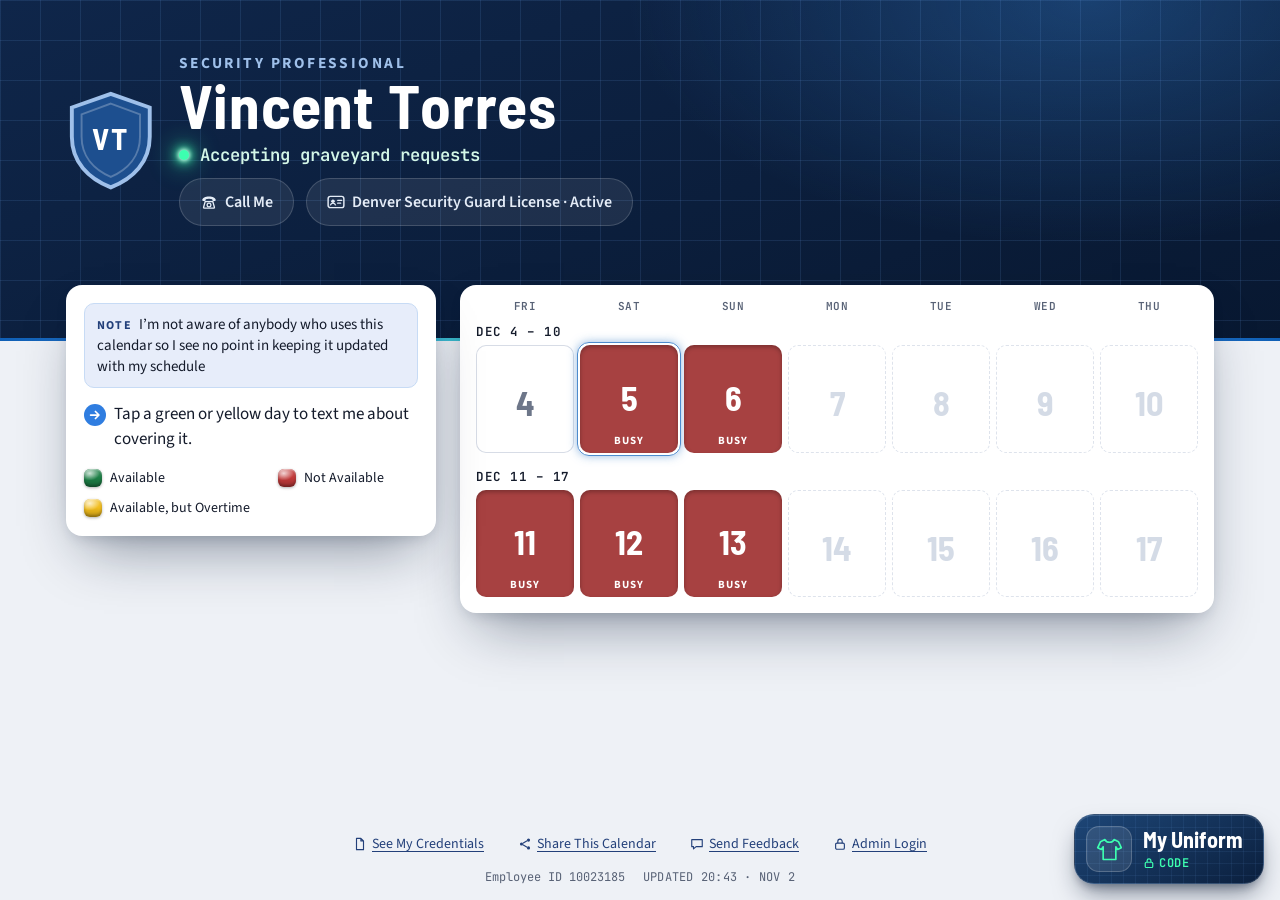
<file: index.html>
<!doctype html>
<html lang="en">
<head>
<meta charset="utf-8">
<meta name="viewport" content="width=device-width, initial-scale=1, viewport-fit=cover">
<title>Shift Availability</title>
<meta name="description" content="Green days I can cover. Tap one to text me.">
<meta name="robots" content="noindex, nofollow">
<meta property="og:title" content="Shift Availability">
<meta property="og:description" content="Green days I can cover. Tap one to text me.">
<meta property="og:type" content="website">
<!-- The tab icon: his badge's shield (Oct 15 audit; without one, every visit asked for a missing favicon.ico). -->
<link rel="icon" href="data:image/svg+xml,%3Csvg xmlns='http://www.w3.org/2000/svg' viewBox='0 0 46 52'%3E%3Cpath d='M23 2 43 9v15c0 13-8.5 21.5-20 26C11.5 45.5 3 37 3 24V9z' fill='%231d4f8f' stroke='%239fc0ea' stroke-width='3'/%3E%3C/svg%3E">
<meta name="theme-color" content="#0f264a" media="(prefers-color-scheme: light)">
<meta name="theme-color" content="#081428" media="(prefers-color-scheme: dark)">
<!-- The opening: the page stays out of sight until the calendar is in, then breathes in. Skipped for reduced motion.
     First in line, so it never waits for a stylesheet. -->
<script>try { if (window.matchMedia && matchMedia("(prefers-reduced-motion: no-preference)").matches) document.documentElement.classList.add("intro"); } catch (e) { /* show at once */ }</script>
<!-- A My Uniform link's code leaves the address bar at once (before anything else loads, and even if app.js never
     does): it waits in this tab's session for app.js (see takeUniformLink there). -->
<script>try { if (/^#uniform(?![A-Za-z0-9])/i.test(location.hash)) { sessionStorage.setItem("sa.uniformLink", location.hash); history.replaceState(history.state, "", location.pathname + location.search); } } catch (e) { /* app.js takes it */ }</script>
<link rel="preconnect" href="https://fonts.googleapis.com">
<link rel="preconnect" href="https://fonts.gstatic.com" crossorigin>
<!-- The fonts load without holding up the page: a slow or stuck font server never leaves it blank (it shows in the
     fallback fonts until they're in). -->
<link rel="stylesheet" href="https://fonts.googleapis.com/css2?family=Source+Sans+3:wght@400;600;700&family=Barlow+Semi+Condensed:wght@600;700&family=JetBrains+Mono:wght@400;600;800&family=Caveat:wght@500;700&display=swap" media="print" onload="this.media='all'">
<noscript><link rel="stylesheet" href="https://fonts.googleapis.com/css2?family=Source+Sans+3:wght@400;600;700&family=Barlow+Semi+Condensed:wght@600;700&family=JetBrains+Mono:wght@400;600;800&family=Caveat:wght@500;700&display=swap"></noscript>
<link rel="stylesheet" href="app.css?v=86">
</head>
<body>
<main class="page">
  <header class="top">
    <div class="hero">
      <div class="fx grid" aria-hidden="true"></div>
      <div class="fx ripple" aria-hidden="true"></div>
      <div class="badge-row">
        <span class="badge" id="badge" hidden>
          <svg class="shield" id="shield" viewBox="0 0 46 52" aria-hidden="true" hidden>
            <defs>
              <clipPath id="shieldClip"><path d="M23 2 43 9v15c0 13-8.5 21.5-20 26C11.5 45.5 3 37 3 24V9z"/></clipPath>
              <linearGradient id="glintFill" x1="0" x2="1"><stop offset="0" stop-color="#fff" stop-opacity="0"/><stop offset=".5" stop-color="#fff" stop-opacity=".85"/><stop offset="1" stop-color="#fff" stop-opacity="0"/></linearGradient>
            </defs>
            <path d="M23 2 43 9v15c0 13-8.5 21.5-20 26C11.5 45.5 3 37 3 24V9z" fill="#1d4f8f" stroke="#9fc0ea" stroke-width="2"/>
            <path d="M23 7 38 12.5V24c0 10-6.3 16.8-15 20.6C14.3 40.8 8 34 8 24V12.5z" fill="none" stroke="rgba(255,255,255,.25)" stroke-width="1"/>
            <text id="shieldText" x="23" y="31" text-anchor="middle"></text>
            <g clip-path="url(#shieldClip)"><rect class="glint" x="-24" y="-6" width="16" height="64" fill="url(#glintFill)"/></g>
          </svg>
          <span class="burst" aria-hidden="true"><span class="glow"></span><span class="ring"></span><span class="star"></span><span class="star s2"></span></span>
        </span>
        <div class="who">
          <p class="eyebrow">Security Professional</p>
          <h1 id="title">Shift Availability</h1>
        </div>
      </div>
      <p class="accepting" id="accepting" hidden><span class="live-dot" aria-hidden="true"></span><span class="sr" id="acceptingText"></span><span class="typed" aria-hidden="true"><span id="acceptingTyped"></span><span class="type-cursor"></span><span class="untyped" id="acceptingRest"></span></span></p>
      <div class="hchips" id="heroChips" hidden>
        <button type="button" class="hchip" id="heroCallBtn" aria-expanded="false" aria-controls="heroCall" hidden><svg class="ph" viewBox="0 0 16 16" aria-hidden="true"><path d="M2 6.2C2 4.4 4.7 3 8 3s6 1.4 6 3.2c0 .5-.4.8-.9.8h-1.5c-.4 0-.7-.3-.7-.7V5.6C10.2 5.2 9.2 5 8 5s-2.2.2-2.9.6v.7c0 .4-.3.7-.7.7H2.9c-.5 0-.9-.3-.9-.8z" fill="currentColor"/><path d="M4.6 7.6h6.8l1.4 5.1c.1.4-.2.8-.6.8H3.8c-.4 0-.7-.4-.6-.8z" fill="none" stroke="currentColor" stroke-width="1.2"/><circle cx="8" cy="10.6" r="1.7" fill="none" stroke="currentColor" stroke-width="1.1"/></svg>Call Me</button>
        <button type="button" class="hchip" id="heroLicBtn" aria-expanded="false" aria-controls="heroLic" hidden><svg class="idc" viewBox="0 0 16 16" aria-hidden="true"><rect x="1" y="3" width="14" height="10" rx="2" fill="none" stroke="currentColor" stroke-width="1.3"/><circle cx="5.3" cy="7.3" r="1.6" fill="currentColor"/><path d="M2.9 11c.4-1.3 1.3-2 2.4-2s2 .7 2.4 2" fill="none" stroke="currentColor" stroke-width="1.2"/><path d="M9.5 6.5h3.6M9.5 9h2.6" stroke="currentColor" stroke-width="1.2" stroke-linecap="round"/></svg><span id="heroLicText"></span></button>
      </div>
      <div class="hero-box" id="heroCall" hidden>
        <p class="hb-lead" id="heroCallLead"></p>
        <p id="heroCallRest"></p>
        <button type="button" class="hb-btn pick-btn" id="pickDay"><svg viewBox="0 0 20 20" aria-hidden="true"><rect x="2.5" y="4" width="15" height="13.5" rx="2.5" fill="none" stroke="currentColor" stroke-width="1.8"/><path d="M2.5 8.5h15M6.5 2v3.5M13.5 2v3.5" stroke="currentColor" stroke-width="1.8" stroke-linecap="round"/><circle cx="10" cy="12.8" r="1.6" fill="currentColor"/></svg><span>Pick a Day</span><svg class="pick-arrow" viewBox="0 0 20 20" aria-hidden="true"><path d="M8 5l5 5-5 5" fill="none" stroke="currentColor" stroke-width="2.2" stroke-linecap="round" stroke-linejoin="round"/></svg></button>
      </div>
      <div class="hero-box" id="heroLic" hidden>
        <dl class="lic-rows" id="heroLicRows"></dl>
      </div>
    </div>
    <div class="stripe" aria-hidden="true"><span class="spark"></span></div>
    <aside class="note-box" id="noteBox" hidden></aside>
    <p class="lede"><span class="nudge" aria-hidden="true"><svg viewBox="0 0 16 16"><path d="M3 8h9M8.5 4 12.5 8l-4 4" fill="none" stroke="currentColor" stroke-width="2" stroke-linecap="round" stroke-linejoin="round"/></svg></span><span>Tap a green or yellow day to text me about covering it.</span></p>
    <p class="error" id="loadErr" hidden>Couldn't load the latest calendar. Check your connection and refresh.</p>
  </header>

  <section class="owner-banner" id="ownerBanner" hidden>
    <p id="ownerHints"></p>
  </section>

  <section class="key" aria-label="Color key">
    <ul class="legend">
      <li><span class="sw open"></span>Available</li>
      <li><span class="sw ot"></span>Available, but Overtime</li>
      <li><span class="sw busy"></span>Not Available</li>
    </ul>
  </section>

  <section class="cal" aria-label="Calendar">
    <div class="dow" id="dow" aria-hidden="true"></div>
    <div id="weeks" class="weeks"><p class="loading">Loading calendar…<span class="load-late"> Still loading. If the calendar doesn't show soon, check your connection and refresh.</span><span class="load-fail"> Couldn't load the latest calendar. Check your connection and refresh.</span></p></div>
  </section>

  <footer class="foot">
    <div class="foot-row">
      <a class="linkish" id="credLink" href="credentials.pdf" target="_blank" rel="noopener" hidden><svg class="ficon" viewBox="0 0 16 16" aria-hidden="true"><path d="M4 1.5h5l3 3v10H4z M9 1.5v3h3" fill="none" stroke="currentColor" stroke-width="1.3" stroke-linejoin="round"/></svg>See My Credentials</a>
      <button type="button" class="linkish" id="shareBtn"><svg class="ficon" viewBox="0 0 16 16" aria-hidden="true"><circle cx="4" cy="8" r="1.8" fill="currentColor"/><circle cx="12" cy="3.5" r="1.8" fill="currentColor"/><circle cx="12" cy="12.5" r="1.8" fill="currentColor"/><path d="M5.6 7.1 10.4 4.4M5.6 8.9l4.8 2.7" stroke="currentColor" stroke-width="1.3"/></svg>Share This Calendar</button>
    </div>
    <div class="foot-row">
      <button type="button" class="linkish" id="feedbackLink" hidden><svg class="ficon" viewBox="0 0 16 16" aria-hidden="true"><path d="M2 3h12v8H7l-3 2.5V11H2z" fill="none" stroke="currentColor" stroke-width="1.3" stroke-linejoin="round"/></svg>Send Feedback</button>
      <button type="button" class="linkish" id="ownerLink"><svg class="ficon" viewBox="0 0 16 16" aria-hidden="true"><rect x="3" y="7" width="10" height="7" rx="1.5" fill="none" stroke="currentColor" stroke-width="1.3"/><path d="M5.5 7V5a2.5 2.5 0 0 1 5 0v2" fill="none" stroke="currentColor" stroke-width="1.3"/></svg>Admin Login</button>
    </div>
    <div class="foot-meta">
      <p class="empid" id="empId" hidden>Employee ID <span id="empIdValue"></span></p>
      <p class="empid" id="updated" hidden></p>
    </div>
  </footer>
</main>

<!-- Supervisors: My Uniform. The corner button, then a full-screen view over the page in three steps: the code from
     his text, the clothes to pick, and the mannequin wearing them with the text to send. -->
<button type="button" class="ufab" id="uniformBtn" aria-label="My Uniform" hidden><span class="u-ic" aria-hidden="true"><svg viewBox="0 0 32 32"><path d="M11 5 6 7.5 3 14l4 2 2-3V27h14V13l2 3 4-2-3-6.5L21 5c-1 2-3 3-5 3s-4-1-5-3z" fill="none" stroke="currentColor" stroke-width="1.8" stroke-linejoin="round"/></svg></span><b>My Uniform</b><span class="u-lock"><svg viewBox="0 0 16 16" aria-hidden="true"><rect x="3" y="7" width="10" height="7" rx="1.5" fill="none" stroke="currentColor" stroke-width="1.6"/><path d="M5.5 7V5a2.5 2.5 0 0 1 5 0v2" fill="none" stroke="currentColor" stroke-width="1.6"/></svg>Code</span></button>
<section class="uni" id="uniform" aria-label="My Uniform" hidden>
  <div class="u-code" id="uCode" hidden>
    <div class="u-hero">
      <button type="button" class="u-pill u-cal"><span aria-hidden="true">‹ </span><span class="sr">Back to the </span>Calendar</button>
      <div class="u-mid">
        <div class="u-row1">
          <span class="u-ic" aria-hidden="true"><svg viewBox="0 0 32 32"><path d="M11 5 6 7.5 3 14l4 2 2-3V27h14V13l2 3 4-2-3-6.5L21 5c-1 2-3 3-5 3s-4-1-5-3z" fill="none" stroke="currentColor" stroke-width="1.8" stroke-linejoin="round"/></svg></span>
          <div><p class="u-kick u-who"></p><h2 tabindex="-1">My Uniform</h2></div>
        </div>
        <p class="u-lead">Booked a shift with me? Pick what you'd like me to wear.</p>
      </div>
    </div>
    <div class="u-stripe" aria-hidden="true"></div>
    <form class="u-codecard" id="uCodeForm" novalidate autocomplete="off">
      <label class="u-lock" for="uCodeIn"><svg viewBox="0 0 16 16" aria-hidden="true"><rect x="3" y="7" width="10" height="7" rx="1.5" fill="none" stroke="currentColor" stroke-width="1.6"/><path d="M5.5 7V5a2.5 2.5 0 0 1 5 0v2" fill="none" stroke="currentColor" stroke-width="1.6"/></svg>Code from my text</label>
      <input type="text" class="u-codein" id="uCodeIn" maxlength="8" inputmode="text" autocomplete="one-time-code" autocapitalize="characters" autocorrect="off" spellcheck="false" placeholder="····" aria-describedby="uCodeErr">
      <p class="u-err" id="uCodeErr" role="alert"></p>
      <button type="submit" class="btn go wide" id="uOpen">Open</button>
    </form>
    <div class="u-below" aria-hidden="true"></div>
  </div>
  <div class="u-sheet u-pick" id="uPick" hidden>
    <button type="button" class="u-pill u-cal"><span aria-hidden="true">‹ </span><span class="sr">Back to the </span>Calendar</button>
    <div class="u-head"><p class="u-kick u-who"></p><h2 tabindex="-1">My Uniform</h2></div>
    <div class="u-rows" id="uRows"></div>
    <p class="u-lbl" id="uPicksLabel">Your picks</p>
    <div class="u-picks" id="uPicks" role="group" aria-labelledby="uPicksLabel"></div>
    <p class="u-need" id="uNeed" hidden></p>
    <button type="button" class="btn go wide" id="uSeeBtn" disabled>See It On the Mannequin</button>
    <p class="sr" id="uSaid" role="status"></p>
  </div>
  <div class="u-sheet u-see" id="uSee" hidden>
    <button type="button" class="u-pill" id="uChange"><span aria-hidden="true">‹ </span>Change Outfit</button>
    <div class="u-head"><p class="u-kick">My Uniform</p><h2 tabindex="-1">Your Pick</h2></div>
    <div class="u-stage"><div class="u-frame" id="uFrame" role="img"></div></div>
    <div class="u-out">
      <p class="u-lbl">Your text</p>
      <p class="u-text" id="uText"></p>
      <div id="uSend"></div>
    </div>
  </div>
</section>

<!-- Owner toolbar -->
<nav class="toolbar" id="toolbar" hidden aria-label="Editing tools">
  <button type="button" class="btn ghost wide preview-btn" id="previewBtn">See What Supervisors See</button>
  <div class="actions">
    <button type="button" class="btn ghost" id="importBtn">Add Schedule</button>
    <button type="button" class="btn ghost" id="settingsBtn">Settings</button>
    <button type="button" class="btn primary" id="saveBtn" disabled>No Changes</button>
  </div>
</nav>

<!-- Owner: previewing the supervisor view -->
<div class="preview-bar" id="previewBar" hidden>
  <span>This is what supervisors see.</span>
  <button type="button" class="btn primary sm" id="previewExit">Back to Editing</button>
</div>

<!-- Supervisor: a day's details -->
<dialog class="sheet" id="daySheet" aria-labelledby="dayTitle">
  <form method="dialog" class="sheet-in">
    <div class="sheet-head">
      <button type="button" class="back" id="dayBack" hidden><svg viewBox="0 0 16 16" aria-hidden="true"><path d="M10 3 5 8l5 5" fill="none" stroke="currentColor" stroke-width="2" stroke-linecap="round" stroke-linejoin="round"/></svg>Back</button>
      <div class="sheet-title">
        <p class="eyebrow" id="dayKicker"></p>
        <h2 id="dayTitle"></h2>
      </div>
      <button class="x" value="close" aria-label="Close">×</button>
    </div>
    <div id="dayBody"></div>
  </form>
</dialog>

<!-- Supervisor: a shift starting soon. Asks for a call before texting. -->
<dialog class="sheet" id="callSheet" aria-labelledby="callTitle" aria-describedby="callText">
  <form method="dialog" class="sheet-in">
    <div class="sheet-head">
      <h2 id="callTitle">Please Call</h2>
      <button class="x" value="close" aria-label="Close">×</button>
    </div>
    <p id="callText"></p>
    <p class="call-number" id="callNumber" tabindex="-1" hidden><b id="callNumberValue"></b><span class="muted small">Call from your phone.</span></p>
    <div class="pot-btns">
      <a class="btn primary" id="callMe">Call Me</a>
      <button type="button" class="btn primary" id="callShow">Call Me</button>
      <a class="btn ghost" id="textAnywayLink">Text Anyway</a>
      <button type="button" class="btn ghost" id="textAnyway">Text Anyway</button>
    </div>
  </form>
</dialog>

<!-- Anyone: share the link -->
<dialog class="sheet" id="shareSheet" aria-labelledby="shareTitle">
  <form method="dialog" class="sheet-in">
    <div class="sheet-head">
      <h2 id="shareTitle">Share This Calendar</h2>
      <button class="x" value="close" aria-label="Close">×</button>
    </div>
    <label class="field"><span class="label">Link</span>
      <input type="text" id="shareUrl" readonly></label>
    <div class="row-btns">
      <button type="button" class="btn primary" id="shareCopy">Copy Link</button>
      <button type="button" class="btn ghost" id="shareNative" hidden>Share…</button>
    </div>
    <div class="qr" id="shareQr" hidden>
      <div class="qr-code" aria-hidden="true"></div>
      <p class="small">Or scan this code with a phone's camera.</p>
    </div>
  </form>
</dialog>

<!-- Anyone: feedback, from bugs to ideas -->
<dialog class="sheet" id="feedbackSheet" aria-labelledby="feedbackTitle">
  <form method="dialog" class="sheet-in" id="feedbackForm" novalidate>
    <div class="sheet-head">
      <div>
        <p class="eyebrow">Send Feedback</p>
        <h2 id="feedbackTitle">Help Me Improve This Page</h2>
      </div>
      <button class="x" value="close" aria-label="Close">×</button>
    </div>
    <div class="stack" id="fbFields">
      <p>Something confusing, missing, or broken? Tell me. I read every message.</p>
      <fieldset class="fb-kind" id="fbKind">
        <legend class="label">What's it about? (optional)</legend>
        <label><input type="radio" name="fbKind" value="broken"><span>Something's broken</span></label>
        <label><input type="radio" name="fbKind" value="confusing"><span>Something's confusing</span></label>
        <label><input type="radio" name="fbKind" value="idea"><span>I have an idea</span></label>
      </fieldset>
      <label class="field"><span class="label" id="fbMsgLabel">Your message</span>
        <textarea id="fbMsg" rows="5" maxlength="2000"></textarea></label>
      <label class="field"><span class="label">Your name (optional)</span>
        <input type="text" id="fbName" maxlength="60" autocomplete="name"></label>
      <label class="field"><span class="label">Email or phone, if you'd like a reply (optional)</span>
        <input type="text" id="fbContact" maxlength="80" autocomplete="email" autocapitalize="off" spellcheck="false"></label>
      <label class="hp" aria-hidden="true">Leave this empty <input type="text" id="fbHoney" tabindex="-1" autocomplete="off"></label>
      <p class="muted small">Your device and browser type are included, to help fix bugs.</p>
      <p class="error" id="fbError" role="alert" hidden></p>
      <button type="submit" class="btn primary wide" id="fbSend">Send Feedback</button>
    </div>
    <div class="stack" id="fbDone" hidden>
      <p class="status-line" role="status">Thanks! Your feedback was sent.</p>
      <button type="button" class="btn primary wide" id="fbClose">Close</button>
    </div>
  </form>
</dialog>

<!-- Owner: edit a day -->
<dialog class="sheet" id="editSheet" aria-labelledby="editTitle">
  <form method="dialog" class="sheet-in" id="editForm" novalidate autocomplete="off">
    <div class="sheet-head">
      <div>
        <p class="eyebrow">Edit Day</p>
        <h2 id="editTitle"></h2>
      </div>
      <button class="x" value="close" aria-label="Close">×</button>
    </div>
    <div id="editShifts" class="stack">
      <span class="label">Shifts I'm working</span>
      <div id="shiftRows" class="stack"></div>
      <button type="button" class="btn ghost wide" id="addShift">+ Add Shift</button>
    </div>
    <div id="editNote" class="stack">
      <span class="label">Note for this day</span>
      <label class="sticky" for="workNote">
        <textarea id="workNote" maxlength="100" rows="3" placeholder="Note to self, like the site name" aria-label="Note for this day (only you see it)"></textarea>
        <span class="sticky-foot" aria-hidden="true">Only you see this</span></label>
    </div>
    <div id="editPicks" class="stack">
      <span class="label">Shifts supervisors can request</span>
      <p class="muted small">Leave a shift unchecked to follow your schedule.</p>
      <div id="pickRows" class="stack"></div>
    </div>
    <p class="muted small" id="editRuleNote" hidden></p>
    <p class="muted small" id="editWeek"></p>
    <button class="btn primary wide" value="done">Done</button>
  </form>
</dialog>

<!-- Owner: paste a schedule -->
<dialog class="sheet" id="importSheet" aria-labelledby="importTitle">
  <form method="dialog" class="sheet-in" id="importForm">
    <div class="sheet-head">
      <div>
        <p class="eyebrow">Add Schedule</p>
        <h2 id="importTitle">Paste Your Schedule</h2>
      </div>
      <button class="x" value="close" aria-label="Close">×</button>
    </div>
    <p>One line per day or date range. Lines further down win if two lines cover the same day.</p>
    <details class="help" id="importHelp">
      <summary>How to Write Each Line</summary>
      <pre class="example">Fri 10/9 2300-0700 "Site B"
Sat 10/10 2300-0700 "Site B"
Sun 10/11 no shift
Mon 10/12 2200-0600 "Site C, Gate 2"
Tue 10/13 no shift
Wed 10/14 busy
Thu 10/15 2300-0700</pre>
      <ul class="rules">
        <li><b>One line per day:</b> day name (optional), date, then the shift. The day name is checked against the date, which catches typos.</li>
        <li><b>Working:</b> start-end in 24-hour time, like <i>2300-0700</i>. A shift that ends after midnight still goes on the day it starts. Paid hours come from the times. If a break isn't paid, add the paid hours at the end, like <i>7.5h</i>.</li>
        <li><b>Not scheduled:</b> <i>no shift</i>. The day turns green, or yellow if picking up a shift would mean any overtime.</li>
        <li><b>Don't want to work:</b> <i>busy</i> (red). <i>off</i> alone is flagged because it could mean either.</li>
        <li><b>Notes go in quotes:</b> <i>2300-0700 "Site B"</i>. Anything in quotes is a private note and is never read as a time or a word like open or clear. To quote something inside a note, use single quotes: <i>"Sgt said 'call me'"</i>. Any other word the site doesn't recognize is flagged.</li>
        <li><b>Every-week days</b> from Settings stay red unless a line here says otherwise for that date. <i>clear</i> puts a date back to its every-week setting.</li>
        <li><b>Also works:</b> 10/7, Oct 7, 2026-10-07, ranges (10/12-10/14 no shift), lists (10/9, 10/10 2300-0700), 23:00-07:00 or 11pm-7am, <i>clear</i> to make a day gray again.</li>
        <li><b>Pick days in a range</b> with day names right after the dates: <i>10/12-10/25 Mon-Fri 2300-0700</i>, <i>Mon Wed Fri</i>, <i>M/W/F</i>, <i>TTh</i>, <i>weekdays</i> or <i>weekends</i>.</li>
        <li><b>If a line could mean two things</b>, it's listed with the reason instead of guessed. Reword it and it'll be added.</li>
      </ul>
    </details>
    <label class="field"><span class="field-head"><span class="label">Your schedule</span><button type="button" class="linkish" id="importPaste" hidden>Paste</button></span>
      <textarea id="importText" rows="7" spellcheck="false" autocapitalize="off" autocomplete="off" placeholder="Fri 10/9 2300-0700&#10;Sat 10/10 no shift&#10;Sun 10/11 2300-0700"></textarea></label>
    <div id="importPreview" class="preview" aria-live="polite"></div>
    <div id="gapBox" hidden></div>
    <button type="button" class="btn primary wide" id="importApply" disabled>Add to Calendar</button>
  </form>
</dialog>

<!-- Review Schedule (Oct 20): Add to Calendar opens it over Add Schedule. Every day the schedule covers: the same ones
     green with a check, every change with Deny (X) and Change (a check). Save unlocks once every change is answered. -->
<dialog class="sheet" id="reviewSheet" aria-labelledby="reviewTitle">
  <div class="sheet-in review-in">
    <div class="sheet-head">
      <div>
        <p class="eyebrow">Add Schedule</p>
        <h2 id="reviewTitle">Review Schedule</h2>
      </div>
      <button type="button" class="x" id="rvClose" aria-label="Close">×</button>
    </div>
    <p class="pv-sum" id="rvSum" aria-live="polite"></p>
    <section class="rv-fold" id="rvMissFold" hidden>
      <button type="button" class="fold-head rv-fold-head" aria-expanded="false" aria-controls="rvMissFoldBody">
        <span class="rv-fold-ic miss" aria-hidden="true">!</span><span class="fold-name">Missing from the Schedule<span class="rv-count"></span></span><i class="fold-chev" aria-hidden="true"></i>
      </button>
      <div class="rv-fold-body" id="rvMissFoldBody" hidden>
        <p class="muted small rv-miss-why" id="rvMissWhy"></p>
        <ul class="rv-list" id="rvMiss"></ul>
      </div>
    </section>
    <section class="rv-fold" id="rvChangeFold" hidden>
      <button type="button" class="fold-head rv-fold-head" aria-expanded="false" aria-controls="rvChangeFoldBody">
        <span class="rv-fold-ic change" aria-hidden="true">⇄</span><span class="fold-name">Changes<span class="rv-count"></span></span><i class="fold-chev" aria-hidden="true"></i>
      </button>
      <div class="rv-fold-body" id="rvChangeFoldBody" hidden>
        <div class="rv-sec-head"><button type="button" class="linkish" id="rvAll">Approve All</button></div>
        <ul class="rv-list" id="rvChanges"></ul>
      </div>
    </section>
    <section class="rv-fold" id="rvSameFold" hidden>
      <button type="button" class="fold-head rv-fold-head" aria-expanded="false" aria-controls="rvSameFoldBody">
        <span class="rv-fold-ic same" aria-hidden="true">✓</span><span class="fold-name">Same as Your Calendar<span class="rv-count"></span></span><i class="fold-chev" aria-hidden="true"></i>
      </button>
      <div class="rv-fold-body" id="rvSameFoldBody" hidden>
        <ul class="rv-list" id="rvSame"></ul>
      </div>
    </section>
    <div class="rv-foot">
      <button type="button" class="btn primary wide" id="rvSave" disabled>Save</button>
      <p class="muted small" id="rvHint"></p>
    </div>
  </div>
</dialog>

<!-- Owner: settings -->
<dialog class="sheet" id="settingsSheet" aria-labelledby="settingsTitle">
  <form method="dialog" class="sheet-in" id="settingsForm" novalidate autocomplete="off">
    <div class="sheet-head">
      <div>
        <p class="eyebrow">Settings</p>
        <h2 id="settingsTitle">Your Calendar</h2>
      </div>
      <div class="view-pick" role="group" aria-label="How Settings are shown">
        <button type="button" class="vp" data-view="tiles" aria-pressed="true" aria-label="Tile view" title="Tile view"><svg viewBox="0 0 20 20" aria-hidden="true"><rect x="3" y="3" width="6" height="6" rx="1.5" fill="currentColor"/><rect x="11" y="3" width="6" height="6" rx="1.5" fill="currentColor"/><rect x="3" y="11" width="6" height="6" rx="1.5" fill="currentColor"/><rect x="11" y="11" width="6" height="6" rx="1.5" fill="currentColor"/></svg></button>
        <button type="button" class="vp" data-view="list" aria-pressed="false" aria-label="List view" title="List view"><svg viewBox="0 0 20 20" aria-hidden="true"><path d="M3 5h14M3 10h14M3 15h14" stroke="currentColor" stroke-width="2" stroke-linecap="round" fill="none"/></svg></button>
      </div>
      <button class="x" value="close" aria-label="Close">×</button>
    </div>

    <div class="group" data-fold="My Info" data-sec="info">
      <label class="field"><span class="label">Your name (shown at the top; texts greet your first name)</span>
        <input type="text" id="setName" maxlength="40" autocomplete="name"></label>
      <div class="two">
        <label class="field"><span class="label">Employee ID (shown at the bottom)</span>
          <input type="text" id="setEmpId" maxlength="20" autocomplete="off" inputmode="text"></label>
        <label class="field"><span class="label">Cell number (texts come here)</span>
          <input type="tel" id="setPhone" maxlength="20" autocomplete="tel" placeholder="(555) 123-4567"></label>
      </div>
    </div>

    <div class="group" data-fold="Shifts I Offer on Days Off" data-sec="offer">
      <span class="label">Shifts I'll usually pick up (supervisors see these names, no times)</span>
      <div class="checks" id="setWilling"></div>
    </div>

    <div class="group" data-fold="Status Light" data-sec="status">
      <div class="status-mock">
        <p class="accepting" id="statusMock"><button type="button" class="live-dot" id="mockDot" aria-label="Status light color. Tap to change it."></button>
          <input type="text" id="setStatus" maxlength="60" autocomplete="off" placeholder="Tap to write your status" aria-label="Status line by the light"></p>
      </div>
      <p class="muted small">Tap the light to change its color. Tap the words to change them. Leave them empty to hide the line.</p>
      <select id="setLed" hidden aria-hidden="true" tabindex="-1"><option value="green">Green</option><option value="yellow">Yellow</option><option value="red">Red</option></select>
    </div>

    <div class="group" data-fold="Permanent Weekly Hours" data-sec="weekly">
      <span class="label">Every Week (red until you turn it off)</span>
      <p class="muted small">Check the days you work, or are busy, every single week. Days you work count toward your weekly hours, so days near overtime still turn yellow. To change just one date, like a holiday, tap that day on the calendar. Changes here count from today: days already past this pay week keep what they were. Supervisors only see red, never your times.</p>
      <div class="wk" id="setWeekly"></div>
    </div>

    <div class="group" data-fold="Notes to Supervisors" data-sec="notes">
      <span class="label" id="notesLabel">Notes to supervisors (optional)</span>
      <div class="note-tabs">
        <div class="note-tablist" role="tablist" id="noteTabs" aria-labelledby="notesLabel"></div>
        <button type="button" class="note-tab add" id="noteAdd">+ Add Note</button>
      </div>
      <p class="muted small" id="noteNone" hidden>No notes. Tap + Add Note to write one.</p>
      <div class="stack note-edit" id="noteEdit" role="tabpanel">
        <p class="note-auto" id="noteAuto" hidden>Added because Graveyard is checked under the shifts you pick up. Uncheck Graveyard and this note goes away; check it again and it comes back.</p>
        <div class="field">
          <label class="label" for="setNoteText" id="noteTextLabel">Note 1 text</label>
          <textarea id="setNoteText" rows="2" maxlength="140" aria-describedby="noteCount"></textarea>
          <span class="note-count" id="noteCount"></span>
        </div>
        <label class="field"><span class="label">Show until <span class="opt">(optional; it hides itself after this date)</span></span>
          <input type="date" id="setNoteUntil"></label>
        <p class="muted small" id="noteExpired" hidden>This date has passed, so supervisors don't see the note. Change or clear the date to show it again.</p>
        <fieldset class="note-where">
          <legend class="label">Show this note on</legend>
          <div class="where-box">
            <label class="switch-row" for="noteFront"><span class="sw-text"><b id="noteFrontL">Front page</b><small id="noteFrontD">In the Note box under the header</small></span>
              <input type="checkbox" class="switch-in" id="noteFront" data-place="front" role="switch" aria-labelledby="noteFrontL" aria-describedby="noteFrontD"><span class="switch" aria-hidden="true"></span></label>
            <label class="switch-row" for="noteDay"><span class="sw-text"><b id="noteDayL">Day window</b><small id="noteDayD">At the top of the window that opens when a day is tapped</small></span>
              <input type="checkbox" class="switch-in" id="noteDay" data-place="day" role="switch" aria-labelledby="noteDayL" aria-describedby="noteDayD"><span class="switch" aria-hidden="true"></span></label>
            <label class="switch-row" for="noteForm"><span class="sw-text"><b id="noteFormL">Customize Text form</b><small id="noteFormD">At the top of the Customize Text First form</small></span>
              <input type="checkbox" class="switch-in" id="noteForm" data-place="form" role="switch" aria-labelledby="noteFormL" aria-describedby="noteFormD"><span class="switch" aria-hidden="true"></span></label>
          </div>
        </fieldset>
        <button type="button" class="btn ghost sm note-del" id="noteDelete">Delete Note 1</button>
      </div>
    </div>

    <div class="group" data-fold="License Button" data-sec="license">
      <span class="label">License (a button at the top of the page; tapping it shows the number and dates)</span>
      <label class="field"><span class="label">License name (leave empty to hide it)</span>
        <input type="text" id="setLicName" maxlength="60" placeholder="e.g. Denver Security Guard License" autocomplete="off"></label>
      <label class="field"><span class="label">License number</span>
        <input type="text" id="setLicNo" maxlength="40" autocomplete="off" spellcheck="false"></label>
      <div class="two">
        <label class="field"><span class="label">Issued</span>
          <input type="date" id="setLicIssued"></label>
        <label class="field"><span class="label">Expires</span>
          <input type="date" id="setLicExpires"></label>
      </div>
      <p class="muted small">The button says Active until the end of the expiration date, then Expired. When you renew, enter the new dates here and tap Save.</p>
    </div>

    <div class="group" id="uniGroup" data-fold="My Uniform" data-sec="uniform">
      <span class="label">My Uniform (a button in the corner of the page: supervisors who booked a shift pick what you wear)</span>
      <label class="label uni-sub" for="setUniCode">Code for My Uniform</label>
      <div class="uni-row">
        <input type="text" id="setUniCode" maxlength="8" autocomplete="off" autocapitalize="characters" autocorrect="off" spellcheck="false" aria-describedby="uniCodeHelp">
        <button type="button" class="btn ghost sm" id="uniNewCode">New Random Code</button>
      </div>
      <p class="error small" id="uniCodeError" role="alert" hidden>Use 4 to 8 letters or numbers. Until it's fixed, the code you had stays.</p>
      <p class="muted small" id="uniCodeHelp">4 to 8 letters or numbers. Text it to a supervisor once you've confirmed their shift. Change it any time; once you tap Save, the old code (and old links) stop working. Leave it empty to turn My Uniform off.</p>
      <p class="small uni-why" id="uniLocked" hidden>The code can't be changed yet: it's kept with your private settings, and your GitHub key can't save those. <button type="button" class="linkish" id="uniKeyHow">Show Me How</button></p>
      <p class="muted small" id="uniLost" hidden>Supervisors' page has a code this device couldn't read. Enter a new one to replace it, or <button type="button" class="linkish" id="uniTurnOff">turn My Uniform off</button>.</p>
      <div class="uni-row" id="uniLinkRow" hidden>
        <button type="button" class="btn primary sm" id="uniCopyLink">Copy Link With Code</button>
        <span class="uni-link" id="uniLink"></span>
      </div>
      <p class="muted small" id="uniLinkWait" hidden>This code and its link work for supervisors once you tap Save.</p>
      <p class="label uni-sub" id="uniItemsLabel">My clothes <span class="opt" id="uniCount"></span></p>
      <div class="uni-items" id="uniItems" role="group" aria-labelledby="uniItemsLabel"></div>
      <p class="muted small">Tap an item to change its drawing, name or fit on the mannequin, or to delete it.</p>
      <p class="muted small" id="uniState"></p>
      <p class="sr" id="uniSaid" role="status"></p>
    </div>

    <div class="group" data-fold="Credentials PDF" data-sec="creds">
      <span class="label">Credentials PDF (anyone with the link can open it)</span>
      <p class="small" id="credStatus">Checking…</p>
      <div class="row-btns">
        <label class="btn ghost sm file-btn" id="credPick"><span id="credPickText">Upload PDF</span><input type="file" id="credFile" accept="application/pdf,.pdf"></label>
        <button type="button" class="btn ghost sm" id="credRemove" hidden>Remove PDF</button>
      </div>
      <p class="muted small">Uploads right away. You don't need to tap Save. The See My Credentials link shows the new file within a minute or two. Replaced and removed files stay in your repository's history on GitHub.</p>
    </div>

    <div class="group" data-fold="Feedback Email" data-sec="feedback">
      <label class="field"><span class="label">Email for feedback</span>
        <input type="text" id="setFeedback" maxlength="120" autocomplete="email" inputmode="email" autocapitalize="off" spellcheck="false" placeholder="you@example.com"></label>
      <p class="error" id="setFeedbackError" hidden></p>
      <p class="muted small">FormSubmit, a free service, forwards feedback here. Tap <b>Send a Test</b> first: FormSubmit emails you an <b>Activate Form</b> link, and messages only arrive after you tap it. What you save here is public, and stays in your calendar's history on GitHub even if you change it later. To keep your email private, paste the random code from FormSubmit's activation email here instead, before you tap Save.</p>
      <div class="row-btns"><button type="button" class="btn ghost sm" id="fbTest">Send a Test</button></div>
      <p class="small" id="fbTestResult" hidden></p>
    </div>

    <div class="group two" data-fold="Pay Period Range &amp; Overtime Limit" data-sec="payweek">
      <label class="field"><span class="label">Pay week ends (at midnight)</span>
        <select id="setWeekEnd">
          <option value="0">Sunday</option><option value="1">Monday</option><option value="2">Tuesday</option>
          <option value="3">Wednesday</option><option value="4">Thursday</option><option value="5">Friday</option>
          <option value="6">Saturday</option>
        </select></label>
      <label class="field"><span class="label">Overtime after (hrs/week)</span>
        <input type="number" id="setOt" min="1" max="80" step="any" inputmode="decimal"></label>
    </div>
    <div class="group" data-fold="Assumed Shift Length &amp; Graveyard Start Time" data-sec="shifttimes">
      <div class="two">
      <label class="field"><span class="label">Usual shift length (hrs)</span>
        <input type="number" id="setPickup" min="1" max="24" step="any" inputmode="decimal"></label>
      <label class="field"><span class="label">Graveyard usually starts</span>
        <select id="setNightStart"><option value="18:00">6:00 PM</option><option value="18:30">6:30 PM</option><option value="19:00">7:00 PM</option><option value="19:30">7:30 PM</option><option value="20:00">8:00 PM</option><option value="20:30">8:30 PM</option><option value="21:00">9:00 PM</option><option value="21:30">9:30 PM</option><option value="22:00">10:00 PM</option><option value="22:30">10:30 PM</option><option value="">11:00 PM</option><option value="23:30">11:30 PM</option><option value="00:00">12:00 AM</option><option value="00:30">12:30 AM</option><option value="01:00">1:00 AM</option></select></label>
      </div>
      <label class="field"><span class="label">Ask supervisors to call when a shift starts within (hrs; 0 = never)</span>
        <input type="number" id="setCallHours" min="0" max="48" step="any" inputmode="decimal"></label>
      <p class="muted small">The Call Me button at the top of the page quotes this number too.</p>
      <p class="muted small" id="otExplain"></p>
    </div>
    <!-- No more P-OT days (Oct 15): these settings are kept, just not shown. -->
    <div class="group" hidden data-fold="P-OT Shifts" data-sec="pot">
      <span class="label">P-OT Shifts (half yellow, half green days)</span>
      <p class="muted small">On a P-OT day, a supervisor who enters the shift's start and end times (under Customize Text First) sees hour by hour which hours would be overtime. Set the start times and the longest shift you'd take on those days. Leave a box empty for no limit. Supervisors can see these two settings.</p>
      <div class="two">
        <label class="field"><span class="label">Start times I'll accept</span>
          <input type="text" id="setPotStart" maxlength="30" placeholder='"1900-0300"' autocomplete="off"></label>
        <label class="field"><span class="label">Longest shift (hrs)</span>
          <input type="number" id="setPotMax" min="1" max="24" step="any" inputmode="decimal"></label>
      </div>
      <p class="error small" id="setPotError" hidden></p>
    </div>

    <div class="group">
      <p class="muted small" id="repoLine"></p>
      <button type="button" class="btn ghost sm" id="signOut">Stop Editing on This Device</button>
    </div>

    <button class="btn primary wide" value="done">Done</button>
  </form>
</dialog>

<!-- Owner: one item of My Uniform. Its category, what it's worn with, the drawing (made with the prompts), its name,
     and where it sits on the mannequin. -->
<dialog class="sheet" id="itemSheet" aria-labelledby="itemTitle">
  <form method="dialog" class="sheet-in" id="itemForm" novalidate autocomplete="off">
    <div class="sheet-head">
      <div>
        <p class="eyebrow">My Uniform</p>
        <h2 id="itemTitle">Add Item</h2>
      </div>
      <button class="x" value="close" aria-label="Close">×</button>
    </div>
    <div class="item-grid">
      <div class="item-col">
        <fieldset class="chip-pick" id="itemCat">
          <legend class="label">Category</legend>
          <label><input type="radio" name="itemCat" value="top"><span>Top</span></label>
          <label><input type="radio" name="itemCat" value="pants"><span>Pants</span></label>
          <label><input type="radio" name="itemCat" value="tie"><span>Tie</span></label>
          <label><input type="radio" name="itemCat" value="blazer"><span>Blazer</span></label>
        </fieldset>
        <div class="where-box" id="itemWith">
          <label class="switch-row" for="itemTie"><span class="sw-text"><b id="itemTieL">Can be worn with a tie</b><small id="itemTieD">Off for polos and anything without a collar</small></span>
            <input type="checkbox" class="switch-in" id="itemTie" role="switch" aria-labelledby="itemTieL" aria-describedby="itemTieD"><span class="switch" aria-hidden="true"></span></label>
          <label class="switch-row" for="itemBlazer"><span class="sw-text"><b id="itemBlazerL">Can be worn with a blazer</b><small id="itemBlazerD">Usually long-sleeve dress shirts only</small></span>
            <input type="checkbox" class="switch-in" id="itemBlazer" role="switch" aria-labelledby="itemBlazerL" aria-describedby="itemBlazerD"><span class="switch" aria-hidden="true"></span></label>
        </div>
        <div class="stack">
          <span class="label">Drawing</span>
          <p class="muted small">Copy the prompt and paste it into a drawing AI with a photo of the item. Then pick the drawing it makes.</p>
          <div class="prompt-btns">
            <button type="button" class="btn primary" id="itemPrompt">Copy Drawing Prompt</button>
            <button type="button" class="btn outline" id="itemPrompt2">Copy Buttoned-Up Prompt</button>
          </div>
          <p class="muted small" id="itemPrompt2Hint">Paste the buttoned-up prompt in the same chat, right after the AI draws the shirt, so it changes only the collar.</p>
          <p class="ok-line small" id="itemCopied" role="status"></p>
          <pre class="prompt-text" id="itemPromptText" tabindex="-1" hidden></pre>
          <div class="uni-row">
            <label class="btn ghost sm file-btn" id="itemPick"><span id="itemPickText">Choose Drawing</span><input type="file" id="itemFile" accept="image/*" aria-describedby="itemFileHelp"></label>
            <span class="small uni-file" id="itemFileName"></span>
          </div>
          <p class="muted small" id="itemFileHelp">Use a drawing with a transparent background (PNG or WebP).</p>
          <div class="stack" id="itemB">
            <span class="label" id="itemBLabel">Buttoned-up version (for a tie) <span class="opt">(optional)</span></span>
            <div class="uni-row">
              <label class="btn ghost sm file-btn" id="itemPick2"><span id="itemPick2Text">Choose Drawing</span><input type="file" id="itemFile2" accept="image/*" aria-labelledby="itemPick2Text itemBLabel"></label>
              <span class="small uni-file" id="itemFile2Name"></span>
              <button type="button" class="linkish" id="itemDrop2" aria-labelledby="itemDrop2 itemBLabel" hidden>Remove It</button>
            </div>
          </div>
          <p class="error small" id="itemFileError" role="alert" hidden></p>
          <p class="muted small" id="itemOpaque" hidden>This drawing has no transparent background, so it covers the mannequin. It still works; a drawing with a transparent background (PNG or WebP) looks best.</p>
        </div>
        <label class="field"><span class="label">Name (supervisors see it, and it's in the text they send you)</span>
          <input type="text" id="itemName" maxlength="60" autocomplete="off"></label>
      </div>
      <div class="item-col item-fit">
        <span class="label" id="itemFitL">Fit on the mannequin</span>
        <div class="u-stage item-stage">
          <div class="u-frame item-frame" id="itemFrame" tabindex="0" role="application" aria-labelledby="itemFitL" aria-describedby="itemFitHelp itemFitOut"></div>
        </div>
        <div class="fit-size">
          <label class="label" for="itemSize">Size</label>
          <input type="range" id="itemSize" min="20" max="300" step="1" aria-describedby="itemSizeOut">
          <output id="itemSizeOut" for="itemSize">100%</output>
          <button type="button" class="btn ghost sm" id="itemReset">Reset</button>
        </div>
        <p class="muted small" id="itemFitOut" aria-live="polite"></p>
        <p class="muted small" id="itemFitHelp">If the drawing sits a little off, drag it into place and resize it, once per item. With a keyboard: the arrow keys move it (with Shift, further).</p>
      </div>
    </div>
    <p class="error" id="itemError" role="alert" hidden></p>
    <div class="item-btns">
      <button type="button" class="btn primary" id="itemSave">Save Item</button>
      <button type="button" class="btn ghost" id="itemCancel">Cancel</button>
      <button type="button" class="btn ghost item-del" id="itemDelete">Delete Item</button>
    </div>
  </form>
</dialog>

<!-- Owner: unlock -->
<dialog class="sheet" id="unlockSheet" aria-labelledby="unlockTitle">
  <form method="dialog" class="sheet-in" id="unlockForm">
    <div class="sheet-head">
      <h2 id="unlockTitle">Admin Login</h2>
      <button class="x" value="close" aria-label="Close">×</button>
    </div>
    <p><a href="https://github.com/settings/personal-access-tokens" target="_blank" rel="noopener">GitHub Fine-Grained Tokens</a></p>
    <label class="field"><span class="label">Token</span>
      <input type="password" id="tokenInput" autocomplete="off" spellcheck="false"></label>
    <p class="error" id="unlockError" hidden></p>
    <div class="stack" id="unlockDraft" hidden>
      <p class="muted small">Changes you hadn't saved are kept on this device. They come back when you connect.</p>
      <button type="button" class="linkish" id="unlockDiscard">Discard Them</button>
    </div>
    <button type="submit" class="btn primary wide" id="unlockBtn" value="connect">Connect</button>
  </form>
</dialog>

<!-- Owner: token needs the Variables permission -->
<dialog class="sheet" id="keySheet" aria-labelledby="keyTitle">
  <form method="dialog" class="sheet-in">
    <div class="sheet-head">
      <div>
        <p class="eyebrow">One More Step</p>
        <h2 id="keyTitle">Keep Your Hours Private</h2>
      </div>
      <button class="x" value="close" aria-label="Close">×</button>
    </div>
    <p>Your times, hours and notes are saved in a private spot in your repository, not in the public calendar file. Your GitHub key needs permission to use it. You don't need to paste the key again.</p>
    <ol class="steps">
      <li>Open <a href="https://github.com/settings/personal-access-tokens" target="_blank" rel="noopener">GitHub → Fine-Grained Tokens</a> and tap <b>Availability calendar</b>.</li>
      <li>Tap <b>Edit</b>. Under Repository access, check that <b class="repo-name">Availability</b> is selected.</li>
      <li>Under Repository permissions, set <b>Variables</b> to <b>Read and write</b> (not Read-only).</li>
      <li>Tap <b>Update</b>, come back here, and tap <b>Try Again</b>.</li>
    </ol>
    <p class="muted small">Until then you can look at your calendar, but you can't change it, so nothing you do here gets lost.</p>
    <div class="row-btns">
      <button class="btn primary" value="retry">Try Again</button>
    </div>
  </form>
</dialog>

<!-- Owner: save conflict -->
<dialog class="sheet" id="conflictSheet" aria-labelledby="conflictTitle">
  <form method="dialog" class="sheet-in">
    <h2 id="conflictTitle">Changed on Another Device</h2>
    <p>Your calendar was saved from somewhere else after you opened it here.</p>
    <p class="muted small"><b>Add My Changes to It</b> keeps both. Where you changed the same day, your change wins. <b>Load the Newer One</b> drops the changes you made here.</p>
    <div class="row-btns">
      <button class="btn ghost" value="reload">Load the Newer One</button>
      <button class="btn primary" value="merge">Add My Changes to It</button>
    </div>
  </form>
</dialog>

<!-- Owner: Review Changes (Oct 15): the unsaved changes as a receipt, each with its own undo, then Save Changes. -->
<dialog class="sheet receipt-sheet" id="receiptSheet" aria-labelledby="receiptTitle">
  <div class="receipt">
    <button type="button" class="x rc-x" aria-label="Close">×</button>
    <p class="rc-shop">Unsaved Changes</p>
    <h2 class="rc-title" id="receiptTitle">Your Calendar</h2>
    <p class="rc-when" id="rcWhen"></p>
    <div class="rc-rule" aria-hidden="true"></div>
    <ul class="rc-lines" id="rcLines"></ul>
    <div class="rc-rule" aria-hidden="true"></div>
    <p class="rc-total"><span>Total changes</span><b id="rcTotal">0</b></p>
    <button type="button" class="btn primary wide rc-save" id="rcSave">Save Changes</button>
    <p class="rc-thanks">Supervisors see your changes a minute or two after you save.</p>
  </div>
</dialog>

<div class="toast" id="toast" role="status" aria-live="polite" hidden></div>

<script src="parser.js?v=86"></script>
<script src="app.js?v=86" onerror="document.documentElement.classList.add('app-failed')"></script>
</body>
</html>
</file>
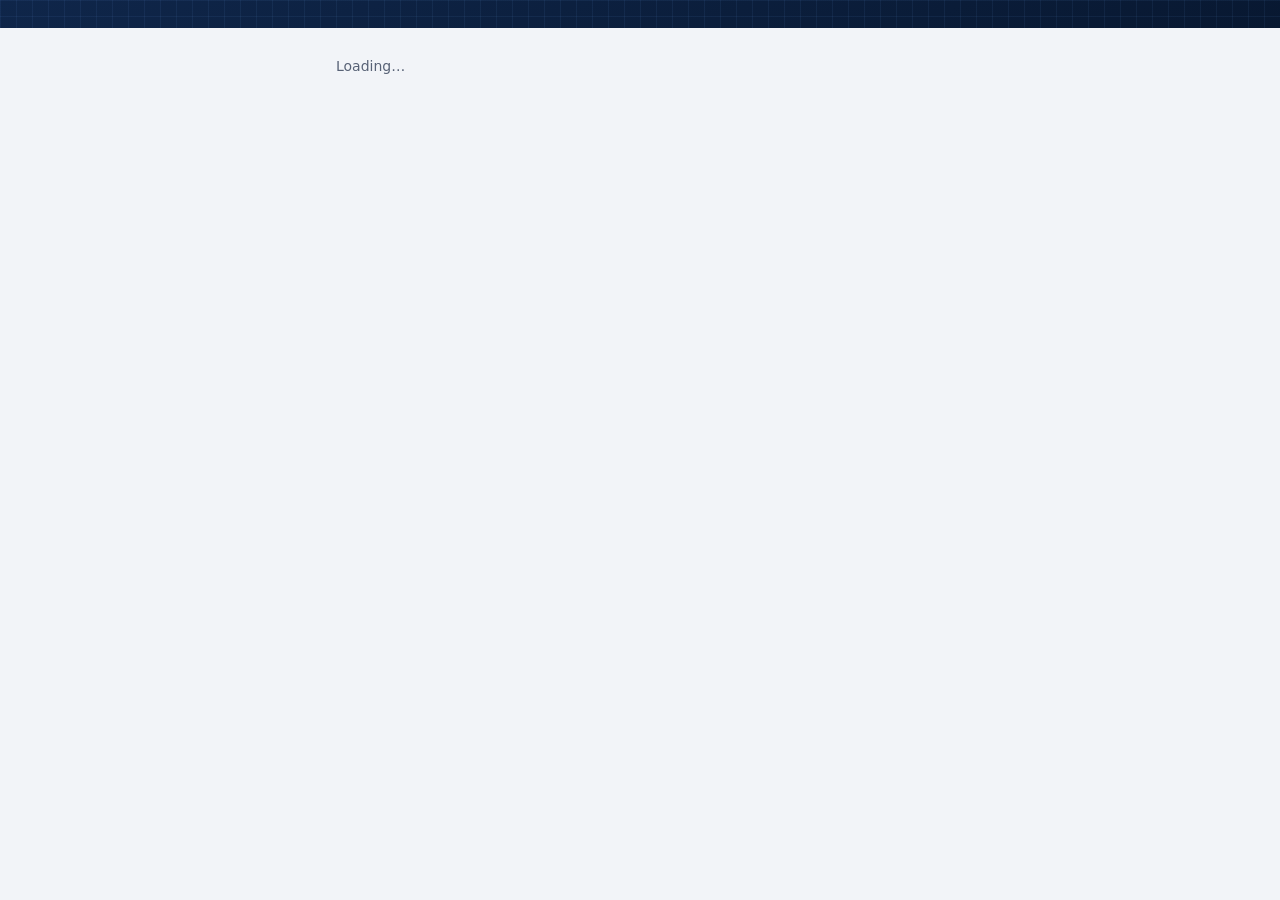
<file: assistant/Review.html>
<!DOCTYPE html>
<html>
<head>
<base target="_top">
<meta charset="utf-8">
<style>
/* The page an alert opens: one text, what was read from it, why, and the reply to approve.
   Also the inbox (recent texts) and My Sites, each from the saved link. */
:root { --bg: #f2f4f8; --fg: #141b2b; --muted: #586276; --line: #dfe5ee; --card: #fff; --navy: #0f264a; --blue: #2f7de0; --green: #1c7f46; --red: #b3261e; }
@media (prefers-color-scheme: dark) { :root { --bg: #10141c; --fg: #e8ecf3; --muted: #9aa5b8; --line: #2a3242; --card: #181e29; } }
* { box-sizing: border-box; }
body { margin: 0; background: var(--bg); color: var(--fg); font: 16px/1.45 -apple-system, system-ui, "Segoe UI", sans-serif; -webkit-text-size-adjust: 100%; }
.head { color: #fff; padding: 14px 16px; display: grid; gap: 6px; padding-top: max(14px, env(safe-area-inset-top));
  background: linear-gradient(rgba(120,180,255,.07) 1px, transparent 1px) 0 0 / 16px 16px, linear-gradient(90deg, rgba(120,180,255,.07) 1px, transparent 1px) 0 0 / 16px 16px, linear-gradient(160deg, #0f264a, #081831); }
.row { display: flex; align-items: center; gap: 8px; flex-wrap: wrap; }
.badge { font: 700 11px ui-monospace, Menlo, monospace; letter-spacing: .05em; text-transform: uppercase; padding: 3px 7px; border-radius: 5px; color: #fff; }
.when { margin-left: auto; font: 600 12px ui-monospace, Menlo, monospace; color: #9fc0ea; }
h1 { margin: 0; font-size: 23px; line-height: 1.15; }
.sub { font-size: 14px; color: #c3d4ec; }
nav { display: flex; gap: 6px; }
nav button { font-family: inherit; font-weight: 600; font-size: 14px; padding: 6px 12px; border-radius: 999px; border: 1px solid rgba(255,255,255,.25); background: transparent; color: #fff; }
nav button[aria-current="page"] { background: #fff; color: var(--navy); }
main { padding: 14px 16px 40px; display: grid; gap: 12px; max-width: 640px; margin: 0 auto; }
.lbl { font-family: inherit; font-weight: 700; font-size: 11.5px; letter-spacing: .08em; text-transform: uppercase; color: var(--muted); }
.bubble { background: #e5e7eb; color: #141b2b; border-radius: 18px 18px 18px 4px; padding: 9px 12px; justify-self: start; max-width: 95%; white-space: pre-wrap; }
.card { background: var(--card); border: 1px solid var(--line); border-radius: 12px; padding: 10px 12px; }
dl.facts { display: grid; grid-template-columns: auto minmax(0, 1fr); gap: 3px 12px; margin: 0; font-size: 14.5px; }
dl.facts dt { color: var(--muted); font-weight: 600; } dl.facts dd { margin: 0; overflow-wrap: anywhere; }
.path { display: grid; gap: 5px; font-size: 14.5px; }
.path div { display: grid; grid-template-columns: 18px minmax(0, 1fr); gap: 6px; }
.ok { color: var(--green); font-weight: 700; } .no { color: var(--red); font-weight: 700; } .end { color: var(--blue); font-weight: 700; }
.final { font-weight: 700; }
textarea { width: 100%; min-height: 92px; font: inherit; color: #fff; background: var(--blue); border: 0; border-radius: 18px 18px 4px 18px; padding: 10px 12px; resize: vertical; }
textarea:focus { outline: 3px solid #9fc0ea; }
.to { font-size: 13px; color: var(--muted); text-align: right; margin-top: -6px; }
.btns { display: grid; grid-template-columns: 1fr 1fr; gap: 8px; }
.btn { display: block; text-align: center; font-family: inherit; font-weight: 700; font-size: 16px; padding: 13px; border-radius: 12px; border: 1.5px solid var(--line); background: var(--card); color: var(--fg); text-decoration: none; cursor: pointer; }
.btn.go { grid-column: 1 / -1; background: var(--green); border-color: var(--green); color: #fff; }
.btn.small { padding: 8px 12px; font-size: 14px; display: inline-block; }
.btn.sms { background: var(--green); border-color: var(--green); color: #fff; }
.done { background: #e7f5ec; color: #14532d; border: 1px solid #b6e0c4; border-radius: 12px; padding: 10px 12px; font-size: 14.5px; }
.warn { background: #fff8e6; color: #5c3d00; border: 1px solid #f0d48a; border-radius: 12px; padding: 10px 12px; font-size: 14.5px; display: grid; gap: 8px; }
.out { display: flex; gap: 6px; flex-wrap: wrap; }
.out button { font-family: inherit; font-weight: 600; font-size: 14px; padding: 7px 11px; border-radius: 999px; border: 1px solid var(--line); background: var(--card); color: var(--fg); }
.out button[aria-pressed="true"] { background: var(--navy); color: #fff; border-color: var(--navy); }
.item { display: grid; gap: 2px; padding: 11px 12px; background: var(--card); border: 1px solid var(--line); border-radius: 12px; text-decoration: none; color: inherit; cursor: pointer; text-align: left; font: inherit; width: 100%; }
.item .t { font-size: 14px; color: var(--muted); overflow: hidden; text-overflow: ellipsis; white-space: nowrap; }
.site { display: grid; grid-template-columns: minmax(0, 1fr) auto; gap: 2px 10px; align-items: center; padding: 11px 12px; background: var(--card); border: 1px solid var(--line); border-radius: 12px; }
.site .a { font-size: 14px; color: var(--muted); }
.site .acts { grid-row: span 3; display: grid; gap: 6px; }
form { display: grid; gap: 8px; }
label { display: grid; gap: 3px; font-size: 14px; font-weight: 600; }
input { font: inherit; padding: 9px 10px; border-radius: 10px; border: 1px solid var(--line); background: var(--card); color: var(--fg); }
.muted { color: var(--muted); font-size: 14px; }
.err { color: var(--red); }
</style>
</head>
<body>
<div class="head" id="head"></div>
<main id="main"><p class="muted">Loading…</p></main>
<script>
var BOOT = <?!= boot ?>;
var COLORS = { top: "#b3261e", urgent: "#1c7f46", special: "#8a5a00", alert: "#8a5a00", accept: "#6b3fa0", ask: "#2f6fb8", network: "#0f6e74", question: "#2f6fb8", decline: "#5d6573", ignore: "#5d6573" };
var auth = { k: BOOT.k, t: BOOT.t };
var view = BOOT.id ? "entry" : BOOT.page === "sites" ? "sites" : "inbox", cur = BOOT.id, entry = null;
function api(fn) {
  var args = [].slice.call(arguments, 1);
  return new Promise(function (ok, no) { var r = google.script.run.withSuccessHandler(ok).withFailureHandler(no); r[fn].apply(r, args); });
}
function esc(s) { return String(s == null ? "" : s).replace(/[&<>"]/g, function (c) { return { "&": "&amp;", "<": "&lt;", ">": "&gt;", '"': "&quot;" }[c]; }); }
var $ = function (id) { return document.getElementById(id); };
function smsHref(phone, body) { var p = String(phone || "").replace(/[^\d+]/g, ""); if (p.length === 10) p = "+1" + p; return "sms:" + p + (body ? "&body=" + encodeURIComponent(body) : ""); }

function head(badge, color, title, sub, when) {
  $("head").innerHTML = (badge ? '<div class="row"><span class="badge" style="background:' + color + '">' + esc(badge) + '</span><span class="when">' + esc(when || "") + "</span></div>" : "") +
    "<h1>" + esc(title) + "</h1>" + (sub ? '<div class="sub">' + esc(sub) + "</div>" : "") +
    (auth.k ? '<nav><button type="button" data-v="inbox"' + (view === "inbox" ? ' aria-current="page"' : "") + '>Inbox</button><button type="button" data-v="sites"' + (view === "sites" ? ' aria-current="page"' : "") + ">My Sites</button></nav>" : "");
}
document.addEventListener("click", function (e) {
  var b = e.target.closest("nav button"); if (b) { view = b.dataset.v; draw(); }
  var it = e.target.closest("[data-open]"); if (it) { view = "entry"; cur = +it.dataset.open; draw(); }
});
function fail(e) { $("main").innerHTML = '<p class="err">' + esc(e && e.message || e) + "</p>"; }

function draw() {
  window.scrollTo(0, 0);
  $("main").onclick = null;
  if (view === "entry") return api("apiEntry", auth, cur).then(drawEntry, fail);
  if (view === "sites") return api("apiSites", auth).then(drawSites, fail);
  return api("apiList", auth).then(drawInbox, fail);
}

// ---------- one text ----------
var FACT_NAMES = { site: "Site", date: "Date", time: "Time", hoursByDay: "Hours by day", calendar: "Your calendar", offers: "Shifts" };
function drawEntry(e) {
  entry = e;
  head(e.label || "Text", COLORS[e.level] || "#5d6573", e.facts && e.facts.summary || "A text", "From " + e.from + (e.allied ? "" : " (not in your Allied contacts)"), e.received);
  var facts = Object.keys(FACT_NAMES).filter(function (k) { return e.info[k]; }).map(function (k) { return "<dt>" + FACT_NAMES[k] + "</dt><dd>" + esc(e.info[k]) + "</dd>"; }).join("");
  var path = e.path.map(function (p) { var m = { ok: "✓", no: "✕", end: "→", skip: "–" }[p[0]] || ""; return '<div class="' + (p[0] === "end" ? "final" : "") + '"><span class="' + p[0] + '">' + m + "</span><span>" + esc(p[1]) + "</span></div>"; }).join("");
  var handled = e.action && e.action !== "";
  var html = '<div class="lbl">Their text</div><div class="bubble">' + esc(e.text) + "</div>" +
    (facts ? '<div class="lbl">What I read</div><div class="card"><dl class="facts">' + facts + "</dl></div>" : "") +
    '<div class="lbl">Why</div><div class="card path">' + path + "</div>" +
    (e.newSite ? '<div class="warn"><span><b>' + esc(e.newSite) + "</b> isn't in My Sites.</span><button type=\"button\" class=\"btn small\" id=\"addSite\">Add to My Sites</button></div>" : "");
  if (e.suggested && e.action !== "Ignored") {
    html += '<div class="lbl">Reply</div><textarea id="reply" aria-label="Reply">' + esc(e.actual || e.suggested) + '</textarea><div class="to">to ' + esc(e.from) + " · tap the text to edit it</div>" +
      (handled ? '<div class="done">' + esc(e.action) + (e.action === "Sent" || e.action === "Auto-sent" ? ": “" + esc(e.actual) + "”" : "") + "</div>" : "") +
      '<div class="btns"><a class="btn go" id="send" href="#">' + (handled ? "Send again in Messages" : "Send in Messages") + '</a><a class="btn" href="' + smsHref(e.phone) + '">Open chat</a><button type="button" class="btn" id="skip">Don\'t reply</button></div>' +
      '<p class="muted">Send opens Messages with this reply typed; tap Send there. If you change it in Messages, fix it here first so the log matches.</p>';
  } else {
    html += '<div class="btns"><a class="btn go" href="' + smsHref(e.phone) + '">Open chat with ' + esc(e.from) + "</a></div>";
  }
  html += '<div class="lbl">How did it turn out?</div><div class="out" id="out">' + ["Got the shift", "Didn't get it", "Withdrawn", "Rule was wrong"].map(function (o) { return '<button type="button" aria-pressed="' + (e.outcome === o) + '">' + o + "</button>"; }).join("") + "</div>" +
    '<input id="note" placeholder="Notes for the next version (optional)" aria-label="Notes">' +
    (e.error ? '<p class="err">Error: ' + esc(e.error) + "</p>" : "") +
    (!auth.k ? '<p class="muted">Your inbox and My Sites are on your saved Shift Assistant link.</p>' : "");
  $("main").innerHTML = html;
  var send = $("send");
  if (send) send.addEventListener("click", function () {
    var text = $("reply").value.trim();
    send.href = smsHref(e.phone, text);
    api("apiAct", auth, e.id, "sent", text).then(function () { e.action = "Sent"; e.actual = text; });
  });
  if ($("skip")) $("skip").addEventListener("click", function () { api("apiAct", auth, e.id, "skip", "").then(function () { draw(); }); });
  $("out").addEventListener("click", function (ev) {
    var b = ev.target.closest("button"); if (!b) return;
    api("apiOutcome", auth, e.id, b.textContent, $("note").value || null).then(function () { e.outcome = b.textContent; [].forEach.call($("out").children, function (x) { x.setAttribute("aria-pressed", String(x === b)); }); });
  });
  if ($("addSite")) $("addSite").addEventListener("click", function () {
    var o = (e.facts && e.facts.offers || [])[0] || {};
    api("apiSaveSite", auth, { name: e.newSite, address: o.address || "", supervisor: e.from, phone: e.phone }, e.id).then(function () {
      $("addSite").parentNode.outerHTML = '<div class="done">Added ' + esc(e.newSite) + " to My Sites with " + esc(e.from) + " as the supervisor. Change it any time in the sheet.</div>";
    }, fail);
  });
}

// ---------- inbox ----------
function drawInbox(list) {
  head("", "", "Shift Assistant", "Your recent texts, newest first.");
  $("main").innerHTML = list.length ? list.map(function (e) {
    return '<button type="button" class="item" data-open="' + e.id + '"><span class="row"><span class="badge" style="background:' + (COLORS[e.level] || "#5d6573") + '">' + esc(e.label) + "</span><b>" + esc(e.from) + '</b><span class="when" style="color:var(--muted)">' + esc(e.received) + '</span></span><span class="t">' + esc(e.text) + '</span><span class="t">' + esc(e.action || "Waiting for you") + (e.outcome ? " · " + esc(e.outcome) : "") + "</span></button>";
  }).join("") : '<p class="muted">No texts yet.</p>';
}

// ---------- My Sites ----------
function drawSites(sites) {
  head("", "", "My Sites", "Offers from sites not on this list come to you as special requests.");
  $("main").innerHTML = sites.map(function (s) {
    return '<div class="site"><b>' + esc(s.name) + '</b><div class="acts">' + (s.phone ? '<a class="btn small sms" href="' + smsHref(s.phone) + '">Text</a>' : "") + '<button type="button" class="btn small" data-edit="' + s.row + '">Edit</button></div>' +
      '<span class="a">' + esc(s.address || "No address yet") + '</span><span class="a">' + esc(s.supervisor ? s.supervisor + (s.phone ? " · " + s.phone : "") : "No supervisor yet") + "</span></div>";
  }).join("") + '<button type="button" class="btn" data-edit="new">+ Add a site</button><div id="form"></div>';
  $("main").onclick = function (ev) {
    var b = ev.target.closest("[data-edit]"); if (!b) return;
    var s = b.dataset.edit === "new" ? { row: null, name: "", aliases: [], address: "", supervisor: "", phone: "", notes: "" } : sites.filter(function (x) { return String(x.row) === b.dataset.edit; })[0];
    $("form").innerHTML = '<form class="card" id="sf"><b>' + (s.row ? "Edit " + esc(s.name) : "New site") + "</b>" +
      [["name", "Site name"], ["aliases", "Other names supervisors use (commas between)"], ["address", "Address"], ["supervisor", "Supervisor"], ["phone", "Supervisor phone"], ["notes", "Notes"]].map(function (f) {
        return "<label>" + f[1] + '<input name="' + f[0] + '" value="' + esc(f[0] === "aliases" ? s.aliases.join(", ") : s[f[0]]) + '"' + (f[0] === "phone" ? ' type="tel"' : "") + "></label>";
      }).join("") + '<button class="btn go" type="submit">Save</button></form>';
    $("sf").scrollIntoView({ behavior: "smooth" });
    $("sf").addEventListener("submit", function (ev2) {
      ev2.preventDefault();
      var fd = new FormData(ev2.target), o = { row: s.row };
      fd.forEach(function (v, k) { o[k] = k === "aliases" ? String(v).split(/\s*,\s*/).filter(Boolean) : String(v).trim(); });
      api("apiSaveSite", auth, o, null).then(drawSites, fail);
    });
  };
}
draw();
</script>
</body>
</html>
</file>
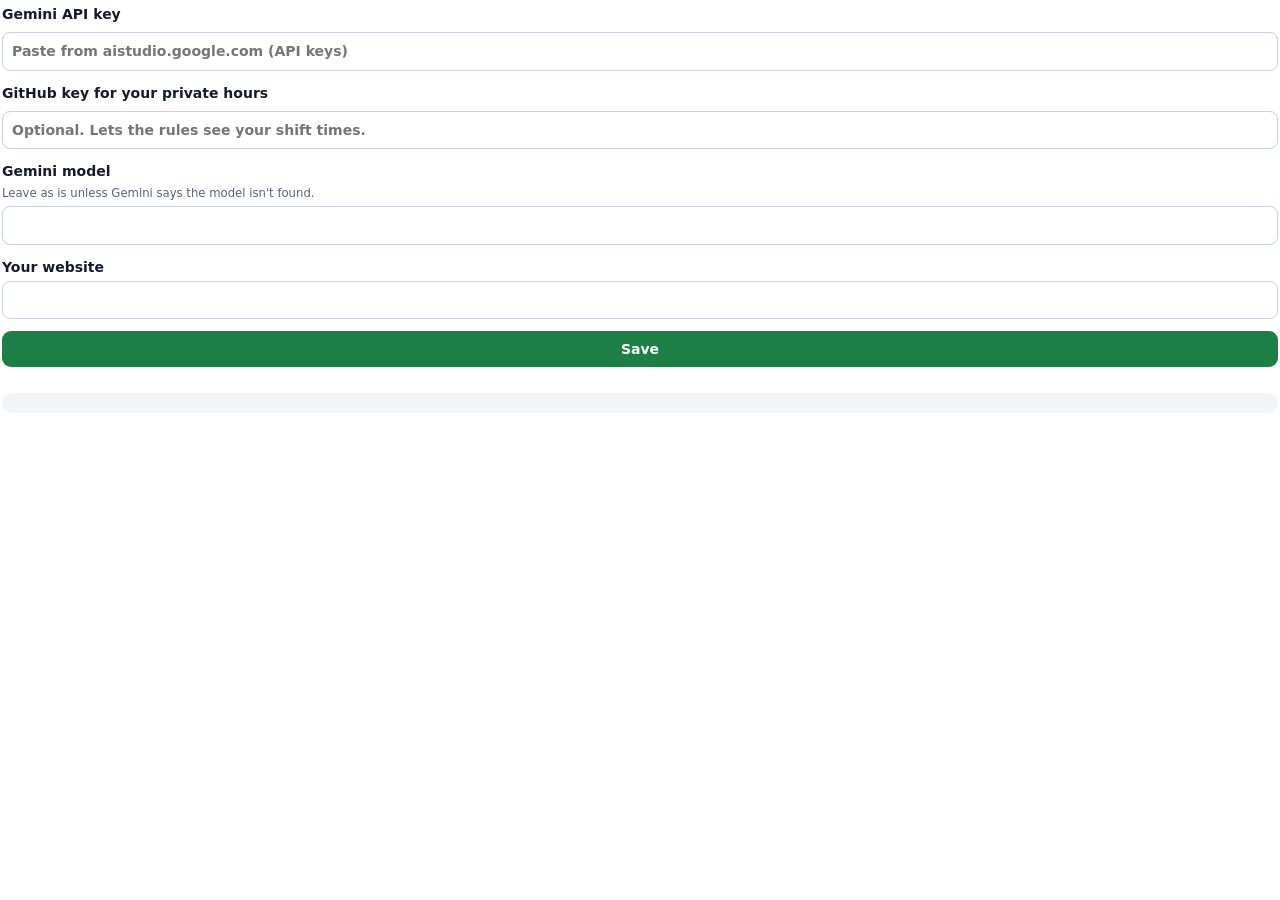
<file: assistant/Setup.html>
<!DOCTYPE html>
<html>
<head>
<base target="_blank">
<style>
body { font: 14px/1.45 -apple-system, system-ui, "Segoe UI", sans-serif; color: #141b2b; margin: 0; padding: 4px 2px; }
form { display: grid; gap: 12px; }
label { display: grid; gap: 4px; font-weight: 600; }
small { font-weight: 400; color: #586276; }
input { font: inherit; padding: 8px 9px; border: 1px solid #c7d0de; border-radius: 8px; }
button { font-family: inherit; font-weight: 700; font-size: 14px; padding: 10px; border-radius: 9px; border: 0; background: #1c7f46; color: #fff; cursor: pointer; }
.box { background: #f2f4f8; border-radius: 10px; padding: 10px 12px; display: grid; gap: 6px; }
code { font: 12.5px ui-monospace, Menlo, monospace; word-break: break-all; background: #fff; padding: 2px 4px; border-radius: 4px; user-select: all; }
.ok { color: #1c7f46; font-weight: 700; } .no { color: #b3261e; font-weight: 700; }
</style>
</head>
<body>
<form id="f">
  <label>Gemini API key <small id="g"></small><input name="gemini" type="password" autocomplete="off" placeholder="Paste from aistudio.google.com (API keys)"></label>
  <label>GitHub key for your private hours <small id="h"></small><input name="github" type="password" autocomplete="off" placeholder="Optional. Lets the rules see your shift times."></label>
  <label>Gemini model <small>Leave as is unless Gemini says the model isn't found.</small><input name="model"></label>
  <label>Your website <input name="siteUrl"></label>
  <button type="submit">Save</button>
  <span id="msg"></span>
</form>
<div class="box" id="info" style="margin-top:14px"></div>
<script>
var S = <?!= state ?>;
function show(s) {
  document.getElementById("g").innerHTML = s.hasGemini ? '<span class="ok">Saved.</span> Paste a new one to replace it.' : '<span class="no">Not set yet.</span>';
  document.getElementById("h").innerHTML = s.hasGithub ? '<span class="ok">Saved.</span> Type - to remove it.' : "Not set. Without it, work days count as busy.";
  document.querySelector("[name=model]").value = s.model;
  document.querySelector("[name=siteUrl]").value = s.siteUrl;
  document.getElementById("info").innerHTML =
    "<b>For your iPhone Shortcut</b> (the key):<code>" + s.secret + "</code>" +
    (s.url ? "<b>Web app address</b> (for the Shortcut):<code>" + s.url + "</code><b>Your inbox</b> (save to your Home Screen):<code>" + s.inbox + "</code>"
           : "<b>Web app address:</b> not deployed yet. Do Deploy &gt; New deployment, then open this window again.");
}
show(S);
document.getElementById("f").addEventListener("submit", function (e) {
  e.preventDefault();
  var fd = new FormData(e.target), o = {};
  fd.forEach(function (v, k) { o[k] = String(v); });
  document.getElementById("msg").textContent = "Saving…";
  google.script.run.withSuccessHandler(function (s) { e.target.reset(); show(s); document.getElementById("msg").innerHTML = '<span class="ok">Saved.</span>'; })
    .withFailureHandler(function (err) { document.getElementById("msg").innerHTML = '<span class="no">' + err.message + "</span>"; }).saveSetup(o);
});
</script>
</body>
</html>
</file>
<file: app.css>
/* Layout: one narrow column built for a phone held in one hand. A navy header (a faint display grid, his badge,
   a live status light) sits on top; the calendar is a card of week rows, each a 7-tile strip whose fill color is
   the answer. Semantic green/yellow/red carry the meaning; patrol navy is the accent. Times and labels read like
   a device's readout. */
:root {
  --bg: #f3f5f8;
  --surface: #ffffff;
  --ink: #141b2b;
  --muted: #586276;
  --line: #d7dce6;
  --accent: #23407a;
  --accent-ink: #ffffff;

  --open: #1c7f46;
  --open-ink: #ffffff;
  --ot: #f2bd1d;
  --ot-ink: #2a1f00;
  --busy: #c23a3a;
  --busy-ink: #ffffff;
  --none: #e2e6ee;
  --none-ink: #6d7689;
  --none-small: #5e6576; /* small text on a Not Set Yet day (the month tag): 4.5:1 on --none */
  --hatch: rgba(255, 255, 255, 0.22);
  --note-bg: #e7edfa;
  --note-line: #c7dbf5;
  --card-shadow: 0 2px 10px rgba(16, 40, 77, 0.08);
  /* Laptops: the cards float over the header band, on a slightly deeper page. */
  --float-shadow: 0 28px 56px -18px rgba(8, 24, 49, 0.45), 0 6px 16px -6px rgba(8, 24, 49, 0.2);
  --desk-bg: #eef1f6;

  /* The header keeps its navy in both themes. */
  --hero-a: #0f264a;
  --hero-b: #081831;
  --hero-grid: rgba(120, 180, 255, 0.07);
  --hero-glow: rgba(58, 142, 230, 0.25);
  --hero-ink: #ffffff;
  --hero-soft: #b9c8de;
  --hero-label: #9fc0ea;
  --led: #3dffb0;
  --today: #3a8ee6;
  /* My Uniform: a picked card and its bubble, labels, the code's green and its "wrong code" red. */
  --pick-bg: #eef8f2; --pick-ink: #145f34; --u-label: #33415c; --u-card-ink: #2a3550; --u-pill: #eef2f8;
  --u-ok: #1c7f46; --u-bad: #b3261e; --u-bad-bg: #fdf1f1; --u-field: #ccd5e3; --u-ghost: #173a6a; --u-ghost-alpha: 0.1;
  --u-th-bg: transparent; /* dark theme: a light tile, since the drawings are made for a light background */
  --u-tile: #ffffff; /* his clothes in Settings sit on white tiles (light ones in the dark theme) */

  --shadow: 0 10px 30px rgba(15, 25, 50, 0.18);
  --font-display: "Barlow Semi Condensed", "Arial Narrow", "Roboto Condensed", system-ui, sans-serif;
  --font-body: "Source Sans 3", system-ui, -apple-system, "Segoe UI", Roboto, sans-serif;
  --font-mono: "JetBrains Mono", ui-monospace, "SF Mono", Menlo, Consolas, monospace;
  color-scheme: light;
}
@media (prefers-color-scheme: dark) {
  :root:not([data-theme="light"]) {
    --bg: #0d1220; --surface: #161d2e; --ink: #e8ecf4; --muted: #9ba6ba; --line: #2b344a;
    --accent: #8db0f2; --accent-ink: #0d1220;
    --open: #1d8449; --open-ink: #ffffff; --ot: #e8b31f; --ot-ink: #241a00;
    --busy: #cc4545; --busy-ink: #ffffff; --none: #212a3d; --none-ink: #7c879c; --none-small: #8993a6;
    --hatch: rgba(255, 255, 255, 0.18); --shadow: 0 10px 30px rgba(0, 0, 0, 0.5); --note-bg: #1b2640;
    --note-line: #2a3c63; --card-shadow: 0 0 0 1px #232c40; --hero-a: #0c2142; --hero-b: #060f22; --today: #5fa2ec;
    --float-shadow: 0 0 0 1px #232c40, 0 28px 56px -18px rgba(0, 0, 0, 0.6); --desk-bg: #0d1220;
    --pick-bg: #15301f; --pick-ink: #8fe0b0; --u-label: #c3cbda; --u-card-ink: #d5dbe7; --u-pill: #1f2940;
    --u-ok: #3fbf7a; --u-bad: #ff8a80; --item-del: #ff8a80; --err: #ff8a80; --go: #1c7f46; --u-bad-bg: #2a1518; --u-field: #3a4560; --u-ghost: #9fc0ea; --u-ghost-alpha: 0.08; --u-th-bg: #e9eef7; --u-tile: #e9eef7;
    color-scheme: dark;
  }
}
:root[data-theme="dark"] {
  --bg: #0d1220; --surface: #161d2e; --ink: #e8ecf4; --muted: #9ba6ba; --line: #2b344a;
  --accent: #8db0f2; --accent-ink: #0d1220;
  --open: #1d8449; --open-ink: #ffffff; --ot: #e8b31f; --ot-ink: #241a00;
  --busy: #cc4545; --busy-ink: #ffffff; --none: #212a3d; --none-ink: #7c879c; --none-small: #8993a6;
  --hatch: rgba(255, 255, 255, 0.18); --shadow: 0 10px 30px rgba(0, 0, 0, 0.5); --note-bg: #1b2640;
  --note-line: #2a3c63; --card-shadow: 0 0 0 1px #232c40; --hero-a: #0c2142; --hero-b: #060f22; --today: #5fa2ec;
  --float-shadow: 0 0 0 1px #232c40, 0 28px 56px -18px rgba(0, 0, 0, 0.6); --desk-bg: #0d1220;
  --pick-bg: #15301f; --pick-ink: #8fe0b0; --u-label: #c3cbda; --u-card-ink: #d5dbe7; --u-pill: #1f2940;
  --u-ok: #3fbf7a; --u-bad: #ff8a80; --item-del: #ff8a80; --err: #ff8a80; --go: #1c7f46; --u-bad-bg: #2a1518; --u-field: #3a4560; --u-ghost: #9fc0ea; --u-ghost-alpha: 0.08; --u-th-bg: #e9eef7; --u-tile: #e9eef7;
  color-scheme: dark;
}

* { box-sizing: border-box; }
html { -webkit-text-size-adjust: 100%; }
body {
  margin: 0;
  background: var(--bg);
  color: var(--ink);
  font: 16px/1.45 var(--font-body);
  padding: 0 0 env(safe-area-inset-bottom, 0px);
}
body.owner { padding-bottom: calc(132px + env(safe-area-inset-bottom, 0px)); }
[hidden] { display: none !important; }
button, input, select, textarea { font: inherit; color: inherit; }
a { color: var(--accent); }
/* His rule (Oct 15): no focus ring anywhere on the site, for anyone, ever. */
/* One rule each: a browser that doesn't know :focus-visible (Safari before 15.4) would drop a combined rule entirely. */
*:focus { outline: none !important; }
*:focus-visible { outline: none !important; }
*:focus-within { outline: none !important; }

.page {
  max-width: 560px;
  margin: 0 auto;
  padding-inline: 16px;
  padding-block: calc(20px + env(safe-area-inset-top, 0px)) 28px;
  display: grid;
  gap: 18px;
}

/* Header: the navy band with his badge, name, status light and buttons; then his note and the how-to line.
   On a phone the band runs edge to edge (and under the status bar); wider, it's a card. */
.top { display: grid; gap: 12px; }
.hero {
  position: relative; overflow: hidden;
  display: grid; gap: 10px; padding: 18px; border-radius: 16px 16px 0 0;
  color: var(--hero-ink);
  background:
    radial-gradient(120% 90% at 100% 0%, var(--hero-glow), transparent 60%),
    linear-gradient(160deg, var(--hero-a) 0%, var(--hero-b) 100%);
  --rx: 41px; --ry: 44px; /* the badge's middle, where the grid's ring of light starts */
}
/* The grid sits on its own layer so it can drift; the ripple is light cut to the grid's lines. */
.hero .fx { position: absolute; top: 0; right: 0; bottom: 0; left: 0; pointer-events: none; }
.hero > :not(.fx) { position: relative; z-index: 1; }
.hero .grid {
  background:
    linear-gradient(var(--hero-grid) 1px, transparent 1px) 0 0 / var(--cell, 18px) var(--cell, 18px),
    linear-gradient(90deg, var(--hero-grid) 1px, transparent 1px) 0 0 / var(--cell, 18px) var(--cell, 18px);
}
.hero .ripple {
  opacity: 0;
  -webkit-mask: linear-gradient(#000 1px, transparent 1px) 0 0 / var(--cell, 18px) var(--cell, 18px), linear-gradient(90deg, #000 1px, transparent 1px) 0 0 / var(--cell, 18px) var(--cell, 18px);
  mask: linear-gradient(#000 1px, transparent 1px) 0 0 / var(--cell, 18px) var(--cell, 18px), linear-gradient(90deg, #000 1px, transparent 1px) 0 0 / var(--cell, 18px) var(--cell, 18px);
}
/* The strip under the header: its colors flow along it once it has turned on. They sit on a layer of their own, so
   the strip can open from the middle without hiding the sparkle it opens from. (--sx: where it opens from, if not the
   middle.) */
.stripe { position: relative; height: 3px; margin-top: -12px; border-radius: 0 0 4px 4px; }
.stripe::before {
  content: ""; position: absolute; top: 0; right: 0; bottom: 0; left: 0; border-radius: inherit;
  background: linear-gradient(90deg, #0f5fb5, #3a8ee6, #3dffb0, #3a8ee6, #0f5fb5, #3a8ee6, #3dffb0, #3a8ee6, #0f5fb5) 0 0 / 200% 100%;
}
.stripe .spark {
  position: absolute; left: var(--sx, 50%); top: 50%; width: 22px; height: 22px; margin: -11px 0 0 -11px; opacity: 0; pointer-events: none;
  background: #fff; -webkit-clip-path: polygon(50% 0, 60% 40%, 100% 50%, 60% 60%, 50% 100%, 40% 60%, 0 50%, 40% 40%);
  clip-path: polygon(50% 0, 60% 40%, 100% 50%, 60% 60%, 50% 100%, 40% 60%, 0 50%, 40% 40%);
  filter: drop-shadow(0 0 4px #bff9ff) drop-shadow(0 0 8px rgba(61, 255, 176, 0.8));
}
@media (max-width: 592px) {
  .page { padding-top: 0; }
  .hero, .stripe { margin-inline: -16px; border-radius: 0; }
  .hero { padding: calc(20px + env(safe-area-inset-top, 0px)) 16px 18px; --rx: 39px; --ry: calc(46px + env(safe-area-inset-top, 0px)); }
}
.badge-row { display: flex; align-items: center; gap: 12px; min-width: 0; }
.who { min-width: 0; display: grid; gap: 2px; }
.badge { position: relative; flex: none; line-height: 0; }
.shield { display: block; width: 46px; height: 52px; flex: none; overflow: visible; }
#shieldText { font: 700 16px var(--font-display); letter-spacing: 1px; fill: #fff; }
/* The badge's sparkle, as the shines cross the badge and its buttons: a star and a smaller one, a soft glow and a ring
   of light, on the badge's top right corner (wherever the badge's size puts it). */
.burst { position: absolute; left: 65%; top: 15%; width: 0; height: 0; pointer-events: none; z-index: 2; }
.burst > * { position: absolute; opacity: 0; }
.burst .star {
  width: 24px; height: 24px; margin: -12px 0 0 -12px; background: #fff;
  -webkit-clip-path: polygon(50% 0, 57% 43%, 100% 50%, 57% 57%, 50% 100%, 43% 57%, 0 50%, 43% 43%);
  clip-path: polygon(50% 0, 57% 43%, 100% 50%, 57% 57%, 50% 100%, 43% 57%, 0 50%, 43% 43%);
  filter: drop-shadow(0 0 3px #fff) drop-shadow(0 0 7px #9fd2ff) drop-shadow(0 0 12px rgba(61, 255, 176, 0.8));
}
.burst .star.s2 { width: 11px; height: 11px; margin: -5.5px 0 0 -5.5px; transform: rotate(45deg); }
.burst .glow { width: 34px; height: 34px; margin: -17px 0 0 -17px; border-radius: 50%; background: radial-gradient(circle, rgba(255, 255, 255, 0.95), rgba(159, 210, 255, 0.55) 30%, transparent 70%); }
.burst .ring { width: 12px; height: 12px; margin: -6px 0 0 -6px; border-radius: 50%; border: 1.5px solid rgba(200, 235, 255, 0.9); }
.hero .eyebrow { color: var(--hero-label); }
.hero h1 { color: var(--hero-ink); font-size: 30px; line-height: 1.02; overflow-wrap: anywhere; }
/* His name is built from letters (so it can fall into place); each word stays whole unless it's wider than the line. */
#title .word { display: inline-block; max-width: 100%; }
#title .ch { display: inline-block; }
/* The status line: always lit while he takes any shift, a bright bulb with a wide green halo. */
.accepting { margin: 0; display: flex; align-items: center; gap: 9px; font: 600 12.5px/1.3 var(--font-mono); color: #d4f7e8; }
.live-dot {
  width: 10px; height: 10px; border-radius: 50%; flex: none; background: var(--led);
  box-shadow: 0 0 4px 1px var(--led-core), 0 0 11px 3px rgba(var(--led-rgb), 0.85), 0 0 24px 7px rgba(var(--led-rgb), 0.4);
}
/* The light's color, picked in Settings (Oct 15): green by default, or yellow or red. */
.accepting { --led-core: #c9ffe9; --led-rgb: 61, 255, 176; --led-dim: #2a9e72; }
.accepting.led-yellow { --led: #ffd447; --led-core: #fff3c4; --led-rgb: 255, 204, 60; --led-dim: #a8862a; color: #fbefc8; }
.accepting.led-red { --led: #ff5a5a; --led-core: #ffd0d0; --led-rgb: 255, 80, 80; --led-dim: #a83838; color: #fbd6d6; }
.accepting.none { color: var(--hero-soft); }
.accepting.none .live-dot { background: #6d7f99; box-shadow: none; animation: none; }
.accepting .typed { min-width: 0; }
.accepting .untyped { visibility: hidden; }
#acceptingText { -webkit-user-select: none; user-select: none; } /* for screen readers; a copy of the page takes the line once */
/* The typing cursor takes no room in the line, so the text never shifts as it types. */
.type-cursor { display: none; position: relative; width: 0; height: 1.1em; vertical-align: text-bottom; }
.type-cursor::after { content: ""; position: absolute; top: 0; left: 1px; width: 0.55em; height: 100%; background: #d4f7e8; }
.hchips { display: flex; flex-wrap: wrap; gap: 6px; }
.hchip {
  -webkit-appearance: none; appearance: none; display: inline-flex; align-items: center; gap: 7px; min-height: 34px;
  padding: 7px 11px; border-radius: 999px; cursor: pointer; text-align: left;
  font: 600 13px/1.15 var(--font-body); color: #e4ecf7;
  background: rgba(255, 255, 255, 0.08); border: 1px solid rgba(255, 255, 255, 0.16);
}
.hchip svg { width: 15px; height: 15px; flex: none; }
/* A band of light, for the shine that crosses each button once as the page opens. */
.hchip { position: relative; overflow: hidden; }
.hchip::after {
  content: ""; position: absolute; top: -2px; bottom: -2px; left: 0; width: 40%; pointer-events: none; opacity: 0;
  background: linear-gradient(100deg, transparent, rgba(255, 255, 255, 0.55), transparent); transform: translateX(-120%) skewX(-20deg);
}
.hchip:hover, .hchip[aria-expanded="true"] { background: rgba(255, 255, 255, 0.15); }
.hchip.expired { border-color: rgba(255, 140, 140, 0.55); }
.hchip.plain { cursor: default; }
.hchip.plain:hover { background: rgba(255, 255, 255, 0.08); }
.hero-box {
  display: grid; gap: 4px; padding: 10px 12px; border-radius: 10px; font-size: 14px; line-height: 1.4; color: #cfdcef;
  background: rgba(255, 255, 255, 0.07); border: 1px solid rgba(255, 255, 255, 0.14);
}
.hero-box p { margin: 0; }
.hb-lead { color: #fff; font-weight: 700; font-size: 15px; }
.hb-mono { color: #fff; font: 600 13px/1.3 var(--font-mono); letter-spacing: 0.02em; overflow-wrap: anywhere; }
.hb-btn {
  -webkit-appearance: none; appearance: none; justify-self: start; margin-top: 4px; min-height: 38px; padding: 8px 14px; border: 0; border-radius: 9px;
  background: #fff; color: #10203a; font: 700 14px/1 var(--font-body); cursor: pointer;
}
.eyebrow {
  margin: 0;
  font: 700 12px/1.2 var(--font-body);
  letter-spacing: 0.12em;
  text-transform: uppercase;
  color: var(--muted);
}
h1, h2 { font-family: var(--font-display); font-weight: 700; text-wrap: balance; margin: 0; }
h1 { font-size: 30px; line-height: 1; letter-spacing: 0.01em; }
h2 { font-size: 28px; line-height: 1.05; }
.lede { margin: 0; font-size: 17px; display: flex; align-items: flex-start; gap: 8px; }
/* A blue arrow pointing at the how-to line. */
.nudge { flex: none; width: 22px; height: 22px; margin-top: 2px; border-radius: 50%; display: grid; place-items: center; background: #2f7de0; color: #fff; }
.nudge svg { width: 14px; height: 14px; }

.btn.xs { min-height: 30px; padding: 4px 10px; font-size: 13px; border-radius: 8px; }
#txMsg { font: 16px/1.45 var(--font-body); min-height: 120px; }

.owner-banner {
  border: 2px dashed var(--accent);
  border-radius: 12px;
  padding: 10px 12px;
  display: grid;
  gap: 4px;
  font-size: 14px;
}
.owner-banner p { margin: 0; }

/* Key */
.key { display: grid; gap: 10px; }
.legend {
  list-style: none; margin: 0; padding: 0;
  display: grid; grid-template-columns: 1fr 1fr; gap: 6px 12px;
  font-size: 14px;
}
/* Read down (Oct 15): the two Available colors share the first column, Not Available gets the second. */
.legend { grid-template-rows: auto auto; grid-auto-flow: column; }
.legend li { display: flex; align-items: center; gap: 8px; min-width: 0; }
.sw { width: 18px; height: 18px; border-radius: 6px; flex: none; position: relative; }
/* A soft glossy bubble over each color: a bright spot of light near the top left, a gentle shine fading down, a
   shadow pooling inside the bottom edge, and a faint shadow under it. Laid over the color, so every color gets it. */
.sw::after {
  content: ""; position: absolute; top: 0; right: 0; bottom: 0; left: 0; inset: 0; border-radius: inherit; pointer-events: none;
  background:
    radial-gradient(ellipse 55% 40% at 32% 24%, rgba(255, 255, 255, 0.75), rgba(255, 255, 255, 0) 100%),
    linear-gradient(180deg, rgba(255, 255, 255, 0.22) 0%, rgba(255, 255, 255, 0) 48%, rgba(0, 0, 0, 0.22) 100%);
  box-shadow: inset 0 -2px 3px rgba(0, 0, 0, 0.28), inset 0 1px 1px rgba(255, 255, 255, 0.4), 0 1px 3px rgba(0, 0, 0, 0.3);
}
.sw.none::after { background: radial-gradient(ellipse 55% 40% at 32% 24%, rgba(255, 255, 255, 0.28), rgba(255, 255, 255, 0) 100%); }
@media (forced-colors: active) { .sw::after { display: none; } }
.sw.open, .dot.open { background: var(--open); }
.sw.ot, .dot.ot { background: var(--ot); }
/* P-OT (part of the shift would be overtime): split corner to corner, from top left to bottom right.
   Yellow below the line, green above it. */
/* No half-green P-OT look anywhere (Oct 15): any overtime is plain yellow. */
.sw.pot, .dot.pot { background: var(--ot); }
.sw.busy, .dot.busy { background: var(--busy); }
.sw.none, .dot.none { background: var(--none); box-shadow: inset 0 0 0 1px var(--line); }
.willing { display: flex; flex-wrap: wrap; gap: 6px; align-items: center; font-size: 14px; }
.willing .lbl { color: var(--muted); margin-right: 2px; }
.chip {
  display: inline-flex; align-items: baseline; gap: 6px;
  padding: 4px 10px; border-radius: 999px;
  background: var(--surface); border: 1px solid var(--line);
  font-size: 14px; white-space: nowrap;
}
.chip b { font-weight: 700; }
.chip span { color: var(--muted); font-variant-numeric: tabular-nums; }
/* His notes: a tinted box under the header, and again in the day window. Several notes sit one under the other, each
   with its own tag, split by a thin line. */
.note-box {
  margin: 0; padding: 10px 12px; border-radius: 10px; display: grid; gap: 8px;
  background: var(--note-bg); border: 1px solid var(--note-line);
  font-size: 15px; line-height: 1.4; overflow-wrap: anywhere;
}
.note-box p { margin: 0; }
.note-box p + p { padding-top: 8px; border-top: 1px solid var(--note-line); }
.note-tag { font: 700 12px/1.2 var(--font-body); letter-spacing: 0.1em; text-transform: uppercase; color: var(--accent); margin-right: 4px; }
.sheet .note-box { margin: 0; }

/* Calendar: a card. */
.cal { display: grid; gap: 6px; padding: 12px; border-radius: 14px; background: var(--surface); box-shadow: var(--card-shadow); }
@media (max-width: 400px) { .cal { padding: 10px 8px; } }
.dow, .days { display: grid; grid-template-columns: repeat(7, minmax(0, 1fr)); gap: 6px; }
.dow span {
  text-align: center;
  font: 600 11px/1 var(--font-mono);
  letter-spacing: 0.06em;
  text-transform: uppercase;
  color: var(--muted);
  padding-bottom: 2px;
}
.weeks { display: grid; gap: 14px; }
.week { display: grid; gap: 6px; }
.week-head {
  display: flex; justify-content: space-between; align-items: baseline; gap: 8px;
  font-size: 13px; color: var(--muted);
  font-variant-numeric: tabular-nums;
}
.week-head b { font: 600 12.5px/1.2 var(--font-mono); letter-spacing: 0.04em; text-transform: uppercase; color: var(--ink); }
.week-head .hrs { font: 400 12px/1.2 var(--font-mono); }
.week-head .hrs.over { font-weight: 800; } /* past his overtime limit: extra bold, same grey as the other weeks */
.loading { color: var(--muted); }
/* If the page's own script is slow to come (the calendar then doesn't replace this line yet), a line says so after 20
   seconds; if it fails (index.html's onerror), another says it couldn't load. Red text in the dark theme: --err. */
.loading .load-late, .loading .load-fail { display: block; margin-top: 6px; color: var(--err, var(--busy)); }
.loading .load-late { color: var(--muted); visibility: hidden; animation: load-late 0s 20s forwards; }
@keyframes load-late { to { visibility: visible; } }
.loading .load-fail, .app-failed .loading .load-late { display: none; }
.app-failed .loading .load-fail { display: block; }

.day {
  position: relative;
  -webkit-appearance: none; appearance: none;
  border: 0;
  border-radius: 10px;
  min-height: 62px;
  padding: 6px 2px 7px;
  display: grid;
  grid-template-rows: auto 1fr auto;
  justify-items: center;
  align-items: center;
  cursor: pointer;
  background: var(--none);
  color: var(--none-ink);
  font-variant-numeric: tabular-nums;
  transition: transform 0.08s ease;
}
.day:active { transform: scale(0.96); }
/* Buttons with their own press (the days, Pick a Day, the picker's buttons, the form's send button): no browser tap flash
   over it as well. It drew a square tinted box over the rounded button for a frame or two, which on a yellow day looked
   like it turned green (Oct 16). */
.day, .pick-btn, .pf-quiet, .pf-form .btn.go { -webkit-tap-highlight-color: transparent; }
.day .mon { font: 700 10px/1 var(--font-body); letter-spacing: 0.08em; text-transform: uppercase; min-height: 10px; }
.day .num { font: 700 24px/1 var(--font-display); }
.day .tag { font: 700 10px/1 var(--font-body); letter-spacing: 0.08em; text-transform: uppercase; }
.day.open { background: var(--open); color: var(--open-ink); }
.day.ot { background: var(--ot); color: var(--ot-ink); }
.day.pot { background: var(--ot); color: var(--ot-ink); }
/* The same text again in the green half's ink, cut to that half, so the date reads on both colors. */
.day .ink2 {
  position: absolute; top: 0; right: 0; bottom: 0; left: 0;
  padding: inherit; display: grid; grid-template-rows: inherit; justify-items: center; align-items: center;
  color: var(--open-ink); pointer-events: none;
  -webkit-clip-path: polygon(0 0, 100% 0, 100% 100%); clip-path: polygon(0 0, 100% 0, 100% 100%);
}
.day.work, .day.busy { background: var(--busy); color: var(--busy-ink); }
/* Owner only: striped red tells "busy" (blocked) apart from "working". Supervisors see plain red for both. */
.day.hatch { background-image: repeating-linear-gradient(135deg, var(--hatch) 0 5px, transparent 5px 11px); }
.day.unset { background: var(--none); color: var(--none-ink); box-shadow: inset 0 0 0 1px var(--line); }
.day.unset .mon, .day.unset .tag { color: var(--none-small); }
.day.past { background: transparent; color: var(--none-ink); box-shadow: inset 0 0 0 1px var(--line); cursor: default; }
.day.past:active { transform: none; }
/* Today: a thin glowing outline. */
.day.today::after {
  content: ""; position: absolute; top: -3px; right: -3px; bottom: -3px; left: -3px;
  border: 1.5px solid var(--today); border-radius: 12px; pointer-events: none;
  box-shadow: 0 0 10px rgba(58, 142, 230, 0.6);
}
/* The days a supervisor can ask about look like raised buttons; busy days lie flat and a little sunken.
   Their glow color: green, yellow for OT, and green for P-OT. */
.day.open { --glow: rgba(31, 170, 90, 0.7); }
.day.ot { --glow: rgba(242, 189, 29, 0.75); }
.day.pot { --glow: rgba(242, 189, 29, 0.75); }
.day.open:not(.past), .day.ot:not(.past), .day.pot:not(.past) {
  --bevel: inset 0 1px 0 rgba(255, 255, 255, 0.35), inset 0 -3px 0 rgba(0, 0, 0, 0.22), 0 2px 4px rgba(16, 40, 77, 0.25);
  box-shadow: var(--bevel);
  transition: transform 0.08s ease, box-shadow 0.2s ease;
}
.day.open:not(.past) { background-image: linear-gradient(180deg, rgba(255, 255, 255, 0.07), transparent 55%); } /* light enough for the white month label */
.day.ot:not(.past) { background-image: linear-gradient(180deg, rgba(255, 255, 255, 0.25), transparent 55%); }
.day.pot:not(.past) { background: linear-gradient(180deg, rgba(255, 255, 255, 0.07), transparent 55%), var(--ot); }
.day.busy:not(.past), .day.work:not(.past) { box-shadow: inset 0 2px 4px rgba(0, 0, 0, 0.28); filter: saturate(0.75); }
/* Under a mouse, a day holds its full glow (the breathing underneath keeps the shared beat). */
@media (hover: hover) and (pointer: fine) {
  .day.open:not(.past):hover, .day.ot:not(.past):hover, .day.pot:not(.past):hover { box-shadow: var(--bevel), 0 0 14px 2px var(--glow); transform: translateY(-1px); }
}
/* Pick a Day: the days they can ask about glow twice. */
#weeks.beckon .day.open:not(.past), #weeks.beckon .day.ot:not(.past), #weeks.beckon .day.pot:not(.past) { animation: beckon 1.4s ease-in-out 3; }
@keyframes beckon { 0%, 100% { box-shadow: var(--bevel); } 50% { box-shadow: var(--bevel), inset 0 0 0 2px #fff, 0 0 16px var(--glow); } }
.day .rep { position: absolute; top: 4px; left: 5px; font: 700 11px/1 var(--font-body); opacity: 0.9; }
.day .rep.alt { left: auto; right: 5px; } /* the month label is on top: move the mark out of its way */
.nb { font-weight: inherit; }
.day.pending::before {
  content: ""; position: absolute; top: 5px; right: 5px;
  width: 7px; height: 7px; border-radius: 50%;
  background: var(--accent-ink); box-shadow: 0 0 0 2px var(--accent);
}
/* Owner sees past days of this week in their real colors, dimmed, so the week's hours add up. */
body.owner .day.past { cursor: pointer; opacity: 0.5; }
body.owner .day.past.unset { background: var(--none); box-shadow: inset 0 0 0 1px var(--line); }
body.owner .day.past.work, body.owner .day.past.busy { background-color: var(--busy); color: var(--busy-ink); box-shadow: none; }
body.owner .day.past.open { background-color: var(--open); color: var(--open-ink); box-shadow: none; }
body.owner .day.past.ot { background-color: var(--ot); color: var(--ot-ink); box-shadow: none; }
body.owner .day.past.pot { background: var(--ot); color: var(--ot-ink); box-shadow: none; }

/* Bottom of the page: credentials and sharing, then bug reports and login, then the employee ID. */
.foot { display: grid; justify-items: center; gap: 2px; padding-top: 8px; }
.foot-row { display: flex; flex-wrap: wrap; justify-content: center; align-items: center; }
.foot-row > * { margin: 2px 6px; }
.foot-meta { margin-top: 10px; display: grid; justify-items: center; gap: 2px; }
.empid { margin: 0; font: 400 12px/1.5 var(--font-mono); color: var(--muted); text-align: center; }
#updated { text-transform: uppercase; letter-spacing: 0.02em; }
.empid span { user-select: all; -webkit-user-select: all; }
a.linkish { display: inline-block; }
.foot .linkish { display: inline-flex; align-items: center; gap: 5px; }
.ficon { width: 14px; height: 14px; flex: none; }
/* Keeps each pair on one line on phones (the smallest drop the icons). */
@media (max-width: 400px) { .foot-row > * { margin: 2px 3px; } .foot .linkish { padding: 6px 2px; gap: 4px; } }
@media (max-width: 370px) { .foot .linkish { font-size: 13px; } }
@media (max-width: 359px) { .ficon { display: none; } }
.linkish {
  background: none; border: 0; padding: 6px 4px; cursor: pointer;
  color: var(--accent); text-decoration: underline; text-underline-offset: 3px; font-size: 14px;
}

/* Buttons */
.btn {
  -webkit-appearance: none; appearance: none; border: 0; border-radius: 12px;
  padding: 12px 16px; min-height: 46px;
  font-weight: 700; cursor: pointer;
  display: inline-flex; align-items: center; justify-content: center; gap: 8px;
  text-decoration: none; text-align: center;
}
.btn.primary { background: var(--accent); color: var(--accent-ink); }
.btn.primary:disabled, .btn.primary[aria-disabled="true"] { opacity: 0.55; cursor: default; }
.btn.ghost { background: var(--surface); color: var(--ink); box-shadow: inset 0 0 0 1px var(--line); }
.btn.sm { min-height: 36px; padding: 6px 12px; font-size: 14px; border-radius: 10px; }
.btn.wide { width: 100%; }
.btn.go { background: var(--go, var(--open)); color: var(--open-ink); } /* --go: the dark theme's deeper green, so white text reads */
.btn.go.ot { background: var(--ot); color: var(--ot-ink); }
.row-btns { display: flex; flex-wrap: wrap; gap: 8px; }
.row-btns .btn { flex: 1 1 140px; }

/* Owner toolbar */
.toolbar {
  position: fixed; left: 0; right: 0; bottom: 0; z-index: 10;
  background: var(--surface);
  border-top: 1px solid var(--line);
  box-shadow: 0 -6px 20px rgba(15, 25, 50, 0.08);
  padding: 10px 16px calc(10px + env(safe-area-inset-bottom, 0px));
  display: grid; gap: 8px;
}
.toolbar > * { max-width: 528px; width: 100%; margin: 0 auto; }
.brushes { display: grid; grid-template-columns: repeat(4, minmax(0, 1fr)); gap: 4px; background: var(--bg); padding: 4px; border-radius: 12px; }
.brushes button {
  -webkit-appearance: none; appearance: none; border: 0; background: transparent; border-radius: 9px;
  padding: 8px 2px; font-size: 13px; font-weight: 700; cursor: pointer;
  display: inline-flex; align-items: center; justify-content: center; gap: 5px; white-space: nowrap;
  color: var(--muted);
}
.brushes button[aria-checked="true"] { background: var(--surface); color: var(--ink); box-shadow: 0 1px 4px rgba(15, 25, 50, 0.15), inset 0 0 0 1px var(--line); }
.dot { display: inline-block; width: 10px; height: 10px; border-radius: 3px; flex: none; }
.dot.hatch { background-image: repeating-linear-gradient(135deg, var(--hatch) 0 2px, transparent 2px 4px); }
.actions { display: grid; grid-template-columns: 1fr 1fr 1.3fr; gap: 8px; }
.actions .btn { padding-inline: 8px; font-size: 15px; }

.preview-bar {
  position: fixed; left: 0; right: 0; bottom: 0; z-index: 10;
  display: flex; align-items: center; justify-content: center; flex-wrap: wrap; gap: 8px 14px;
  padding: 10px 16px calc(10px + env(safe-area-inset-bottom, 0px));
  background: var(--ink); color: var(--bg); font-weight: 700;
}
.preview-bar .btn.primary { background: var(--bg); color: var(--ink); }
body.previewing { padding-bottom: calc(76px + env(safe-area-inset-bottom, 0px)); }

/* Sheets */
.sheet {
  border: 0; padding: 0; margin: auto auto 0;
  width: 100%; max-width: 560px;
  max-height: 92vh; max-height: 92dvh;
  border-radius: 18px 18px 0 0;
  background: var(--surface); color: var(--ink);
  box-shadow: var(--shadow);
  overflow-y: auto; overscroll-behavior: contain;
}
.sheet::backdrop { background: rgba(8, 12, 24, 0.45); }
@media (min-width: 640px) { .sheet { margin: auto; border-radius: 18px; } }
.sheet-in {
  padding: 18px 16px calc(18px + env(safe-area-inset-bottom, 0px));
  display: grid; gap: 14px;
  grid-template-columns: minmax(0, 1fr); /* no row (like Back + a long title + × in large text) can widen the sheet */
}
.sheet-in p { margin: 0; }
.sheet-head { display: flex; justify-content: space-between; align-items: flex-start; gap: 12px; }
.sheet-title { flex: 1; min-width: 0; }
.sheet-title h2 { overflow-wrap: anywhere; }
/* Back, opposite the ×: on every step after the first in the day window. */
.back {
  -webkit-appearance: none; appearance: none; border: 0; flex: none; display: inline-flex; align-items: center; gap: 4px;
  height: 38px; padding: 0 12px 0 8px; border-radius: 19px; cursor: pointer;
  background: var(--bg); color: var(--ink); font: 700 15px/1 var(--font-body);
}
.back svg { width: 16px; height: 16px; }
.x {
  -webkit-appearance: none; appearance: none; border: 0; background: var(--bg); color: var(--ink);
  width: 38px; height: 38px; border-radius: 50%; font-size: 24px; line-height: 1; cursor: pointer; flex: none;
}
.status-line { display: flex; align-items: center; gap: 10px; font-weight: 700; font-size: 17px; }
.status-line .sw { width: 22px; height: 22px; }
.muted { color: var(--muted); }
.small { font-size: 13px; }
.label { font-size: 13px; font-weight: 700; color: var(--muted); letter-spacing: 0.02em; }
.stack, .group { display: grid; gap: 8px; }
.group { padding-top: 12px; border-top: 1px solid var(--line); }
.group.two, .two { display: grid; grid-template-columns: 1fr 1fr; gap: 10px; align-items: end; }
.field { display: grid; gap: 4px; min-width: 0; }
.field input[type="date"] { min-width: 0; } /* the date control's own minimum would overflow two narrow columns */
.field input, .field select, .field textarea {
  width: 100%; min-height: 44px; padding: 8px 10px;
  border: 1px solid var(--line); border-radius: 10px; background: var(--bg);
}
/* Safari draws a select as a grey system box: like the other fields instead, with its own arrow (Oct 15 audit). */
.field select {
  -webkit-appearance: none; appearance: none; padding-right: 36px;
  background-image: url("data:image/svg+xml,%3Csvg xmlns='http://www.w3.org/2000/svg' viewBox='0 0 12 8'%3E%3Cpath d='M1 1.5l5 5 5-5' fill='none' stroke='%238a96ad' stroke-width='1.8' stroke-linecap='round' stroke-linejoin='round'/%3E%3C/svg%3E");
  background-repeat: no-repeat; background-position: right 13px center; background-size: 12px 8px;
}
.options { display: grid; gap: 8px; }
/* A field label with a small link at the other end (Undo My Edits). */
.field-head { display: flex; justify-content: space-between; align-items: baseline; gap: 12px; }
.field-head .linkish { padding: 0; font-size: 13px; }
.error { color: var(--err, var(--busy)); font-weight: 700; }
.steps { margin: 0; padding-left: 22px; display: grid; gap: 6px; font-size: 15px; }

.seg { border: 0; margin: 0; padding: 0; display: grid; grid-template-columns: repeat(2, minmax(0, 1fr)); gap: 6px; }
.seg legend { padding: 0 0 6px; }
.seg label { position: relative; }
.seg input { position: absolute; opacity: 0; top: 0; right: 0; bottom: 0; left: 0; width: 100%; height: 100%; margin: 0; cursor: pointer; }
.seg span {
  display: flex; align-items: center; justify-content: center; gap: 6px;
  min-height: 46px; border-radius: 10px; font-weight: 700; font-size: 14px;
  box-shadow: inset 0 0 0 1px var(--line); background: var(--bg);
  padding-inline: 2px; text-align: center;
}
.seg input:checked + span { box-shadow: inset 0 0 0 2px var(--accent); background: var(--surface); }

.checks { display: grid; gap: 6px; }
.check {
  display: flex; align-items: center; gap: 10px;
  padding: 10px 12px; border-radius: 10px; background: var(--bg); cursor: pointer;
}
.check input { width: 20px; height: 20px; accent-color: var(--accent); margin: 0; flex: none; }
.check span { display: flex; flex-wrap: wrap; align-items: baseline; gap: 0 8px; }
.check small { color: var(--muted); font-size: 13px; font-variant-numeric: tabular-nums; }

/* Paste-a-schedule sheet */
.field textarea {
  min-height: 150px; resize: vertical; line-height: 1.5;
  font: 16px/1.5 ui-monospace, "SF Mono", Menlo, Consolas, monospace;
}
.help { border-radius: 10px; background: var(--bg); padding: 10px 12px; }
.help summary { cursor: pointer; font-weight: 700; color: var(--accent); }
.help[open] summary { margin-bottom: 8px; }
.example {
  margin: 0 0 10px; padding: 10px 12px; border-radius: 8px; overflow-x: auto; white-space: pre-wrap; overflow-wrap: anywhere; /* wraps on small phones (Oct 15 audit) */
  background: var(--surface); box-shadow: inset 0 0 0 1px var(--line);
  font: 14px/1.6 ui-monospace, "SF Mono", Menlo, Consolas, monospace;
}
.rules { margin: 0; padding-left: 18px; display: grid; gap: 6px; font-size: 14px; }
.preview { display: grid; gap: 8px; }
.preview:empty { display: none; }
.pv-sum { font-weight: 700; font-size: 14px; }
.pv-sum.warn { color: var(--err, var(--busy)); }
.pv-list { list-style: none; margin: 0; padding: 0; display: grid; gap: 6px; max-height: 260px; overflow-y: auto; }
.pv-item {
  display: flex; gap: 10px; align-items: flex-start;
  padding: 8px 10px; border-radius: 10px; background: var(--bg); font-size: 14px;
}
.pv-item .dot { margin-top: 5px; }
.pv-text { display: grid; gap: 1px; min-width: 0; overflow-wrap: anywhere; }
.pv-warn { color: var(--muted); font-size: 13px; }
.pv-warn.strong { color: var(--err, var(--busy)); font-weight: 700; }
.pv-err { box-shadow: inset 0 0 0 2px var(--busy); }
/* Review Schedule (Oct 20): every day a pasted schedule covers. A change shows where the day is now and where it would
   be, a label for where the current day came from, and X / check buttons; a day that stays the same is a green row. */
.rv-sec-head { display: flex; justify-content: flex-end; }
/* Its three panels open and close like Settings' sections: the same glossy title tile (.fold-head), a colored icon on the
   left and a count beside the name; open, the panel frames its list. */
.rv-fold { display: grid; gap: 0; border-radius: 14px; }
.rv-fold[hidden] { display: none; }
.rv-fold.open { gap: 10px; padding: 0 12px 12px; border: 1px solid var(--line); background: rgba(255, 255, 255, 0.035); }
.rv-fold.open > .fold-head { margin: 0 -12px; width: calc(100% + 24px); }
.rv-fold.open .fold-chev { transform: rotate(-135deg) translateY(-1px); }
.rv-fold-head { font-size: 18px; }
.rv-fold-body { display: grid; gap: 8px; }
.rv-fold-body[hidden] { display: none; }
.rv-fold-ic { position: absolute; left: 14px; top: 50%; margin-top: -13px; width: 26px; height: 26px; border-radius: 50%; display: grid; place-items: center; z-index: 1; font: 800 14px/1 var(--font-body); }
.rv-fold-ic.miss { background: var(--ot); color: var(--ot-ink); }
.rv-fold-ic.change { background: var(--busy); color: var(--busy-ink); }
.rv-fold-ic.same { background: var(--open); color: var(--open-ink); }
.rv-count { display: inline-grid; place-items: center; min-width: 24px; height: 22px; margin-left: 8px; padding: 0 7px; border-radius: 999px; vertical-align: 2px; background: rgba(255, 255, 255, 0.16); font: 700 12px/1 var(--font-body); text-shadow: none; }
.rv-list { list-style: none; margin: 0; padding: 0; display: grid; gap: 8px; }
.rv-list:empty { display: none; }
.rv-row { display: grid; gap: 6px; padding: 12px; border-radius: 12px; background: var(--bg); box-shadow: inset 0 0 0 1px var(--line); }
.rv-row.rv-taked { box-shadow: inset 0 0 0 2px var(--open); }
.rv-row.rv-keepd { box-shadow: inset 0 0 0 2px var(--muted); }
.rv-head { display: flex; justify-content: space-between; align-items: center; gap: 8px; }
.rv-src { flex: none; font: 700 11px/1 var(--font-body); letter-spacing: 0.06em; text-transform: uppercase; padding: 6px 9px; border-radius: 999px; }
/* A plain label with red letters (Oct 20: a solid red label clashed with the red buttons and bubbles near it). */
.rv-src.lisa, .rv-src.manual { background: var(--surface); color: var(--err, var(--busy)); box-shadow: inset 0 0 0 1px var(--line); }
.rv-see { justify-self: start; display: inline-flex; align-items: center; gap: 6px; font-weight: 700; padding: 4px 0; }
.rv-chev { font-size: 12px; }
.rv-look { display: grid; grid-template-columns: minmax(0, 1fr) minmax(0, 1fr); gap: 8px; }
.rv-col { display: grid; gap: 8px; align-content: start; min-width: 0; padding: 10px; border-radius: 10px; background: var(--surface); box-shadow: inset 0 0 0 1px var(--line); }
.rv-col-h { font: 700 11px/1 var(--font-body); letter-spacing: 0.06em; text-transform: uppercase; color: var(--muted); }
.rv-tile { width: 56px; min-height: 56px; pointer-events: none; }
.rv-facts { margin: 0; display: grid; gap: 2px; font-size: 13px; overflow-wrap: anywhere; }
.rv-facts dt { margin-top: 4px; font-size: 11px; font-weight: 700; color: var(--muted); }
.rv-facts dt:first-child { margin-top: 0; }
.rv-facts dd { margin: 0; }
.rv-when { margin: 0; font-size: 12px; color: var(--muted); }
.rv-btns { display: grid; grid-template-columns: 1fr 1fr; gap: 8px; margin-top: 2px; }
/* Keep and Change look like buttons: raised, with a lit top and a dark edge under them, and colored icons (a red X, a
   green check). The one picked is pressed in and filled with its color. */
.rv-btn {
  -webkit-appearance: none; appearance: none; border: 0; min-height: 48px; border-radius: 12px; cursor: pointer; -webkit-tap-highlight-color: transparent;
  display: flex; align-items: center; justify-content: center; gap: 9px; font: 700 16px/1 var(--font-body); color: var(--ink);
  background: linear-gradient(180deg, rgba(255, 255, 255, 0.12), rgba(255, 255, 255, 0) 55%), var(--surface);
  box-shadow: inset 0 0 0 1px var(--line), inset 0 1px 0 rgba(255, 255, 255, 0.16), 0 3px 0 rgba(0, 0, 0, 0.3), 0 5px 10px rgba(0, 0, 0, 0.16);
  transition: transform 0.08s ease, box-shadow 0.08s ease;
}
.rv-btn:active { transform: translateY(2px); box-shadow: inset 0 0 0 1px var(--line), 0 1px 0 rgba(0, 0, 0, 0.3); }
.rv-btn .rv-ic { width: 26px; height: 26px; border-radius: 50%; display: grid; place-items: center; font-size: 15px; line-height: 1; }
.rv-keep .rv-ic { background: var(--busy); color: var(--busy-ink); }
.rv-take .rv-ic { background: var(--open); color: var(--open-ink); }
.rv-keep[aria-pressed="true"] { background: var(--busy); color: var(--busy-ink); transform: translateY(2px); box-shadow: inset 0 2px 5px rgba(0, 0, 0, 0.3); }
.rv-take[aria-pressed="true"] { background: var(--open); color: var(--open-ink); transform: translateY(2px); box-shadow: inset 0 2px 5px rgba(0, 0, 0, 0.3); }
.rv-keep[aria-pressed="true"] .rv-ic { background: #fff; color: var(--busy); }
.rv-take[aria-pressed="true"] .rv-ic { background: #fff; color: var(--open); }
@media (prefers-reduced-motion: reduce) { .rv-btn { transition: none; } }
/* Now -> if changed, as two bubbles colored like their tiles. */
.rv-chips { margin: 0; display: grid; grid-template-columns: minmax(0, 1fr) auto minmax(0, 1fr); align-items: center; gap: 6px; }
.rv-chip { display: flex; align-items: center; justify-content: center; min-height: 32px; padding: 6px 9px; border-radius: 12px; text-align: center; overflow-wrap: anywhere; font: 700 13px/1.2 var(--font-body); background: var(--none); color: var(--none-ink); box-shadow: inset 0 0 0 1px var(--line); }
.rv-chip.open { background: var(--open); color: var(--open-ink); box-shadow: none; }
.rv-chip.ot, .rv-chip.pot { background: var(--ot); color: var(--ot-ink); box-shadow: none; }
.rv-chip.work, .rv-chip.busy { background: var(--busy); color: var(--busy-ink); box-shadow: none; }
.rv-arrow { color: var(--muted); font-weight: 700; }
.rv-chip:not(.plain) { flex-direction: column; gap: 1px; }
.rv-chip b { font-weight: 700; }
.rv-chip small { font-size: 12px; font-weight: 600; opacity: 0.95; }
.rv-chip.plain { background: var(--surface); color: var(--ink); font-weight: 600; box-shadow: inset 0 0 0 1px var(--line); }
/* Days the schedule skips: flagged in amber, never changed. */
.rv-miss-why { margin: 0; }
.rv-miss { display: flex; gap: 10px; align-items: flex-start; padding: 8px 10px; border-radius: 10px; font-size: 14px; background: rgba(232, 179, 31, 0.14); box-shadow: inset 0 0 0 1px rgba(232, 179, 31, 0.6); }
.rv-flag { flex: none; width: 22px; height: 22px; margin-top: 1px; border-radius: 50%; display: grid; place-items: center; background: var(--ot); color: var(--ot-ink); font-weight: 800; font-size: 13px; }
.rv-same { display: flex; gap: 10px; align-items: flex-start; padding: 8px 10px; border-radius: 10px; font-size: 14px; background: rgba(31, 170, 90, 0.14); box-shadow: inset 0 0 0 1px rgba(31, 170, 90, 0.35); }
.rv-check { flex: none; width: 22px; height: 22px; margin-top: 1px; border-radius: 50%; display: grid; place-items: center; background: var(--open); color: var(--open-ink); font-weight: 700; font-size: 13px; }
.rv-same-text { display: grid; gap: 1px; min-width: 0; overflow-wrap: anywhere; }
.rv-foot { position: sticky; bottom: 0; z-index: 3; display: grid; gap: 6px; padding: 10px 0 2px; background: var(--surface); box-shadow: 0 -12px 12px -6px var(--surface); }
.rv-foot .muted { margin: 0; text-align: center; }
.pv-x {
  flex: none; width: 18px; height: 18px; border-radius: 50%; margin-top: 1px;
  display: grid; place-items: center; font-weight: 700; font-size: 12px;
  background: var(--busy); color: var(--busy-ink);
}
.gapfill { border: 0; margin: 0; padding: 0; display: grid; gap: 6px; }
.gapfill legend { padding: 0 0 6px; }

.toast {
  position: fixed; left: 50%; transform: translateX(-50%);
  bottom: calc(150px + env(safe-area-inset-bottom, 0px));
  z-index: 30; max-width: calc(100% - 32px);
  background: var(--ink); color: var(--bg);
  padding: 10px 16px; border-radius: 12px; font-size: 15px; font-weight: 700;
  box-shadow: var(--shadow);
  pointer-events: none; /* never blocks the button underneath */
}
dialog .toast { bottom: auto; top: calc(16px + env(safe-area-inset-top, 0px)); }
body:not(.owner) .toast { bottom: calc(24px + env(safe-area-inset-bottom, 0px)); }
/* With the My Uniform button in the corner, above it. */
body.u-fab:not(.owner) > .toast { bottom: calc(84px + env(safe-area-inset-bottom, 0px)); }
body.u-fab.previewing > .toast { bottom: calc(var(--bar-h, 56px) + 84px); }

@media (max-width: 360px) {
  .dow, .days { gap: 4px; }
  .cal { padding: 8px 4px; } /* keeps tiles at a tappable 36px+ on 320px phones */
  .day { min-height: 54px; border-radius: 8px; }
  .day .num { font-size: 20px; }
  .day .tag { font-size: 9px; letter-spacing: 0.04em; }
  .legend { grid-template-columns: 1fr; grid-template-rows: none; grid-auto-flow: row; }
}
@media (prefers-reduced-motion: reduce) {
  .day, .day.open:not(.past), .day.ot:not(.past), .day.pot:not(.past) { transition: none; }
  .day:active { transform: none; }
  #weeks.beckon .day { animation: none !important; }
  /* Without the glow, Pick a Day still marks the days for the 3 seconds it lasts. */
  #weeks.beckon .day.open:not(.past), #weeks.beckon .day.ot:not(.past), #weeks.beckon .day.pot:not(.past) { box-shadow: inset 0 0 0 2px #fff, 0 0 0 2px var(--accent); }
}
/* The opening, and what keeps going after it (see "the opening" in app.js for the order). The page is only hidden
   while the calendar loads, and never for more than 4 seconds. "opening": one-time steps; "lit": from the same
   moment on, for good. People who turn off motion see none of this. */
@media (prefers-reduced-motion: no-preference) {
  /* Hidden, it takes no taps either (a tap there would open a window over a blank screen). */
  .intro .page { opacity: 0; visibility: hidden; animation: intro-failsafe 0s linear 4s forwards; }
  .page.inhale { animation: inhale 0.42s ease-out backwards; transform-origin: 50% 30%; }
  /* His name falls into place, letter by letter; then the days, top left to bottom right. */
  .opening #title .ch { animation: drop 0.5s cubic-bezier(0.2, 1.35, 0.45, 1) backwards; animation-delay: calc(0.1s + var(--c, 0) * 35ms); }
  .opening #weeks.drop .day { animation: drop 0.5s cubic-bezier(0.2, 1.35, 0.45, 1) backwards; animation-delay: calc(0.25s + var(--w, 0) * 45ms); }
  /* The status light switches on (its line then types itself out), then it and his name glow together. */
  .lit .live-dot { animation: dot-on 0.25s 0.45s steps(2, end) backwards, light 2.2s 1.9s ease-in-out infinite; }
  .lit #title { animation: name-glow 2.2s 1.9s ease-in-out infinite; }
  .accepting.typing .type-cursor { display: inline-block; animation: blink 0.5s step-end infinite; }
  /* The strip: a sparkle in the middle, then it opens both ways, then its colors flow. */
  .lit .stripe::before { animation: strip-open 0.7s 2.1s cubic-bezier(0.6, 0, 0.2, 1) backwards, flow 6s 2.8s linear infinite; }
  .lit .stripe .spark { animation: spark 1s 1.8s ease-out backwards; }
  /* The grid drifts; a ring of light runs out along its lines from the badge, as the badge shines. */
  .lit .hero .grid { animation: drift 8s linear infinite; }
  .lit .hero .ripple { animation: mask-drift 8s linear infinite; }
  .lit.ripple-ok .hero .ripple {
    background: radial-gradient(circle at var(--rx) var(--ry), transparent calc(var(--r) - 40px), rgba(150, 215, 255, 0.95) var(--r), transparent calc(var(--r) + 6px));
    animation: ripple 1.3s 2s ease-out, mask-drift 8s linear infinite;
  }
  /* One shine crosses the badge, Call Me and the license at once: all start together and take the same time, so on a
     shorter button it moves slower and all three are always the same way across. The buttons' icons glitch now and then. */
  .lit .shield .glint { animation: glint 0.9s 2.05s ease-in-out backwards; }
  .lit .hchip::after { animation: chip-shine 0.9s 2.05s ease-in-out backwards; }
  .lit #heroLicBtn::after { animation-delay: 2.05s; }
  /* The badge's sparkle bursts as the shine starts (2.05 s) and lasts while it crosses. Under "lit", so it isn't cut
     off at 4 s. */
  .lit .burst .glow { animation: b-glow 1.2s 2.05s ease-out backwards; }
  .lit .burst .star { animation: b-star 1.2s 2.05s cubic-bezier(0.2, 1.4, 0.4, 1) backwards; }
  .lit .burst .star.s2 { animation: b-star2 1s 2.2s ease-out backwards; }
  .lit .burst .ring { animation: b-ring 0.9s 2.1s ease-out; } /* unseen until it starts (its first frame is lit) */
  .lit .hchip .ph { animation: icon-glitch 9s 4s steps(1, end) infinite; }
  .lit .hchip .idc { animation: icon-glitch 9s 4.35s steps(1, end) infinite; }
  /* The arrow by the how-to line pops in, then nudges with a soft pulse. */
  .lit .nudge { animation: nudge-in 0.4s 1.3s ease-out backwards, ring-pulse 2s 1.7s ease-out infinite; }
  .lit .nudge svg { animation: nudge 2s 1.7s ease-in-out infinite; }
  /* The days a supervisor can ask about breathe, all on one beat (not while he edits). */
  .lit body:not(.owner) #weeks .day.open:not(.past)::before, .lit body:not(.owner) #weeks .day.ot:not(.past)::before, .lit body:not(.owner) #weeks .day.pot:not(.past)::before,
  .lit body.previewing #weeks .day.open:not(.past)::before, .lit body.previewing #weeks .day.ot:not(.past)::before, .lit body.previewing #weeks .day.pot:not(.past)::before {
    content: ""; position: absolute; top: 0; right: 0; bottom: 0; left: 0; border-radius: inherit; pointer-events: none;
    animation: breathe 3s var(--bd, 0s) ease-in-out infinite;
  }
}
/* A computer (supervisors' wide header only; phones keep the badge's ring): the whole group (badge, name, status and
   buttons) falls onto the grid, from a little above and a little bigger, its shadow tightening as it lands; as it lands,
   three waves of light run out from its middle across the whole grid, stretched wide like the group. */
/* A computer's wide header has bigger grid squares, to suit its size (phones keep 18px), and slightly brighter lines, so they show across the wide band. */
@media (min-width: 960px) and (min-height: 560px) { body:not(.owner) .hero { --cell: 40px; --hero-grid: rgba(120, 180, 255, 0.12); } }
@media (prefers-reduced-motion: no-preference) and (min-width: 960px) and (min-height: 560px) {
  /* The calendar and the panel beside it shake as the group lands, while the waves cross the grid. The group touches
     down at 0.57 s (0.15 s in, 65% of its 0.65 s fall): the shake and the waves start then, together. */
  .opening body:not(.owner) .page > .cal, .opening body:not(.owner) .page::after, .opening body:not(.owner) .page > .top > .error,
  .opening body:not(.owner) .page > .top > .note-box, .opening body:not(.owner) .page > .top > .lede,
  .opening body:not(.owner) .page > .key { animation: impact-shake 0.75s 0.57s ease-out; }
  .opening body:not(.owner) .hero .badge, .opening body:not(.owner) .hero .who, .opening body:not(.owner) .hero .accepting,
  .opening body:not(.owner) .hero .hchips { animation: hero-fall 0.65s cubic-bezier(0.35, 0, 0.25, 1) 0.15s backwards; }
  .opening body:not(.owner) #title .ch { animation: none; } /* the name falls with the rest of the group */
  .lit.ripple-ok body:not(.owner) .hero .ripple {
    background:
      radial-gradient(ellipse calc(var(--r) * 1.7) var(--r) at var(--wx, var(--rx)) var(--wy, var(--ry)), transparent 86%, rgba(150, 215, 255, 0.95) 97%, transparent 100%),
      radial-gradient(ellipse calc(var(--r) * 1.19) calc(var(--r) * 0.7) at var(--wx, var(--rx)) var(--wy, var(--ry)), transparent 84%, rgba(150, 215, 255, 0.7) 97%, transparent 100%),
      radial-gradient(ellipse calc(var(--r) * 0.75) calc(var(--r) * 0.44) at var(--wx, var(--rx)) var(--wy, var(--ry)), transparent 80%, rgba(150, 215, 255, 0.5) 97%, transparent 100%);
    animation: ripple-wide 2.6s 0.57s cubic-bezier(0.2, 0.6, 0.35, 1), mask-drift 8s linear infinite;
  }
}
@keyframes hero-fall {
  0% { opacity: 0; transform: translateY(-36px) scale(1.08); filter: drop-shadow(0 34px 22px rgba(0, 0, 0, 0.55)); }
  65% { opacity: 1; transform: translateY(3px) scale(0.99); filter: drop-shadow(0 4px 6px rgba(0, 0, 0, 0.45)); }
  100% { transform: none; filter: none; }
}
@keyframes impact-shake {
  0%, 100% { transform: none; }
  10% { transform: translate(-5px, 3px) rotate(-0.35deg); }
  22% { transform: translate(5px, -2px) rotate(0.3deg); }
  34% { transform: translate(-4px, 2px) rotate(-0.25deg); }
  46% { transform: translate(3px, -1px) rotate(0.15deg); }
  60% { transform: translate(-2px, 1px); }
  75% { transform: translate(1px, 0); }
}
@keyframes ripple-wide { 0% { opacity: 1; --r: 0px; } 75% { opacity: 1; } 100% { opacity: 0; --r: 1500px; } }
@keyframes intro-failsafe { to { opacity: 1; visibility: visible; } }
@keyframes inhale { 0% { opacity: 0; transform: scale(0.975); } 65% { opacity: 1; transform: scale(1.006); } 100% { transform: none; } }
/* Where the page reaches the window's edges (phones, and the laptop layout: the header band supervisors see, edit mode
   up to about 1215px wide), any swell past full size would widen the page for a moment. Edit mode on a wider laptop
   takes the same one, so the fade isn't started over when edit mode comes in during it. */
@keyframes inhale-flat { 0% { opacity: 0; transform: scale(0.975); } 100% { opacity: 1; transform: none; } }
@media (max-width: 592px), (min-width: 960px) and (min-height: 560px) { .page.inhale { animation-name: inhale-flat; } }
@keyframes drop { 0% { opacity: 0; transform: translateY(-22px) scale(0.92); } 60% { opacity: 1; } 100% { opacity: 1; transform: none; } }
@keyframes dot-on { from { background: #42566b; box-shadow: none; } to { background: var(--led); } }
@keyframes name-glow { 0%, 100% { text-shadow: 0 0 14px rgba(120, 190, 255, 0.8); } 50% { text-shadow: 0 0 2px rgba(120, 190, 255, 0.15); } }
@keyframes blink { 50% { opacity: 0; } }
@keyframes strip-open {
  from { -webkit-clip-path: inset(0 calc(100% - var(--sx, 50%)) 0 var(--sx, 50%)); clip-path: inset(0 calc(100% - var(--sx, 50%)) 0 var(--sx, 50%)); }
  to { -webkit-clip-path: inset(0 0 0 0); clip-path: inset(0 0 0 0); }
}
@keyframes flow { from { background-position: 0 0; } to { background-position: -200% 0; } }
@keyframes spark { 0% { opacity: 0; transform: scale(0.2) rotate(0deg); } 30% { opacity: 1; transform: scale(1.3) rotate(45deg); } 60% { opacity: 1; transform: scale(0.9) rotate(70deg); } 100% { opacity: 0; transform: scale(0.2) rotate(90deg); } }
/* One grid square's worth of drift (--cell: a square's size, bigger in a computer's wide header). */
@keyframes drift { from { background-position: 0 0, 0 0; } to { background-position: var(--cell, 18px) var(--cell, 18px), var(--cell, 18px) var(--cell, 18px); } }
@keyframes mask-drift { from { -webkit-mask-position: 0 0, 0 0; mask-position: 0 0, 0 0; } to { -webkit-mask-position: var(--cell, 18px) var(--cell, 18px), var(--cell, 18px) var(--cell, 18px); mask-position: var(--cell, 18px) var(--cell, 18px), var(--cell, 18px) var(--cell, 18px); } }
@keyframes ripple { 0% { opacity: 1; --r: 0px; } 80% { opacity: 1; } 100% { opacity: 0; --r: 460px; } }
@keyframes chip-shine { 0% { opacity: 1; transform: translateX(-120%) skewX(-20deg); } 100% { opacity: 1; transform: translateX(320%) skewX(-20deg); } }
@keyframes icon-glitch { 0%, 91%, 100% { filter: none; transform: none; } 92% { filter: drop-shadow(-2px 0 #ff4f7b) drop-shadow(2px 0 #45e8ff); transform: translateX(1px); } 93% { filter: drop-shadow(2px 0 #ff4f7b) drop-shadow(-2px 0 #45e8ff); transform: translateX(-1px) skewX(-8deg); } 94% { filter: drop-shadow(-1px 0 #ff4f7b); transform: none; } 95% { filter: none; } }
@keyframes nudge-in { from { opacity: 0; transform: scale(0.4); } to { opacity: 1; transform: none; } }
@keyframes nudge { 0%, 40%, 100% { transform: translateX(0); } 20% { transform: translateX(3px); } }
@keyframes ring-pulse { 0% { box-shadow: 0 0 0 0 rgba(47, 125, 224, 0.55); } 70%, 100% { box-shadow: 0 0 0 8px rgba(47, 125, 224, 0); } }
/* Starts and ends at full glow, so a day the mouse leaves picks up where the others are without a jump. */
@keyframes breathe { 0%, 100% { box-shadow: 0 0 14px 2px var(--glow); } 50% { box-shadow: 0 0 0 transparent; } }
@keyframes glint { from { transform: translateX(0); } to { transform: translateX(78px); } }
@keyframes b-star { 0% { opacity: 0; transform: scale(0.1) rotate(-30deg); } 30% { opacity: 1; transform: scale(1.25) rotate(20deg); } 55% { opacity: 1; transform: scale(1) rotate(35deg); } 100% { opacity: 0; transform: scale(0.3) rotate(60deg); } }
@keyframes b-star2 { 0% { opacity: 0; transform: rotate(45deg) scale(0.2); } 40% { opacity: 1; transform: rotate(80deg) scale(1.3); } 100% { opacity: 0; transform: rotate(120deg) scale(0.4); } }
@keyframes b-glow { 0% { opacity: 0; transform: scale(0.3); } 30% { opacity: 1; transform: scale(1.1); } 100% { opacity: 0; transform: scale(1.4); } }
@keyframes b-ring { 0% { opacity: 0.95; transform: scale(0.4); } 100% { opacity: 0; transform: scale(3.2); } }
/* The status light dims between glows (the bulb darkens, its halo shrinks), then swells back, on his name's beat. */
@keyframes light {
  0%, 100% { opacity: 1; background: var(--led); box-shadow: 0 0 4px 1px var(--led-core), 0 0 11px 3px rgba(var(--led-rgb), 0.85), 0 0 24px 7px rgba(var(--led-rgb), 0.4); }
  50% { opacity: 0.55; background: var(--led-dim); box-shadow: 0 0 2px 0 rgba(var(--led-rgb), 0.4), 0 0 5px 1px rgba(var(--led-rgb), 0.35), 0 0 0 0 rgba(var(--led-rgb), 0); }
}

/* Browsers without <dialog> (Safari before 15.4, Firefox before 98) get the same sheets via a stand-in. */
dialog:not([open]) { display: none; }
.no-dialog dialog[open] {
  display: block; position: fixed; left: 0; right: 0; bottom: 0; z-index: 1000;
  margin: 0 auto; overflow-y: auto; -webkit-overflow-scrolling: touch;
}
.shim-backdrop { position: fixed; top: 0; right: 0; bottom: 0; left: 0; z-index: 999; background: rgba(8, 12, 24, 0.45); }

/* Texting from a computer: scan the code with a phone. */
.qr { display: grid; justify-items: center; gap: 6px; padding: 12px; border-radius: 12px; background: var(--bg); text-align: center; }
.qr svg { display: block; width: 200px; height: 200px; background: #fff; border-radius: 8px; }
.qr p { margin: 0; }
#shareQr .qr-code { width: 200px; height: 200px; border-radius: 8px; background: #fff; } /* its place, kept while the code loads */

/* Settings: the PDF picker is a real file input stretched over a button, so every browser opens the picker. */
.file-btn { position: relative; overflow: hidden; }
.file-btn input { position: absolute; top: 0; left: 0; width: 100%; height: 100%; opacity: 0; cursor: pointer; font-size: 0; }
.file-btn.disabled { opacity: 0.55; pointer-events: none; }

/* Feedback: three quick choices, then the message. My Uniform's item categories are the same kind of chips. */
.fb-kind, .chip-pick { border: 0; margin: 0; padding: 0; display: flex; flex-wrap: wrap; gap: 6px; }
.fb-kind legend, .chip-pick legend { padding: 0 0 6px; }
.fb-kind label, .chip-pick label { position: relative; }
.fb-kind input, .chip-pick input { position: absolute; opacity: 0; top: 0; left: 0; width: 100%; height: 100%; margin: 0; cursor: pointer; }
.fb-kind span, .chip-pick span {
  display: inline-flex; align-items: center; min-height: 40px; padding: 8px 14px; border-radius: 999px;
  font-weight: 700; font-size: 14px; background: var(--bg); box-shadow: inset 0 0 0 1px var(--line);
}
.fb-kind input:checked + span, .chip-pick input:checked + span { background: var(--accent); color: var(--accent-ink); box-shadow: none; }
@media (forced-colors: active) {
  .fb-kind span, .chip-pick span { border: 1px solid ButtonText; }
  .fb-kind input:checked + span, .chip-pick input:checked + span { forced-color-adjust: none; background: Highlight; color: HighlightText; border-color: Highlight; }
}
/* Feedback: a field only bots fill in. */
.hp { position: absolute; left: -9999px; width: 1px; height: 1px; overflow: hidden; }
#fbMsg { font: 16px/1.45 var(--font-body); min-height: 110px; }

/* Settings: notes. One tab per note (its light is on while the note shows somewhere), then the open note's text,
   date and switches for where it shows. */
.note-tabs { display: flex; flex-wrap: wrap; align-items: center; gap: 6px; padding-bottom: 10px; border-bottom: 1px solid var(--line); }
.note-tablist { display: flex; flex-wrap: wrap; gap: 6px; }
.note-tab {
  -webkit-appearance: none; appearance: none; display: inline-flex; align-items: center; gap: 6px; min-height: 36px; padding: 6px 12px; border-radius: 10px;
  border: 1px solid var(--line); background: transparent; color: var(--ink); font: 600 14px/1.2 var(--font-body); cursor: pointer;
}
.note-tab[aria-selected="true"] { background: var(--accent); color: var(--accent-ink); border-color: var(--accent); }
.note-tab.add { border-style: dashed; color: var(--accent); }
.note-tab .pip { width: 7px; height: 7px; border-radius: 50%; flex: none; background: var(--open); }
.note-tab .pip.off { background: var(--muted); opacity: 0.5; }
.note-auto { margin: 0; padding: 8px 10px; border-radius: 10px; background: var(--bg); color: var(--muted); font-size: 13px; }
#setNoteText { min-height: 64px; font: 16px/1.4 var(--font-body); }
.note-count { justify-self: end; font: 400 12px/1.2 var(--font-mono); color: var(--muted); }
.label .opt { font-weight: 400; }
.note-where { border: 0; margin: 0; padding: 0; min-width: 0; }
.note-where legend { padding: 0 0 6px; }
.where-box { display: grid; padding: 0 12px; border: 1px solid var(--line); border-radius: 12px; }
.switch-row { position: relative; display: grid; grid-template-columns: minmax(0, 1fr) auto; align-items: center; gap: 12px; padding: 10px 0; cursor: pointer; }
.switch-row + .switch-row { border-top: 1px solid var(--line); }
.sw-text b { display: block; font-size: 15px; }
.sw-text small { display: block; color: var(--muted); font-size: 13px; }
/* A switch: the real checkbox, unseen, over a drawn track and knob. */
.switch-in { position: absolute; right: 0; top: 50%; width: 46px; height: 28px; margin: -14px 0 0; opacity: 0; cursor: pointer; }
.switch { position: relative; width: 46px; height: 28px; border-radius: 999px; background: var(--line); transition: background 0.15s; }
.switch::after {
  content: ""; position: absolute; top: 3px; left: 3px; width: 22px; height: 22px; border-radius: 50%;
  background: #fff; box-shadow: 0 1px 3px rgba(0, 0, 0, 0.3); transition: transform 0.15s;
}
.switch-in:checked + .switch { background: var(--open); }
.switch-in:checked + .switch::after { transform: translateX(18px); }
.btn.note-del { justify-self: start; color: var(--item-del, var(--busy)); }
@media (prefers-reduced-motion: reduce) { .switch, .switch::after { transition: none; } }
@media (forced-colors: active) {
  .switch { forced-color-adjust: none; background: Canvas; box-shadow: inset 0 0 0 1px CanvasText; }
  .switch::after { background: CanvasText; box-shadow: none; }
  .switch-in:checked + .switch { background: Highlight; }
  .switch-in:checked + .switch::after { background: HighlightText; }
}

/* Settings: every-week days */
.wk { display: grid; }
.wk-row { display: grid; gap: 8px; padding: 6px 0; border-bottom: 1px dashed var(--line); }
.wk-row:last-child { border-bottom: 0; }
.wk-fields { display: grid; gap: 8px; padding: 0 0 6px 30px; }
.wk-work { display: grid; grid-template-columns: 1fr 1fr; gap: 8px; }
.wk-work .field:last-child { grid-column: 1 / -1; }
@media (min-width: 420px) { .wk-work { grid-template-columns: 1fr 1fr 0.8fr; } .wk-work .field:last-child { grid-column: auto; } }

/* Settings: My Uniform. The code in capitals with a button for a random one, the link with the code in it, and his
   clothes as a grid of cards (a white tile with the drawing, and its name), the last one Add Item. */
.label.uni-sub { color: var(--ink); margin-top: 4px; }
.uni-sub .opt { color: var(--muted); }
.uni-row { display: flex; flex-wrap: wrap; align-items: center; gap: 8px; min-width: 0; }
#setUniCode {
  width: 150px; min-height: 44px; padding: 9px 12px; border: 1px solid var(--line); border-radius: 10px; background: var(--bg);
  font: 600 18px/1.2 var(--font-mono); letter-spacing: 0.2em; text-transform: uppercase;
}
#setUniCode:disabled, #uniNewCode:disabled { opacity: 0.55; cursor: default; }
/* The link sits beside its button when all of it fits there, else under it. */
.uni-link {
  flex: 0 1 auto; min-width: 0; padding: 6px 10px; border-radius: 8px; background: var(--bg); color: var(--muted);
  font: 400 13px/1.4 var(--font-mono); overflow-wrap: anywhere;
}
.uni-why .linkish { padding: 0 2px; font-size: inherit; } /* a link in the line, not a button beside it */
.uni-items { display: grid; grid-template-columns: repeat(auto-fill, minmax(92px, 1fr)); gap: 8px; }
.uni-item {
  -webkit-appearance: none; appearance: none; min-width: 0; margin: 0; padding: 6px; border: 1px solid var(--line); border-radius: 12px; cursor: pointer;
  display: grid; gap: 3px; align-content: start; background: var(--bg); color: var(--ink);
  font: 400 11.5px/1.2 var(--font-body); text-align: center; overflow-wrap: anywhere;
}
.uni-item .u-th { padding-top: 70%; border-radius: 8px; background: var(--u-tile); } /* thumbnails drawn for 80 x 56 */
.uni-item.add { align-content: center; min-height: 100px; border-style: dashed; color: var(--accent); font: 700 13px/1.2 var(--font-body); }
.uni-full { grid-column: 1 / -1; }

/* An item of My Uniform: its category, what it's worn with, the drawing and its prompts, its name, and the mannequin
   to fit it on. On a laptop the mannequin sits beside the rest. */
.item-grid, .item-col { display: grid; gap: 14px; align-content: start; min-width: 0; }
.prompt-btns { display: grid; gap: 8px; }
.prompt-btns .btn { font-size: 15px; }
.btn.outline { background: transparent; color: var(--accent); box-shadow: inset 0 0 0 1.5px var(--accent); }
.ok-line { margin: 0; color: var(--u-ok); font-weight: 600; }
.ok-line:empty { display: none; }
.ok-line.todo { color: var(--ink); } /* not copied: what to do instead */
.prompt-text {
  margin: 0; max-height: 240px; overflow: auto; padding: 12px; border-radius: 12px; background: var(--bg); box-shadow: inset 0 0 0 1px var(--line);
  white-space: pre-wrap; overflow-wrap: anywhere; font: 400 12.5px/1.5 var(--font-mono); user-select: text; -webkit-user-select: text;
}
.uni-file { min-width: 0; color: var(--muted); overflow-wrap: anywhere; }
.item-fit { justify-items: center; gap: 10px; }
.item-fit > .label { justify-self: start; }
.u-stage.item-stage { padding: 10px 24px; }
.u-frame.item-frame { width: 170px; height: 340px; touch-action: none; cursor: grab; border-radius: 4px; }
.item-frame:active { cursor: grabbing; }
.item-frame.empty { cursor: default; }
.item-frame .u-other { opacity: 0.35; }
.item-frame .fit-empty { display: grid; place-items: center; margin: 0; padding: 0 12px; text-align: center; font: 600 13px/1.35 var(--font-body); }
/* On a dark label over the mannequin, so it reads on the figure in both themes. */
.item-frame .fit-empty span { padding: 7px 11px; border-radius: 9px; background: rgba(8, 24, 49, 0.88); color: #fff; box-shadow: 0 4px 12px -4px rgba(8, 24, 49, 0.5); }
.fit-size { display: grid; grid-template-columns: auto minmax(0, 1fr) 46px auto; align-items: center; gap: 10px; width: 100%; max-width: 360px; }
.fit-size input { width: 100%; min-width: 0; margin: 0; accent-color: var(--accent); }
.fit-size output { font: 600 13px/1 var(--font-mono); text-align: right; font-variant-numeric: tabular-nums; }
.item-fit > p { justify-self: stretch; }
.btn.item-del { color: var(--item-del, var(--busy)); }
/* Save Item on a row of its own on a phone, Cancel and Delete Item under it; on a laptop all three in one row. */
.item-btns { display: flex; flex-wrap: wrap; gap: 8px; }
.item-btns .btn { flex: 1 1 140px; }
.item-btns #itemSave { flex-basis: 100%; }
@media (min-width: 900px) and (min-height: 600px) {
  #itemSheet { max-width: 880px; }
  .item-btns .btn, .item-btns #itemSave { flex: 1 1 0; }
  .item-btns #itemSave { flex-grow: 2; }
  .item-grid { grid-template-columns: minmax(0, 1fr) 280px; column-gap: 28px; }
  .item-fit { position: sticky; top: 0; align-self: start; }
  .u-frame.item-frame { width: 180px; height: 360px; }
}

/* Share this calendar */
#shareUrl { font-size: 15px; }

/* Texting. Phones: one heading, three matching buttons that open their texting app or copy. Computers: a QR code. */
.send { display: grid; gap: 10px; padding-top: 14px; border-top: 1px solid var(--line); }
.send-opts { display: grid; gap: 8px; align-content: center; }
.send-opts .btn { width: 100%; gap: 10px; }
.btn svg { width: 18px; height: 18px; flex: none; }
.other-app { margin: 0; }
.other-app .linkish { padding: 2px 0; font-size: 13px; }
.qr-send { gap: 4px; }
.qr-send .qr-code { margin-bottom: 4px; min-height: 240px; }
.qr-send .qr-code[hidden] { display: none; }
.qr-cap { font-weight: 700; }
.qr-send .linkish { margin-top: 2px; }

/* The first step on an available day: which shift? */
.shift-choice { display: grid; gap: 8px; }
.shift-choice .btn { width: 100%; }
.decline { font-weight: 700; font-size: 17px; }
.shift-chosen .label { color: var(--ink); }

/* A day tapped: it floats up off the calendar and splits into the three shifts, in the middle of the window over a
   dark, well-blurred page. Each button: a box with the shift's letter on the left, the name in the middle, an arrow on
   the right. Raised (the shifts he takes): a lit face standing on a thick darker edge, bold, its top pressing
   lightly down onto the edge and back up, over a shadow on the page. Pressed in (the ones he doesn't): sunk into the
   page, see-through, struck through, regular weight, still. */
.pick-float {
  position: fixed; top: 0; right: 0; bottom: 0; left: 0; inset: 0; width: 100%; height: 100%; max-width: none; max-height: none; margin: 0; padding: 0;
  border: 0; background: transparent; overflow: hidden; color: #e8ecf4;
}
.pick-float::backdrop { background: transparent; }
.pf-scrim { position: fixed; inset: 0; background: rgba(5, 8, 16, 0.62); -webkit-backdrop-filter: blur(14px); backdrop-filter: blur(14px); will-change: opacity; }
.pf-ghost { position: fixed; margin: 0; pointer-events: none; box-shadow: 0 18px 36px rgba(0, 0, 0, 0.55); animation: none !important; }
.pf-col { position: fixed; display: grid; gap: 22px; }
.pf-slot { position: relative; min-width: 0; }
/* Which day: the weekday, the date, the day's answer with its color, and the question, over the buttons. */
.pf-head { display: grid; justify-items: center; gap: 4px; text-align: center; margin-bottom: 2px; }
.pf-head p { margin: 0; }
.pf-kicker { font: 700 13px/1 var(--font-body); letter-spacing: 0.14em; text-transform: uppercase; color: rgba(232, 236, 244, 0.7); }
.pf-date { font: 700 36px/1.05 var(--font-display); color: #fff; }
.pf-answer { display: inline-flex; align-items: center; gap: 8px; font: 600 17px/1.25 var(--font-body); margin-top: 4px !important; }
.pf-answer .sw { flex: none; width: 18px; height: 18px; border-radius: 5px; }
.pf-ask { font: 600 14px/1.3 var(--font-body); color: rgba(232, 236, 244, 0.7); margin-top: 6px !important; }
.pf-btn {
  appearance: none; -webkit-appearance: none; border: 0; width: 100%; min-height: 66px; padding: 10px 14px; border-radius: 18px;
  display: grid; grid-template-columns: 42px minmax(0, 1fr) 42px; align-items: center; gap: 10px; cursor: pointer;
  position: relative; z-index: 1; font: 700 30px/1.05 var(--font-display); letter-spacing: 0.02em; text-align: center;
  -webkit-tap-highlight-color: transparent;
  --edge: rgba(0, 0, 0, 0.6); --depth: 10px;
  /* Lit from above: bright along the top, darker toward the bottom, a thin shine on the top edge. */
  --lit: linear-gradient(180deg, rgba(255, 255, 255, 0.36) 0%, rgba(255, 255, 255, 0.1) 40%, rgba(0, 0, 0, 0) 58%, rgba(0, 0, 0, 0.28) 100%);
  box-shadow: 0 var(--depth) 0 var(--edge), inset 0 2px 0 rgba(255, 255, 255, 0.5), inset 0 -3px 0 rgba(0, 0, 0, 0.2);
  transition: transform 0.1s ease, box-shadow 0.1s ease;
}
.pf-btn.open { background: var(--lit), var(--open); color: var(--open-ink); --edge: #052e16; }
.pf-btn.ot { background: var(--lit), var(--ot); color: var(--ot-ink); --edge: #5a3f02; }
.pf-btn.pot { background: var(--lit), var(--ot); color: var(--ot-ink); --edge: #5a3f02; }
.pf-btn:not(:disabled):active { transform: translateY(8px); --depth: 2px; }
.pf-mid { display: grid; justify-items: center; gap: 3px; min-width: 0; }
.pf-letter {
  width: 42px; height: 42px; border-radius: 10px; display: grid; place-items: center;
  font: 700 24px/1 var(--font-display); background: rgba(255, 255, 255, 0.2); box-shadow: inset 0 0 0 1px rgba(255, 255, 255, 0.35);
}
.pf-btn.ot .pf-letter, .pf-btn.pot .pf-letter { background: rgba(255, 255, 255, 0.35); }
.pf-arrow { display: grid; place-items: center; }
.pf-arrow svg { width: 28px; height: 28px; }
/* Under a yellow shift's name: a ticking clock and how many hours until overtime. */
.pf-tag { display: inline-flex; align-items: center; gap: 7px; font: 700 15px/1.2 var(--font-body); text-align: left; }
.pf-tag.pf-two { display: inline-grid; grid-template-columns: auto auto auto auto; column-gap: 0; row-gap: 2px; align-items: center; white-space: nowrap; }
.pf-two .clock-ic { margin-right: 7px; }
.pf-two > span:nth-child(4n) { margin-left: 5px; } /* the hours, a space after the colon */
.clock-ic { display: inline-grid; flex: none; }
.clock-ic svg { width: 1.13em; height: 1.13em; } /* 17px at full size; it shrinks with its line */
.clock-hand { transform-box: view-box; transform-origin: 12px 12px; }
@keyframes clock-turn { to { transform: rotate(360deg); } }
@media (prefers-reduced-motion: no-preference) { .clock-hand { animation: clock-turn 3s linear infinite; } }
/* The shadow under a raised button, on the page: soft, a little wider than tall, below the edge. */
.pf-shadow {
  position: absolute; left: 6%; right: 6%; bottom: -18px; height: 22px; border-radius: 50%; z-index: 0; pointer-events: none;
  background: radial-gradient(closest-side, rgba(0, 0, 0, 0.75), rgba(0, 0, 0, 0));
}
.pf-slot:not(.takes) .pf-shadow { display: none; }
.pf-btn:disabled {
  background: rgba(255, 255, 255, 0.035); color: rgba(232, 236, 244, 0.6); cursor: default; font-weight: 400;
  box-shadow: inset 0 5px 12px rgba(0, 0, 0, 0.65), inset 0 -1px 0 rgba(255, 255, 255, 0.08), inset 0 0 0 1px rgba(255, 255, 255, 0.12);
}
/* Regular weight in the body font: the display font only comes in bold weights here. */
.pf-btn:disabled .pf-name { text-decoration: line-through; text-decoration-thickness: 2px; font: 400 28px/1.05 var(--font-body); }
.pf-btn:disabled .pf-letter { background: transparent; box-shadow: inset 0 0 0 1px rgba(255, 255, 255, 0.2); font: 400 22px/1 var(--font-body); }
/* The light top presses down onto its dark edge and rises again: the edge's bottom never moves. */
/* Narrow phones: a slimmer letter box and arrow and less padding leave the clock lines room for their full size. */
@media (max-width: 400px) {
  .pf-btn { grid-template-columns: 34px minmax(0, 1fr) 34px; gap: 6px; padding: 10px 10px; }
  .pf-letter { width: 34px; height: 34px; font-size: 20px; }
  .pf-arrow svg { width: 24px; height: 24px; }
}
@keyframes pf-press {
  from { transform: translateY(0); box-shadow: 0 10px 0 var(--edge), inset 0 2px 0 rgba(255, 255, 255, 0.5), inset 0 -3px 0 rgba(0, 0, 0, 0.2); }
  to { transform: translateY(6px); box-shadow: 0 4px 0 var(--edge), inset 0 2px 0 rgba(255, 255, 255, 0.5), inset 0 -3px 0 rgba(0, 0, 0, 0.2); }
}
@media (prefers-reduced-motion: no-preference) {
  .pf-slot.bob.takes .pf-btn { animation: pf-press 1.1s ease-in-out infinite alternate; }
  .pf-slot.bob.takes .pf-btn:active { animation: none; }
}
@media (forced-colors: active) { .pf-btn { border: 2px solid ButtonText; } .pf-btn:disabled { border-style: dashed; } }

/* After a shift is picked: a card in the middle of the window, over the same blurred page. Always dark (the page
   behind is always dimmed), so it keeps the dark theme's colors in light mode too. */
.pf-card {
  position: fixed; display: grid; gap: 14px; padding: 16px 18px calc(22px + env(safe-area-inset-bottom, 0px)); border-radius: 26px; overflow: auto; overscroll-behavior: contain;
  /* Never taller than the part of the screen that can be seen, in any phone browser (their toolbars cover the rest).
     The page also sets this from the browser's own measure of what's seen; this holds where it can't. */
  max-height: calc(100vh - 24px); max-height: calc(100dvh - 24px);
  --bg: #0d1220; --surface: #161d2e; --ink: #e8ecf4; --muted: #9ba6ba; --line: #2b344a; --accent: #8db0f2; --accent-ink: #0d1220;
  --note-bg: #1b2640; --note-line: #2a3c63;
  color: var(--ink); background: linear-gradient(180deg, rgba(38, 49, 74, 0.94), rgba(20, 27, 43, 0.96));
  box-shadow: 0 28px 60px rgba(0, 0, 0, 0.55), inset 0 1px 0 rgba(255, 255, 255, 0.09), inset 0 0 0 1px rgba(255, 255, 255, 0.07);
}
.pf-card p { margin: 0; }
.pf-card.pf-was { background: none; box-shadow: none; pointer-events: none; z-index: 1; } /* the screen it just left, fading out */
/* Back, always in the window's top left corner while a day is open, in frosted glass lettering (like the iPhone's
   glass clock): letters filled with milky, see-through glass, brighter at the top where light hits it and clearer through
   the middle, a soft light rim, a darker edge along the bottom for thickness, and a faint shadow on the page. */
.pf-corner {
  position: fixed; z-index: 2; top: calc(8px + env(safe-area-inset-top, 0px)); left: calc(6px + env(safe-area-inset-left, 0px));
  -webkit-appearance: none; appearance: none; border: 0; background: none; padding: 8px 12px 8px 2px; cursor: pointer; -webkit-tap-highlight-color: transparent;
  display: inline-flex; align-items: center; gap: 0; font: 700 26px/1 var(--font-display); letter-spacing: 0.01em;
  filter: drop-shadow(0 1px 0 rgba(0, 0, 0, 0.22)) drop-shadow(0 3px 6px rgba(0, 0, 0, 0.25));
  transition: transform 0.12s ease;
}
/* Each letter is its own piece of glass, with its own slice of the rainbow: the band is as wide as three words and its
   place across the word is --rp (1.6: parked off to the left, -0.6: gone past the right). --w is the word's width and
   --x the letter's place in it (set when the corner is drawn), so the slices line up into one band. */
@property --rp { syntax: "<number>"; inherits: true; initial-value: 1.6; }
.pf-corner .pf-word { display: inline-flex; --w: 60px; }
.pf-ch {
  display: inline-block; color: transparent; -webkit-text-stroke: 0.5px rgba(255, 255, 255, 0.22);
  background:
    linear-gradient(105deg, transparent 38%, rgba(255, 70, 160, 0.75) 43%, rgba(255, 196, 60, 0.75) 47%, rgba(80, 240, 150, 0.75) 51%,
      rgba(70, 170, 255, 0.75) 55%, rgba(170, 100, 255, 0.75) 59%, transparent 64%)
      calc(var(--w) * -2 * var(--rp) - var(--x, 0px)) 0 / calc(var(--w) * 3) 100% no-repeat,
    /* The glass: only a thin band of light at the very top and bottom, clear between. */
    linear-gradient(172deg, rgba(255, 255, 255, 0.32) 0%, rgba(240, 246, 255, 0.05) 14%, rgba(225, 235, 250, 0.025) 55%, rgba(235, 242, 255, 0.04) 88%, rgba(255, 255, 255, 0.14) 100%);
  -webkit-background-clip: text; background-clip: text;
}
@keyframes pf-rainbow {
  0%, 63% { --rp: 1.6; } /* resting; then a sweep of about 1.7 s */
  100% { --rp: -0.6; }
}
/* Each letter lifts off the screen toward the viewer as the rainbow reaches it (it grows, from its middle) and settles
   back, one after another, like riding a wave. The shine crosses the word about 77-86% of the way through each round;
   each letter's lift comes a beat after the one before. */
.pf-ch { transform-origin: 50% 55%; }
@keyframes pf-ride {
  0%, 73% { transform: none; }
  78% { transform: scale(1.32); }
  84%, 100% { transform: none; }
}
@media (prefers-reduced-motion: no-preference) {
  .pf-corner .pf-word { animation: pf-rainbow 4.5s ease-in-out 1.2s infinite; }
  .pf-ch { animation: pf-ride 4.5s cubic-bezier(.35, 0, .3, 1) calc(1.2s + var(--i) * 0.11s) infinite; }
}
.pf-corner svg { width: 1.08em; height: 1.08em; margin-right: -2px; transform: scaleX(-1); color: rgba(240, 246, 255, 0.2); stroke-width: 3.2; }
.pf-corner:active { transform: translateY(1px); }
@media (forced-colors: active) { .pf-ch { color: ButtonText; -webkit-text-stroke: 0; background: none; } }
.pf-card-head { display: grid; justify-items: center; }
.pf-card-day { display: grid; justify-items: center; gap: 2px; text-align: center; }
.pf-card-date { font: 700 28px/1.05 var(--font-display); color: #fff; }
/* The shift picked: its letter box, name and (on a yellow day) its clock line, like its button. */
.pf-chip { justify-self: center; display: inline-flex; align-items: center; gap: 12px; padding: 8px 16px 8px 8px; border-radius: 16px; }
.pf-chip.open { background: rgba(29, 132, 73, 0.22); box-shadow: inset 0 0 0 1px rgba(60, 200, 120, 0.35); }
.pf-chip.ot { background: rgba(232, 179, 31, 0.16); box-shadow: inset 0 0 0 1px rgba(232, 179, 31, 0.4); }
.pf-chip .pf-letter { width: 36px; height: 36px; font-size: 20px; }
.pf-chip.open .pf-letter { background: var(--open); color: var(--open-ink); }
.pf-chip.ot .pf-letter { background: var(--ot); color: var(--ot-ink); }
.pf-chip-text { display: grid; gap: 3px; }
.pf-chip-name { font: 700 22px/1 var(--font-display); }
.pf-chip .pf-tag { color: var(--muted); font-size: 14px; }
.pf-notes { margin: 0; }
/* The text as it will go out: a sent-message bubble, his name over it. */
.pf-thread { display: grid; justify-items: end; gap: 4px; padding: 4px 2px; }
.pf-to { font: 600 12px/1 var(--font-body); color: var(--muted); letter-spacing: 0.04em; margin-right: 6px !important; }
.pf-bubble {
  max-width: 92%; padding: 11px 14px; border-radius: 20px 20px 6px 20px; color: #fff; font: 400 16px/1.38 var(--font-body);
  background: linear-gradient(180deg, #3d8bff, #2370ec); box-shadow: 0 6px 16px rgba(20, 90, 220, 0.3), inset 0 1px 0 rgba(255, 255, 255, 0.25);
  overflow-wrap: anywhere;
}
/* Send Text Now: the raised, lightly pressing button of the shift picker. */
.pf-btn.pf-send { display: flex; justify-content: center; align-items: center; gap: 10px; min-height: 60px; text-decoration: none; font-size: 24px; }
.pf-btn.pf-send svg { width: 24px; height: 24px; }
/* Customize Text First: quieter, set into the card. */
.pf-quiet {
  -webkit-appearance: none; appearance: none; border: 0; min-height: 52px; border-radius: 16px; cursor: pointer; color: var(--ink);
  font: 600 17px/1.2 var(--font-body); background: rgba(255, 255, 255, 0.04);
  box-shadow: inset 0 4px 10px rgba(0, 0, 0, 0.45), inset 0 -1px 0 rgba(255, 255, 255, 0.07), inset 0 0 0 1px rgba(255, 255, 255, 0.12);
}
.pf-quiet:active { background: rgba(255, 255, 255, 0.08); }
.pf-hint { text-align: center; font-size: 13px; color: var(--muted); margin-top: -4px !important; }
.pf-card .other-app { text-align: center; margin: 0; padding-top: 12px; border-top: 1px solid rgba(255, 255, 255, 0.08); }
.pf-card .other-app { display: grid; justify-items: center; gap: 6px; }
.pf-other-links { display: flex; justify-content: center; gap: 24px; }
.pf-card .qr-send { justify-self: center; }
/* A computer: the text on the left, the QR code and its steps on the right. */
.pf-desk-grid { display: grid; grid-template-columns: minmax(0, 1fr) minmax(0, 1fr); column-gap: 32px; align-items: start; }
.pf-desk-col { display: grid; gap: 14px; align-content: start; min-width: 0; }
.pf-desk .pf-chip { justify-self: stretch; padding-right: 16px; } /* as wide as the bubble and button under it */
.pf-desk .pf-thread { padding-top: 0; }
.pf-desk .pf-bubble { max-width: 100%; }
.pf-desk .pf-hint { text-align: left; }
.pf-desk-send .qr-send { justify-self: stretch; margin: 0; }
.pf-desk-send { grid-auto-rows: 1fr; } /* its one panel (the code, or the wait) fills the column */
.pf-desk .qr-or { display: none; } /* the number is in the texting app's header beside it */
/* Once a card is open, Back sits in its top left corner, level with the date. */
.pf-corner.in-card { z-index: 3; } /* placed over the card's corner by the page; stays there while the card scrolls */
@media (max-width: 600px) { .pf-corner.in-card { font-size: 22px; } } /* a phone's card: room beside the date */
.pf-card.back-row { padding-top: 54px; } /* Back on its own line above the date */
.pf-desk-grid { align-items: stretch; }
/* The text side on a computer: a small texting app, as tall as the code's panel beside it. */
.pf-msgs {
  display: flex; flex-direction: column; min-width: 0; border-radius: 16px; overflow: hidden;
  background: #0a0e18; box-shadow: inset 0 0 0 1px rgba(255, 255, 255, 0.08);
}
.pf-msgs-top {
  display: flex; align-items: center; gap: 10px; padding: 12px 14px;
  background: rgba(255, 255, 255, 0.04); border-bottom: 1px solid rgba(255, 255, 255, 0.07);
}
.pf-avatar {
  flex: none; width: 38px; height: 38px; border-radius: 50%; display: grid; place-items: center; color: #fff;
  font: 700 15px/1 var(--font-display); letter-spacing: 0.03em; background: linear-gradient(180deg, #7a88a6, #48546e);
  box-shadow: inset 0 1px 0 rgba(255, 255, 255, 0.25);
}
.pf-msgs-who { display: grid; gap: 2px; min-width: 0; }
.pf-msgs-who b { font: 700 16px/1.15 var(--font-body); }
.pf-msgs-who small { font-size: 13px; color: var(--muted); }
/* The conversation: the newest message at the bottom, like a real thread. */
.pf-msgs-thread { flex: 1; display: flex; flex-direction: column; justify-content: flex-end; gap: 12px; padding: 18px 14px 14px; }
.pf-stamp { align-self: center; display: grid; justify-items: center; gap: 4px; text-align: center; font: 600 12px/1.2 var(--font-body); color: var(--muted); letter-spacing: 0.03em; }
.pf-stamp .pf-tag { font-size: 12px; color: var(--muted); }
.pf-msgs .pf-bubble { align-self: flex-end; max-width: 88%; }
.pf-msgs .pf-notes { align-self: stretch; }
/* The message box along the bottom: tapping it opens Customize Text First. */
.pf-compose {
  -webkit-appearance: none; appearance: none; border: 0; margin: 0 12px 12px; display: flex; align-items: center; gap: 9px; padding: 12px 16px;
  border-radius: 999px; cursor: pointer; text-align: left; color: var(--muted); font: 500 15px/1.2 var(--font-body);
  background: rgba(255, 255, 255, 0.06); box-shadow: inset 0 0 0 1px rgba(255, 255, 255, 0.14); transition: color 0.15s ease, background 0.15s ease;
}
.pf-compose svg { flex: none; width: 18px; height: 18px; }
.pf-compose:hover { color: var(--ink); background: rgba(255, 255, 255, 0.09); }
/* Before the code (a shift that may start soon): a panel the size of the code's, with a faint outline of a code, why
   it waits, and the button. */
.pf-qr-wait {
  display: grid; justify-items: center; align-content: center; gap: 16px; padding: 22px 20px; box-sizing: border-box;
  border-radius: 12px; background: var(--bg); text-align: center;
}
.pf-qr-ghost {
  width: 120px; height: 120px; border-radius: 14px; opacity: 0.35;
  background:
    linear-gradient(currentColor, currentColor) 10px 10px / 30px 30px no-repeat,
    linear-gradient(currentColor, currentColor) 80px 10px / 30px 30px no-repeat,
    linear-gradient(currentColor, currentColor) 10px 80px / 30px 30px no-repeat,
    repeating-linear-gradient(90deg, currentColor 0 6px, transparent 6px 14px) 50px 50px / 60px 60px no-repeat;
  box-shadow: inset 0 0 0 2px currentColor; color: var(--muted);
}
.pf-qr-why { font-size: 15px; line-height: 1.4; color: var(--muted); max-width: 340px; }
.pf-qr-wait .pf-slot { justify-self: stretch; }
/* The steps under a QR code: numbered, short, easy to follow. */
.qr-steps { margin: 2px 0 4px; padding-left: 22px; text-align: left; display: grid; gap: 4px; font-size: 15px; line-height: 1.35; max-width: 320px; }
.qr-steps li::marker { font-weight: 700; color: var(--accent); }

/* Customize Text First inside the card: the same look. Boxes set into the card, the message as an editable blue bubble,
   the send buttons raised like the shift buttons (copy buttons sunken, like Customize Text First). */
.pf-status { justify-content: center; align-items: center; text-align: center; font-weight: 600; font-size: min(16px, 4.2vw); white-space: nowrap; } /* one line, on the narrowest phones too */
.pf-card.pf-form .pf-chip { justify-self: center; }
/* The overtime note under the time boxes: soft see-through yellow when the hours run into overtime, grey when not. */
.pf-otnote { margin: -2px 2px 2px; font: 600 14px/1.3 var(--font-body); color: var(--muted); }
.pf-otnote.ot { color: rgba(240, 196, 70, 0.78); }
/* The form in three parts, each in its own softly shaded panel with room between them, so it's clear where each
   starts and stops: the details (the note and the boxes), the message, and sending it. Every part's label starts at
   the left. */
.pf-form .tx-grid { row-gap: 16px; }
.pf-form .tx-col:first-child, .pf-form .tx-col:last-child > .field, .pf-form .tx-col:last-child > .send {
  padding: 12px; border-radius: 16px; background: rgba(255, 255, 255, 0.03); box-shadow: inset 0 0 0 1px rgba(255, 255, 255, 0.06);
}
.pf-form .tx-col:last-child { gap: 16px; }
.pf-form .tx-col:first-child > p.muted { margin: 0 0 2px; }
.pf-form .send { display: grid; gap: 10px; margin: 0; border-top: 0; }
.pf-form .send .label, .pf-form .field-head .label, .pf-form .tx-col .label { text-align: left; justify-self: start; }
.pf-form .tx-col { gap: 10px; }
.pf-form .field input, .pf-form .field textarea {
  background: rgba(0, 0, 0, 0.22); border: 0; border-radius: 14px; color: var(--ink);
  box-shadow: inset 0 3px 8px rgba(0, 0, 0, 0.45), inset 0 0 0 1px rgba(255, 255, 255, 0.1);
}
.pf-form .field input::placeholder { color: rgba(232, 236, 244, 0.45); }
.pf-form .ap-pick { background: rgba(0, 0, 0, 0.22); border-radius: 14px; box-shadow: inset 0 3px 8px rgba(0, 0, 0, 0.45), inset 0 0 0 1px rgba(255, 255, 255, 0.1); }
.pf-form .ap { border-radius: 14px 0 0 14px; }
.pf-form .ap + .ap { border-radius: 0 14px 14px 0; }
.pf-form #txMsg {
  color: #fff; border-radius: 20px 20px 6px 20px; font-size: 16px; line-height: 1.4; min-height: 0; resize: none; overflow: hidden; padding: 11px 14px;
  background: linear-gradient(180deg, #3d8bff, #2370ec); box-shadow: 0 6px 16px rgba(20, 90, 220, 0.3), inset 0 1px 0 rgba(255, 255, 255, 0.25);
}
.pf-form .btn.go {
  min-height: 56px; border-radius: 16px; margin-bottom: 8px; font: 700 20px/1.1 var(--font-display); color: var(--open-ink);
  background: linear-gradient(180deg, rgba(255, 255, 255, 0.36) 0%, rgba(255, 255, 255, 0.1) 40%, rgba(0, 0, 0, 0) 58%, rgba(0, 0, 0, 0.28) 100%), var(--open);
  box-shadow: 0 8px 0 #052e16, inset 0 2px 0 rgba(255, 255, 255, 0.5), inset 0 -3px 0 rgba(0, 0, 0, 0.2);
  transition: transform 0.1s ease, box-shadow 0.1s ease;
}
.pf-form .btn.go.ot {
  color: var(--ot-ink);
  background: linear-gradient(180deg, rgba(255, 255, 255, 0.36) 0%, rgba(255, 255, 255, 0.1) 40%, rgba(0, 0, 0, 0) 58%, rgba(0, 0, 0, 0.28) 100%), var(--ot);
  box-shadow: 0 8px 0 #5a3f02, inset 0 2px 0 rgba(255, 255, 255, 0.5), inset 0 -3px 0 rgba(0, 0, 0, 0.2);
}
.pf-form .btn.go:not(.off):active { transform: translateY(6px); box-shadow: 0 2px 0 #052e16, inset 0 2px 0 rgba(255, 255, 255, 0.5); }
.pf-form .btn.go.ot:not(.off):active { box-shadow: 0 2px 0 #5a3f02, inset 0 2px 0 rgba(255, 255, 255, 0.5); }
.pf-form .btn.ghost {
  min-height: 50px; border-radius: 16px; color: var(--ink); font-weight: 600; background: rgba(255, 255, 255, 0.04);
  box-shadow: inset 0 4px 10px rgba(0, 0, 0, 0.45), inset 0 -1px 0 rgba(255, 255, 255, 0.07), inset 0 0 0 1px rgba(255, 255, 255, 0.12);
}

/* When the shift starts and ends (Customize Text First): side by side, each time box with a two-part AM/PM bar beside
   it, its name in grey inside it. On P-OT days, which hours would be overtime. */
.clocks { display: grid; grid-template-columns: minmax(0, 1fr) minmax(0, 1fr); gap: 10px 16px; }
.field.clock { grid-template-columns: minmax(0, 1fr) minmax(0, 1fr); gap: 6px; align-items: stretch; }
.field.clock input { min-width: 0; }
.field.clock .ap { min-height: 44px; }
.ap-pick { display: grid; grid-template-columns: 1fr 1fr; border-radius: 10px; background: var(--bg); box-shadow: inset 0 0 0 1px var(--line); }
.ap {
  -webkit-appearance: none; appearance: none; border: 0; min-width: 0; min-height: 36px; padding: 0 4px; border-radius: 10px 0 0 10px; cursor: pointer;
  background: transparent; color: var(--ink); font: 700 13px/1 var(--font-body); letter-spacing: 0.04em;
}
.ap + .ap { border-radius: 0 10px 10px 0; box-shadow: inset 1px 0 0 var(--line); }
.ap[aria-pressed="true"] { background: var(--accent); color: var(--accent-ink); box-shadow: none; }
@media (forced-colors: active) { .ap[aria-pressed="true"] { forced-color-adjust: none; background: Highlight; color: HighlightText; } }
/* One block per hour, eight to a row (six on the smallest phones). */
.otbar { display: grid; grid-template-columns: repeat(8, minmax(0, 1fr)); gap: 3px; }
@media (max-width: 359px) { .otbar { grid-template-columns: repeat(6, minmax(0, 1fr)); } }
.hr { min-width: 0; }
.hr-fill { position: relative; height: 46px; border-radius: 6px; overflow: hidden; box-shadow: inset 0 0 0 1px var(--line); }
.hr-part { position: absolute; top: 0; bottom: 0; }
.hr-part.reg { background: var(--open); }
.hr-part.ot { background: var(--ot); }
.hr-text {
  position: absolute; top: 0; right: 0; bottom: 0; left: 0;
  display: grid; align-content: center; justify-items: center; gap: 2px;
  color: var(--ink); font-variant-numeric: tabular-nums; white-space: nowrap;
}
.hr-text.on-reg { color: var(--open-ink); }
.hr-text.on-ot { color: var(--ot-ink); }
.hr-text b { font: 700 var(--hr-size, 17px)/1 var(--font-display); }
.hr-text small { font: 700 9px/1 var(--font-body); letter-spacing: 0.06em; }
.otsum { display: flex; flex-wrap: wrap; align-items: center; gap: 4px 10px; }
.otsum span { display: inline-flex; align-items: center; gap: 6px; }
.otsum .sw { width: 14px; height: 14px; border-radius: 4px; }
.pot-btns { display: grid; gap: 8px; }
@media (min-width: 480px) { .pot-btns { grid-template-columns: 1fr 1fr; } }
.btn.go.off, .btn.go:disabled, .send-opts .btn:disabled { opacity: 0.45; pointer-events: none; cursor: default; }
/* The simple send window: the text as it will go out, a few tips, and the two choices. */
.msg-preview {
  margin: 0; padding: 10px 12px; border-radius: 10px; background: var(--bg);
  box-shadow: inset 0 0 0 1px var(--line); font-size: 15px; line-height: 1.45; overflow-wrap: anywhere;
}
.tips p { margin: 0; }
.tips ul { margin: 2px 0 0; padding-left: 18px; }
.linkish.quiet { justify-self: center; font-size: 13px; padding: 2px 4px; }
/* Please call: the number, large, for someone on a computer. */
.call-number { display: grid; justify-items: center; gap: 2px; }
.call-number b { font: 700 30px/1.1 var(--font-display); letter-spacing: 0.02em; font-variant-numeric: tabular-nums; user-select: all; -webkit-user-select: all; }
.sr { position: absolute; width: 1px; height: 1px; overflow: hidden; clip: rect(0 0 0 0); -webkit-clip-path: inset(50%); clip-path: inset(50%); white-space: nowrap; }

/* The message form: one column on phones; on a laptop the boxes sit beside the message, so nothing needs scrolling. */
.tx-grid, .tx-col { display: grid; gap: 8px; align-content: start; min-width: 0; }
@media (min-width: 900px) {
  #daySheet.split { max-width: 1000px; max-height: 96vh; max-height: 96dvh; }
  #daySheet.split .sheet-in { gap: 10px; padding-top: 14px; }
  .tx-grid { grid-template-columns: minmax(0, 1fr) minmax(0, 1fr); column-gap: 28px; }
  #daySheet.split #txMsg { min-height: 150px; }
}

/* My Uniform. The corner button: the header's navy grid in a floating card (a green shirt, "My Uniform", a green lock
   and CODE) with a shine now and then. It floats in the corner the whole time, from the top of the page to the end (Oct 18:
   it used to step aside over the days, so on a phone it only showed at the very end), and is big enough to spot on a
   small phone. The page ends far enough under the links that it never covers them; in his preview it sits above the
   preview's bar. Supervisors' view only, never while he edits. */
.ufab {
  position: fixed; right: 16px; bottom: 16px; z-index: 9;
  right: calc(16px + env(safe-area-inset-right, 0px)); bottom: calc(16px + env(safe-area-inset-bottom, 0px));
  -webkit-appearance: none; appearance: none; overflow: hidden; margin: 0; padding: 11px 20px 11px 11px; border-radius: 20px; cursor: pointer;
  display: grid; grid-template-columns: auto auto; gap: 3px 11px; align-items: center; justify-items: start; color: #fff; text-align: left;
  background:
    linear-gradient(rgba(120, 180, 255, 0.08) 1px, transparent 1px) 0 0 / 12px 12px,
    linear-gradient(90deg, rgba(120, 180, 255, 0.08) 1px, transparent 1px) 0 0 / 12px 12px,
    linear-gradient(150deg, #1d4677, #0b1f3d);
  border: 1px solid rgba(255, 255, 255, 0.14);
  box-shadow: 0 14px 26px -6px rgba(8, 24, 49, 0.5), 0 6px 10px -4px rgba(8, 24, 49, 0.35), inset 0 1px 0 rgba(255, 255, 255, 0.12);
}
.ufab .u-ic { grid-row: span 2; width: 46px; height: 46px; border-radius: 13px; display: grid; place-items: center; color: var(--led); background: rgba(255, 255, 255, 0.1); border: 1px solid rgba(255, 255, 255, 0.2); }
.ufab .u-ic svg { width: 29px; height: 29px; }
.ufab b { font: 700 22px/1 var(--font-display); }
.ufab .u-lock { display: inline-flex; align-items: center; font: 600 12px/1.2 var(--font-mono); letter-spacing: 0.05em; text-transform: uppercase; color: var(--led); }
.ufab .u-lock svg { width: 12px; height: 12px; margin-right: 4px; }
/* A band of light that crosses the button (and the code screen's header) now and then. */
.ufab::after, .u-hero::after {
  content: ""; position: absolute; top: 0; bottom: 0; left: 0; width: 40%; pointer-events: none;
  background: linear-gradient(100deg, transparent, rgba(255, 255, 255, 0.25), transparent); transform: translateX(-120%) skewX(-20deg);
}
body.u-fab .page { padding-bottom: 104px; }
body.previewing .ufab { bottom: calc(var(--bar-h, 56px) + 16px); }
/* A day or link reached from the keyboard is scrolled clear of it. */
html.fab-room { scroll-padding-bottom: calc(104px + env(safe-area-inset-bottom, 0px)); }

/* Its screens: a view of their own over the whole window; the page underneath doesn't scroll while it's open. */
.uni {
  position: fixed; top: 0; right: 0; bottom: 0; left: 0; z-index: 20; overflow-y: auto; overscroll-behavior: contain; -webkit-overflow-scrolling: touch;
  background: var(--surface); color: var(--ink);
}
.uni-open, .uni-open body { overflow: hidden; }
.uni p { margin: 0; }
.uni .btn.go { font-size: 15px; }
.u-kick { font: 700 11px/1.3 var(--font-body); letter-spacing: 0.12em; text-transform: uppercase; color: var(--muted); }
.u-pill {
  -webkit-appearance: none; appearance: none; justify-self: start; align-self: flex-start; margin: 0; padding: 5px 11px; border: 0; border-radius: 999px; cursor: pointer;
  font: 600 14px/1.3 var(--font-body); color: var(--accent); background: var(--u-pill);
}

/* Step 1, the code: his header's look across the top of the screen (about half of it), the code on a card over its
   edge, and a faint mannequin under that: a hint of what's next. On a wide screen, the same in a 420px column. */
.u-code { min-height: 100%; display: flex; flex-direction: column; background: var(--bg); padding-bottom: calc(24px + env(safe-area-inset-bottom, 0px)); }
.u-hero {
  position: relative; overflow: hidden; flex: none; min-height: 46vh; display: flex; flex-direction: column; color: #fff;
  padding: calc(14px + env(safe-area-inset-top, 0px)) 16px 54px;
  padding-left: max(16px, calc(50% - 210px)); padding-right: max(16px, calc(50% - 210px));
  background:
    linear-gradient(rgba(120, 180, 255, 0.08) 1px, transparent 1px) 0 0 / 18px 18px,
    linear-gradient(90deg, rgba(120, 180, 255, 0.08) 1px, transparent 1px) 0 0 / 18px 18px,
    radial-gradient(120% 90% at 100% 0%, rgba(58, 142, 230, 0.28), transparent 60%),
    linear-gradient(160deg, var(--hero-a) 0%, var(--hero-b) 100%);
}
@supports (height: 100dvh) { .u-hero { min-height: 46dvh; } }
/* The header is tall, so its band starts and ends further out (its slant would show at the corners). */
.u-hero::after { left: -60%; width: 30%; background: linear-gradient(100deg, transparent, rgba(255, 255, 255, 0.14), transparent); transform: translateX(-100%) skewX(-20deg); }
.u-hero .u-pill { color: #dbe7f7; background: rgba(255, 255, 255, 0.1); box-shadow: inset 0 0 0 1px rgba(255, 255, 255, 0.18); }
.u-mid { flex: 1; display: grid; align-content: end; gap: 14px; padding-top: 14px; }
.u-row1 { display: grid; grid-template-columns: auto minmax(0, 1fr); gap: 14px; align-items: center; }
.u-hero .u-ic {
  width: 56px; height: 56px; border-radius: 16px; display: grid; place-items: center; color: var(--led); background: rgba(255, 255, 255, 0.08);
  border: 1px solid rgba(61, 255, 176, 0.35); box-shadow: 0 0 18px rgba(61, 255, 176, 0.18), inset 0 0 12px rgba(61, 255, 176, 0.08);
}
.u-hero .u-ic svg { width: 32px; height: 32px; }
.u-hero .u-kick { color: var(--hero-label); }
.u-hero h2 { margin-top: 2px; font-size: 30px; line-height: 1; color: #fff; overflow-wrap: anywhere; }
.u-lead { color: #c3d4ec; font-size: 15px; line-height: 1.35; max-width: 30ch; }
.u-stripe { flex: none; height: 3px; background: linear-gradient(90deg, #0f5fb5, #3a8ee6, #3dffb0, #3a8ee6, #0f5fb5); }
.u-codecard {
  position: relative; z-index: 1; flex: none; display: grid; gap: 10px; justify-items: center; padding: 16px; border-radius: 16px; background: var(--surface);
  margin: -40px 16px 0; margin-left: max(16px, calc(50% - 210px)); margin-right: max(16px, calc(50% - 210px));
  box-shadow: 0 16px 30px -10px rgba(8, 24, 49, 0.4), 0 4px 10px -4px rgba(8, 24, 49, 0.2);
}
.u-codecard .u-lock { display: inline-flex; align-items: center; font: 600 11px/1.2 var(--font-mono); letter-spacing: 0.06em; text-transform: uppercase; color: var(--u-ok); }
.u-codecard .u-lock svg { width: 12px; height: 12px; margin-right: 5px; }
.u-codein {
  width: 100%; min-width: 0; margin: 0; padding: 12px 8px 12px calc(8px + 0.35em); border-radius: 12px; border: 2px solid var(--u-field); background: var(--bg);
  color: var(--ink); font: 600 26px/1 var(--font-mono); letter-spacing: 0.35em; text-align: center; text-transform: uppercase;
}
.u-codein::placeholder { color: #8a93a5; opacity: 1; }
.u-codein.bad { border-color: var(--busy); background: var(--u-bad-bg); }
.u-err { font-size: 13.5px; line-height: 1.4; color: var(--u-bad); text-align: center; }
.u-err:empty { display: none; }
.u-below { position: relative; flex: 1 1 0; min-height: 40px; overflow: hidden; }
.u-below svg { position: absolute; top: 50%; left: 0; width: 100%; height: 82%; max-height: 260px; transform: translateY(-50%); fill: var(--u-ghost); opacity: var(--u-ghost-alpha); }
@media (max-height: 500px) { .u-below svg { display: none; } } /* a phone on its side: no room for more than a stub of it */

/* Steps 2 and 3: a plain screen with the clothes, then the mannequin and the text. */
.u-sheet {
  min-height: 100%; max-width: 560px; margin: 0 auto; display: grid; grid-template-columns: minmax(0, 1fr); align-content: start; gap: 12px;
  padding: calc(16px + env(safe-area-inset-top, 0px)) calc(14px + env(safe-area-inset-right, 0px)) calc(24px + env(safe-area-inset-bottom, 0px)) calc(14px + env(safe-area-inset-left, 0px));
}
.u-sheet h2 { font-size: 25px; line-height: 1.05; overflow-wrap: anywhere; }
.u-rows, .u-row { display: grid; gap: 12px; }
.u-lbl { font: 700 13px/1.3 var(--font-body); color: var(--u-label); }
.u-lbl span { font-weight: 400; color: var(--muted); }
/* One row per kind of clothes, scrolling sideways on a phone (all of them in view on a wider screen). */
.u-strip {
  display: grid; grid-auto-flow: column; grid-auto-columns: 92px; gap: 8px; margin: -3px; padding: 5px 5px 9px; overflow-x: auto;
  scroll-snap-type: x mandatory; scroll-padding: 0 5px; -webkit-overflow-scrolling: touch;
}
.u-item {
  -webkit-appearance: none; appearance: none; position: relative; min-width: 0; margin: 0; padding: 6px 6px 7px; border: 2px solid var(--line); border-radius: 12px; cursor: pointer;
  display: grid; gap: 4px; align-content: start; justify-items: center; scroll-snap-align: start;
  background: var(--bg); color: var(--u-card-ink); font: 600 11.5px/1.2 var(--font-body); text-align: center; overflow-wrap: anywhere;
}
@media (max-width: 340px) { .u-strip { grid-auto-columns: 84px; } } /* the next card still peeks in, so the row reads as scrollable */
.u-item[aria-pressed="true"] { border-color: var(--open); background: var(--pick-bg); }
.u-item[aria-pressed="true"]::after {
  content: "✓"; content: "✓" / ""; /* seen, not read out: the card is already "pressed" */
  position: absolute; top: 4px; right: 4px; width: 18px; height: 18px; border-radius: 50%;
  background: var(--open); color: #fff; font: 700 11px/18px var(--font-body); text-align: center;
}
.u-item.none { align-content: center; min-height: 104px; background: var(--surface); border-style: dashed; color: var(--muted); }
.u-item:disabled { cursor: not-allowed; }
.u-item.off { opacity: 0.4; }
.uni .u-hint { margin-top: -6px; font-size: 12px; color: var(--muted); }
/* A drawing's thumbnail: just its visible part (placed by app.js once the image is in, for a space of this shape:
   76 x 66 on a card, so wider cards keep it). */
.u-th { position: relative; display: block; width: 100%; height: 0; padding-top: 86.84%; overflow: hidden; }
.u-item .u-th { border-radius: 8px; background: var(--u-th-bg); }
.u-th img { position: absolute; top: 0; left: 0; max-width: none; opacity: 0; }
.u-th img.in { opacity: 1; }
.u-picks { display: flex; flex-wrap: wrap; align-items: center; min-height: 36px; padding: 5px; border-radius: 12px; background: var(--bg); }
.u-bubble {
  display: inline-flex; align-items: center; max-width: 100%; margin: 3px; padding: 4px 3px 4px 4px; border-radius: 999px;
  background: var(--pick-bg); border: 1.5px solid var(--open); color: var(--pick-ink); font: 600 12.5px/1.2 var(--font-body);
}
.u-bubble .u-th { flex: none; width: 24px; height: 24px; padding: 0; margin-right: 6px; border-radius: 50%; background: #fff; }
.u-bubble .u-name { min-width: 0; overflow-wrap: anywhere; }
.u-off {
  -webkit-appearance: none; appearance: none; flex: none; min-width: 22px; min-height: 22px; margin: 0 0 0 3px; padding: 0 2px; border: 0; border-radius: 50%; cursor: pointer;
  background: none; color: inherit; font: 700 14px/1 var(--font-body);
}
.u-empty { margin: 3px; padding: 0 4px; font-size: 13px; color: var(--muted); }
.u-need { margin: -2px 0 -4px; font-size: 13px; line-height: 1.3; color: var(--muted); text-align: center; } /* what See It On the Mannequin still needs */
/* The mannequin on a light stage (in both themes: the drawings are made for a light background). */
.u-stage { display: grid; place-items: center; padding: 6px; border-radius: 14px; background: radial-gradient(90% 70% at 50% 40%, #e9eef7, #f6f8fb); }
.u-frame { position: relative; width: 150px; height: 300px; }
.u-frame > * { position: absolute; top: 0; left: 0; width: 100%; height: 100%; }
.u-layer { max-width: none; object-fit: contain; }
.u-layer.gone { visibility: hidden; } /* a drawing that isn't there (yet): no broken-picture mark */
.u-out { display: grid; gap: 12px; align-content: start; min-width: 0; }
.u-text { padding: 9px 11px; border-radius: 10px; background: var(--bg); border: 1px solid var(--line); font-size: 13.5px; line-height: 1.45; overflow-wrap: anywhere; }
.u-out .btn { width: 100%; }
/* Wider screens: all the clothes in view, and the mannequin beside the text, as tall as the window allows. */
@media (min-width: 720px) {
  .u-pick { max-width: 760px; padding-top: calc(28px + env(safe-area-inset-top, 0px)); }
  .u-strip { grid-auto-flow: row; grid-template-columns: repeat(auto-fill, minmax(104px, 1fr)); overflow-x: visible; }
}
@media (min-width: 860px) and (min-height: 560px) {
  .u-see { max-width: 900px; grid-template-columns: auto minmax(0, 1fr); column-gap: 36px; padding-top: 28px; }
  .u-see > .u-pill, .u-see > .u-head { grid-column: 1 / -1; }
  .u-see .u-stage { align-self: start; padding: 16px 48px; }
}
@supports (width: clamp(1px, 2px, 3px)) {
  @media (min-width: 860px) and (min-height: 560px) {
    .u-see { --fh: clamp(300px, calc(100vh - 180px), 760px); } /* browsers without clamp() keep the phone's 300px */
    .u-see .u-frame { height: var(--fh); width: calc(var(--fh) / 2); }
  }
  /* A tablet held upright: the phone's layout, with the mannequin as tall as the room under it allows. */
  @media (min-width: 600px) and (max-width: 859px) and (min-height: 900px) {
    .u-see { --fh: clamp(300px, calc(100vh - 430px), 640px); }
    .u-see .u-frame { height: var(--fh); width: calc(var(--fh) / 2); }
  }
}
@media (prefers-reduced-motion: no-preference) {
  .lit .ufab::after { animation: u-shine 7s 1s ease-in-out infinite; }
  .lit .u-hero::after { animation: u-shine-tall 7s 1s ease-in-out infinite; }
  .opening .ufab { animation: u-in 0.5s 1.2s ease-out backwards; }
}
@keyframes u-shine { 0%, 80% { transform: translateX(-120%) skewX(-20deg); } 92%, 100% { transform: translateX(380%) skewX(-20deg); } }
@keyframes u-shine-tall { 0%, 80% { transform: translateX(-100%) skewX(-20deg); } 92%, 100% { transform: translateX(800%) skewX(-20deg); } }
@keyframes u-in { from { opacity: 0; transform: translateY(10px); } }

/* Laptops and wide tablets (960 x 560 and up); phones keep the single column. In both layouts below the calendar
   scrolls by itself when it has more weeks than fit, its weekday names staying in view while the weeks scroll under
   them. */
@media (min-width: 960px) and (min-height: 560px) {
  .cal .dow { position: sticky; top: 0; z-index: 2; background: var(--surface); }
  .day .tag { font-size: 11px; }
}

/* Edit mode: the name, the edit-mode box, the key and the links on the left; the calendar on the right, in its own
   scroll area, which stays in view even when the left side is long enough to scroll the page. */
@media (min-width: 960px) and (min-height: 560px) {
  body.owner .page {
    max-width: 1200px; min-height: calc(100vh - 132px); min-height: calc(100dvh - 132px - env(safe-area-inset-bottom, 0px));
    grid-template-columns: minmax(340px, 420px) minmax(0, 1fr);
    grid-template-rows: auto auto auto auto 1fr;
    column-gap: 48px; row-gap: 0; align-items: start; padding-block: 20px 8px;
  }
  body.owner .page > .top, body.owner .page > .owner-banner, body.owner .page > .key, body.owner .page > .foot { grid-column: 1; margin-bottom: 18px; }
  body.owner .page > .top { grid-row: 1; }
  body.owner .page > .owner-banner { grid-row: 2; }
  body.owner .page > .key { grid-row: 3; }
  body.owner .page > .foot { grid-row: 4; justify-items: start; margin-bottom: 0; }
  body.owner .page > .foot .foot-row { justify-content: flex-start; }
  body.owner .page > .foot .foot-row > *:first-child { margin-left: 0; }
  body.owner .page > .foot .foot-meta { justify-items: start; }
  body.owner .page > .foot .empid { text-align: left; }
  body.owner .page > .cal {
    grid-column: 2; grid-row: 1 / -1; align-self: start; position: sticky; top: 20px;
    max-height: calc(100vh - 172px); max-height: calc(100dvh - 172px - env(safe-area-inset-bottom, 0px)); /* above the toolbar */
    overflow-y: auto; padding: 0 14px 12px; align-content: start; scroll-padding-top: 36px; /* below the weekday names */
  }
  body.owner .cal .dow { padding: 12px 0 4px; }
  body.owner .day { min-height: 74px; }
  body.owner .day .num { font-size: 28px; }
  /* The supervisors' how-to line isn't needed here, which keeps the left side on one screen. */
  body.owner .lede { display: none; }
}
/* Edit mode in shorter laptop windows: a smaller header and tighter spacing keep the left side on one screen. Call Me,
   the license and the notes are for supervisors; See What Supervisors See shows them. */
@media (min-width: 960px) and (min-height: 560px) and (max-height: 820px) {
  body.owner .hero { padding: 14px 16px; gap: 8px; --rx: 36px; --ry: 37px; }
  body.owner .top { gap: 10px; }
  body.owner .stripe { margin-top: -10px; }
  body.owner .shield { width: 40px; height: 45px; }
  body.owner .page > .top, body.owner .page > .owner-banner, body.owner .page > .key, body.owner .page > .foot { margin-bottom: 12px; }
  body.owner .foot-meta { margin-top: 6px; }
  body.owner .owner-banner { font-size: 13px; }
  body.owner .hchips, body.owner .hero-box, body.owner #noteBox { display: none; }
  body.owner .page > .foot .linkish { padding-block: 3px; }
}
@media (min-width: 960px) and (min-height: 560px) and (max-height: 640px) {
  body.owner .hero { padding: 12px 14px; gap: 6px; --rx: 34px; --ry: 34px; }
  body.owner .top { gap: 8px; }
  body.owner .stripe { margin-top: -8px; }
}

/* What supervisors see on a laptop (and his preview of it): a navy band across the whole window with his badge and
   name, the status light under the name and the two buttons on the right; under it, a white panel on the left (notes,
   the how-to line, the color key) and the calendar on the right, both floating over the band's lower edge; the links
   in one line along the bottom. The page is exactly the window's height (less the preview's bar). Browsers without
   clamp() (Safari before 13.1) keep the single column. */
@supports (width: clamp(1px, 2px, 3px)) {
  @media (min-width: 960px) and (min-height: 560px) {
    body:not(.owner) {
      background: var(--desk-bg); overflow-x: hidden; /* the band is 100vw wide, and 100vw counts a scrollbar */
      --vh: 100vh; /* the window's height (100dvh where the browser has it, below) */
      --below: env(safe-area-inset-bottom, 0px); /* the window's bottom that isn't the page's: a home bar, or the preview's bar */
      --wh: calc(var(--vh) - var(--below) - env(safe-area-inset-top, 0px)); /* the height the page's content gets */
      --pw: clamp(1180px, 76vw, 1480px); /* the page's width, in a window wide enough for it */
      --bleed: max(16px, 50vw - var(--pw) / 2 + 16px); /* from the window's left edge to the page's first column */
      /* Sizes that step down in shorter windows (below). */
      --pad: clamp(40px, calc(var(--wh) * 0.06), 64px); /* as much room above his name as between the buttons and the cards */
      --badge: clamp(84px, min(7vw, calc(var(--wh) * 0.15)), 124px); --badge-gap: clamp(18px, 1.8vw, 30px); /* (a wide but short window: smaller) */
      --name: clamp(50px, min(4.8vw, calc(var(--wh) * 0.095)), 84px); --kicker: clamp(15px, 1.2vw, 20px); --head-gap: 12px;
      --status: clamp(17px, 1.35vw, 21px);
      --chip-h: 48px; --chip-pad: 12px 20px; --chip-font: clamp(16px, 1.25vw, 19px);
      --edge: 18px; --note-pad: 10px 12px; --note-font: 15px; --lede: 17px; --dow-top: 16px;
      --foot-gap: 18px; --foot-pad: 8px; --link-pad: 6px; --meta-gap: 4px;
      --call-w: 460px; --call-cols: minmax(0, 1fr); --pick-at: auto; --pick-top: 4px; /* Call Me's box: Pick a Day under its text */
      /* The height really left for three weeks of days once the header (taller in a wide window: a bigger badge), the
         calendar's labels and the links have theirs (197px: the parts that never change size); the days never grow past
         it. */
      --room: calc(var(--wh) - 2 * var(--pad) - max(1.13 * var(--badge), 1.4 * var(--kicker) + var(--name) + 1.5 * var(--status)
        + var(--head-gap)) - var(--head-gap) - var(--chip-h) - var(--dow-top)
        - var(--foot-gap) - var(--foot-pad) - 2 * var(--link-pad) - var(--meta-gap) - 197px);
      /* The smallest a day gets before the calendar scrolls instead (a little smaller where that keeps three weeks whole). */
      --tile-min: clamp(64px, calc(var(--room) / 3), 70px);
      --num-base: clamp(26px, calc(var(--wh) * 0.038), 42px); /* the date's size in a day tile */
    }
    @supports (height: 100dvh) {
      body:not(.owner) { --vh: 100dvh; }
    }
    /* The preview's bar is one line here. */
    body.previewing { --below: calc(56px + env(safe-area-inset-bottom, 0px)); padding-bottom: var(--below); }
    body:not(.owner) .page {
      --tiles: calc(var(--wh) - 480px); /* the height the day tiles share, before the weeks' own labels and gaps */
      max-width: var(--pw); height: calc(var(--vh) - var(--below)); padding-block: 0 14px;
      grid-template-columns: minmax(300px, 370px) minmax(0, 1fr);
      grid-template-rows: auto auto auto auto auto minmax(0, 1fr) auto;
      column-gap: 24px; row-gap: 0; align-items: start;
    }
    body:not(.owner) .page > .top { display: contents; }

    /* The band is the header itself, stretched to the window's edges and on under the cards' top 56px (its grid and
       ring of light with it); what's in it keeps to the page's width. */
    body:not(.owner) .hero {
      grid-column: 1 / -1; grid-row: 1; z-index: 0; overflow: visible;
      margin: 0 calc(50% - 50vw) -56px; border-radius: 0;
      padding: calc(var(--pad) + env(safe-area-inset-top, 0px)) calc(50vw - 50%) calc(var(--pad) + 5px + 56px);
      grid-template-columns: auto minmax(min-content, 1fr) auto; gap: var(--head-gap) 0; align-items: center;
      background: radial-gradient(60% 120% at 85% 0%, rgba(58, 142, 230, 0.3), transparent 60%), linear-gradient(160deg, var(--hero-a) 0%, var(--hero-b) 100%);
      --rx: calc(var(--bleed) + var(--badge) / 2); --ry: calc(var(--pad) + env(safe-area-inset-top, 0px) + var(--badge) * 0.565);
    }
    /* His badge on the left, beside one straight column: the eyebrow and his name (one line, unless the name is very
       long), the status light, then Call Me and the license, all starting at the same edge. With no name (so no badge)
       the column starts at the left. */
    body:not(.owner) .hero .badge-row { display: contents; }
    body:not(.owner) .hero .badge, body:not(.owner) .hero .who { position: relative; z-index: 1; } /* above the grid, as their row was */
    body:not(.owner) .hero .badge { grid-column: 1; grid-row: 1 / span 3; align-self: center; margin-right: var(--badge-gap); }
    body:not(.owner) .hero .shield { width: var(--badge); height: auto; }
    body:not(.owner) .hero .who { grid-column: 2 / -1; grid-row: 1; }
    body:not(.owner) .hero .eyebrow { font-size: var(--kicker); letter-spacing: 0.16em; }
    body:not(.owner) .hero h1 { font-size: var(--name); line-height: 1; }
    body:not(.owner) .hero .accepting { grid-column: 2 / -1; grid-row: 2; margin-top: -4px; font-size: var(--status); gap: 11px; white-space: nowrap; }
    /* Call Me and the license in one line under the status light (a very long license name wraps inside its button);
       the box they open goes under them. */
    body:not(.owner) .hero .hchips { grid-column: 2 / -1; grid-row: 3; justify-self: start; justify-content: flex-start; flex-wrap: nowrap; align-items: center; gap: 12px; }
    body:not(.owner) .hero #heroCallBtn { flex: none; }
    body:not(.owner) .hero .hchip { font-size: var(--chip-font); padding: var(--chip-pad); min-height: var(--chip-h); }
    body:not(.owner) .hero .hchip svg { width: 18px; height: 18px; }
    body:not(.owner) .hero .hero-box { grid-column: 2 / -1; grid-row: 4; justify-self: start; max-width: 460px; }
    body:not(.owner) .hero #heroCall { max-width: var(--call-w); grid-template-columns: var(--call-cols); column-gap: 16px; align-items: center; }
    body:not(.owner) .hero #pickDay { grid-area: var(--pick-at); margin-top: var(--pick-top); }
    /* The strip runs along the band's bottom edge, behind the cards; it opens from the gap between them. */
    body:not(.owner) .page > .top > .stripe {
      grid-column: 1 / -1; grid-row: 1; align-self: end; margin: 0 calc(50% - 50vw) -56px; border-radius: 0;
      --sx: calc(var(--bleed) + 382px);
    }

    /* The left panel: a card like the calendar's, under the load error, the notes, the how-to line and the color key. */
    body:not(.owner) .page::after {
      content: ""; grid-column: 1; grid-row: 2 / 6; align-self: stretch; z-index: 1;
      background: var(--surface); border-radius: 16px; box-shadow: var(--float-shadow);
    }
    body:not(.owner) .page > .top > .error { grid-column: 1; grid-row: 2; z-index: 2; margin: var(--edge) 18px 0; }
    body:not(.owner) .page > .top > .note-box { grid-column: 1; grid-row: 3; z-index: 2; margin: var(--edge) 18px 0; }
    body:not(.owner) .page > .top > .lede { grid-column: 1; grid-row: 4; z-index: 2; margin: 14px 18px 0; }
    body:not(.owner) .page > .top > .note-box[hidden] + .lede { margin-top: var(--edge); }
    body:not(.owner) .page > .key { grid-column: 1; grid-row: 5; z-index: 2; margin: 16px 18px var(--edge); }
    /* The color key reads like a table (Oct 15): two columns sized to their labels, each label on one line beside its swatch. */
    body:not(.owner) .legend { grid-template-columns: max-content max-content; justify-content: start; gap: 10px 28px; }
    body:not(.owner) .legend li { white-space: nowrap; }
    body:not(.owner) .note-box { padding: var(--note-pad); font-size: var(--note-font); } /* the day window's too */
    body:not(.owner) .lede { font-size: var(--lede); }

    /* The calendar: as tall as its weeks, up to the room above the links (then it scrolls by itself). Its day tiles
       grow with the window, sharing the height between the weeks shown (--weeks, set with the calendar). */
    body:not(.owner) .page > .cal {
      grid-column: 2; grid-row: 2 / 7; z-index: 1; align-self: start; max-height: 100%;
      overflow-y: auto; padding: 0 16px 16px; align-content: start; border-radius: 16px; box-shadow: var(--float-shadow);
      scroll-padding-top: calc(var(--dow-top) + 24px); /* a day reached with the keyboard comes into view below the weekday names */
      scroll-padding-bottom: 8px; /* a little room below a day reached with the keyboard */
    }
    body:not(.owner) .cal .dow { padding: var(--dow-top) 0 4px; }
    /* His choice (Oct 14): with more weeks the days get shorter so every week fits without scrolling (from 4 weeks;
       3 weeks look as they always did). --fit is the height each day gets if the weeks share the room; a day never gets
       shorter than 44px (a finger's width): below that the gaps between the weeks close up instead (--sq). Days under
       60px scale what's in them down with them (--sh), the date to 20px at the least. 5 weeks or more can still
       scroll inside the calendar. --weeks is set on #weeks with the calendar, so all of this lives inside it. */
    body:not(.owner) #weeks {
      --k: clamp(0, var(--weeks, 3) - 3, 1); /* 0 for 3 weeks (nothing changes), 1 for more */
      /* The weeks keep their full gaps (it looked cramped when they closed up, Oct 15): the days get shorter instead,
         each week giving up 4px more for its slightly bigger gap. */
      --fit: calc((var(--room) - (var(--weeks, 3) - 3) * 35px - var(--weeks, 3) * 4px) / var(--weeks, 3));
      --sq: 0px;
      --tile: clamp(min(var(--tile-min), max(40px, var(--fit))), min(calc((var(--tiles) - (var(--weeks, 3) - 3) * 70px) / (var(--weeks, 3) + 0.2)),
        var(--fit), 8.4vw), 176px);
      --sh: calc(clamp(0px, 60px - var(--tile), 16px) * var(--k));
      --pt: max(3px, calc(var(--day-pt, 6px) - var(--sh) * 0.1875)); --pb: max(3px, calc(var(--day-pb, 7px) - var(--sh) * 0.25));
      --mon: calc(10px - var(--sh) / 16); --tag: calc(11px - var(--sh) / 8);
      gap: 16px;
    }
    body:not(.owner) #weeks .week { gap: 6px; }
    body:not(.owner) .day { min-height: var(--tile); padding: var(--pt) 2px var(--pb); }
    body:not(.owner) .day .mon { font-size: var(--mon); min-height: var(--mon); }
    body:not(.owner) .day .tag { font-size: var(--tag); }
    /* The date takes what's left of a short day (and its full size in 3 weeks: the 200px). */
    body:not(.owner) .day .num { font-size: max(20px, min(var(--num-base), calc(var(--tile) - var(--pt) - var(--pb) - var(--mon) - var(--tag) + (1 - var(--k)) * 200px))); }

    /* The four links in one line along the bottom; the employee ID and the last update in one line under them. In the
       narrowest windows they move left just enough to leave the bottom right corner free (for the My Uniform button,
       about 170 x 56, 16px in: 194px from the window's right edge). */
    body:not(.owner) .page > .foot {
      grid-column: 1 / -1; grid-row: 7; align-self: end; margin-top: var(--foot-gap); padding: var(--foot-pad) 0 0;
      display: flex; flex-wrap: wrap; justify-content: center; align-items: center; column-gap: 14px;
    }
    body.u-fab:not(.owner) .page > .foot { padding-right: max(0px, 1048px - 100vw); }
    body:not(.owner) .page > .foot .foot-row { display: contents; }
    body:not(.owner) .page > .foot .linkish { padding-block: var(--link-pad); }
    body:not(.owner) .page > .foot .foot-meta { flex-basis: 100%; grid-auto-flow: column; justify-content: center; column-gap: 18px; margin-top: var(--meta-gap); }
  }
  /* Shorter windows step down in three tiers: first the how-to line and the links, then the header's spacing, then the
     header itself and the panel, so the days keep their room. The preview's bar takes 56px of the window, so the preview
     steps down 56px sooner, and looks just like the page in a window that much shorter. */
  @media (min-width: 960px) and (min-height: 560px) and (max-height: 820px) { body:not(.owner) { --lede: 16px; --link-pad: 3px; } }
  @media (min-width: 960px) and (min-height: 560px) and (max-height: 876px) { body.previewing { --lede: 16px; --link-pad: 3px; } }
  /* Below about 720px the days are as small as they get, so the header and the links take less room instead (the
     calendar still ends 8px above the corner button's top). */
  @media (min-width: 960px) and (min-height: 560px) and (max-height: 720px) {
    body:not(.owner) { --pad: 32px; --foot-gap: 16px; --foot-pad: 0px; --call-w: 580px; --call-cols: minmax(0, 1fr) auto; --pick-at: 1 / 2 / 3 / 3; --pick-top: 0px; }
  }
  @media (min-width: 960px) and (min-height: 560px) and (max-height: 776px) {
    body.previewing { --pad: 32px; --foot-gap: 16px; --foot-pad: 0px; --call-w: 580px; --call-cols: minmax(0, 1fr) auto; --pick-at: 1 / 2 / 3 / 3; --pick-top: 0px; }
  }
  /* The shortest windows: a smaller header and tighter spacing keep the whole calendar in view. */
  @media (min-width: 960px) and (min-height: 560px) and (max-height: 640px) {
    body:not(.owner) {
      --pad: 18px; --badge: 72px; --badge-gap: 14px; --name: 40px; --kicker: 12px; --status: 15px; --head-gap: 8px; --chip-h: 36px; --chip-pad: 6px 14px;
      --chip-font: 15px; --edge: 14px; --note-pad: 7px 10px; --note-font: 14px; --lede: 15px; --dow-top: 12px; --tile-min: 64px; --meta-gap: 0px;
    }
  }
  @media (min-width: 960px) and (min-height: 560px) and (max-height: 696px) {
    body.previewing {
      --pad: 18px; --badge: 72px; --badge-gap: 14px; --name: 40px; --kicker: 12px; --status: 15px; --head-gap: 8px; --chip-h: 36px; --chip-pad: 6px 14px;
      --chip-font: 15px; --edge: 14px; --note-pad: 7px 10px; --note-font: 14px; --lede: 15px; --dow-top: 12px; --tile-min: 64px; --meta-gap: 0px;
    }
  }
  /* Under about 616px the bar leaves the preview less room than supervisors ever have (their page goes to one column
     there): a smaller header and days, so his preview still shows the whole calendar, as theirs does. */
  @media (min-width: 960px) and (min-height: 560px) and (max-height: 615px) {
    body.previewing { --pad: 6px; --badge: 44px; --name: 34px; --tile-min: clamp(44px, calc(var(--room) / 3 - 6px), 64px); }
    body.previewing { --day-pt: 4px; --day-pb: 5px; --num-base: 24px; }
  }
  /* A window taller than it is wide (a big tablet held upright, a screen turned on its side): the days reach their
     widest long before the height runs out, so the page ends under its content instead of keeping the links at the
     window's bottom. It still never gets taller than the window (then the calendar scrolls by itself). */
  @media (min-width: 960px) and (min-height: 560px) and (orientation: portrait) {
    body:not(.owner) .page { height: auto; max-height: calc(var(--vh) - var(--below)); }
  }
}

/* Owner windows (Oct 15): each section sits on its own faint see-through panel, so its text and buttons read as one group. */
#editSheet .seg, #editSheet .sheet-in > .stack, #settingsSheet .group {
  padding: 12px; border: 1px solid var(--line); border-radius: 14px; background: rgba(255, 255, 255, 0.035);
}
#editSheet .seg { margin: 0; min-width: 0; }
#editSheet .seg > legend { float: left; grid-column: 1 / -1; padding: 0 0 2px; } /* inside the panel, not on its border */
#settingsSheet .group + .group { margin-top: 4px; }

/* Supervisors: a day with nothing on it yet is an empty spot (Oct 15), see-through with a dotted edge, not a tile. */
body:not(.owner) .day.unset:not(.past) {
  background: rgba(255, 255, 255, 0.02); box-shadow: none; border: 1.5px dashed rgba(160, 175, 200, 0.35);
  color: rgba(160, 175, 200, 0.45); cursor: default; animation: none;
}
body:not(.owner) .day.unset:not(.past) .mon { color: rgba(160, 175, 200, 0.45); }

/* Edit Day (Oct 15): each shift worked, with its hours and a Delete link under it; then one row per shift type with
   Available and Unavailable boxes. */
.shift-row { display: grid; gap: 6px; padding-bottom: 10px; border-bottom: 1px solid var(--line); }
.shift-foot { display: flex; justify-content: space-between; align-items: baseline; gap: 12px; }
.shift-del { padding: 0; font-size: 13px; color: var(--busy); }
.pick-row { display: grid; grid-template-columns: minmax(0, 1fr) auto auto; gap: 8px; align-items: center; }
.pick-name { display: grid; gap: 1px; min-width: 0; }
.pick-name small { font-size: 12px; }
.pick-box { min-height: 44px; padding: 0 12px; }

/* Edit Day's note (Oct 15): a yellow sticky note, tilted a little, with a folded corner, written on in handwriting. */
.sticky {
  position: relative; display: grid; grid-template-rows: 1fr auto; gap: 2px; margin: 10px auto 6px; padding: 16px 16px 10px;
  width: min(230px, 100%); min-height: 200px; aspect-ratio: 1; justify-self: center; /* a square, about the size of a real one */
  background: linear-gradient(180deg, #fff3a3 0%, #fde97a 100%); color: #3b3204;
  border-radius: 2px 2px 18px 2px; transform: rotate(-1.2deg);
  box-shadow: 0 10px 18px -8px rgba(0, 0, 0, 0.55), 0 2px 4px rgba(0, 0, 0, 0.25);
}
.sticky::before { /* a strip of tape across the top */
  content: ""; position: absolute; top: -9px; left: 50%; width: 72px; height: 20px; transform: translateX(-50%) rotate(2deg);
  background: rgba(255, 255, 255, 0.35); box-shadow: 0 1px 2px rgba(0, 0, 0, 0.15);
}
.sticky::after { /* the folded bottom corner */
  content: ""; position: absolute; right: 0; bottom: 0; width: 18px; height: 18px; border-radius: 0 0 18px 0;
  background: linear-gradient(135deg, #e9cf4f 50%, transparent 50%); box-shadow: -1px -1px 2px rgba(0, 0, 0, 0.12);
}
.sticky textarea {
  width: 100%; height: 100%; min-height: 0; padding: 0; border: 0; background: transparent; resize: none; color: inherit;
  font: 600 24px/1.15 "Caveat", "Segoe Print", "Bradley Hand", cursive;
}
.sticky textarea::placeholder { color: rgba(59, 50, 4, 0.45); }
.sticky-foot { font-size: 11px; font-weight: 700; letter-spacing: 0.04em; text-transform: uppercase; color: rgba(59, 50, 4, 0.5); }

/* Settings sections fold to their titles (Oct 15). */
#settingsSheet .group.fold { gap: 0; padding: 0; }
#settingsSheet .group.fold:not(.open) > :not(.fold-head) { display: none; }
#settingsSheet .group.fold.open { gap: 8px; padding: 0 12px 12px; }
#settingsSheet .group.fold.open > .fold-head { margin: 0 -12px; width: calc(100% + 24px); }
.fold-head {
  display: flex; align-items: center; justify-content: space-between; gap: 12px; width: 100%; min-height: 52px;
  padding: 0 14px; border: 0; background: transparent; color: var(--ink); font-size: 16px; font-weight: 700; text-align: left; cursor: pointer;
}
.fold-chev { width: 9px; height: 9px; border-right: 2px solid #9aa8c4; border-bottom: 2px solid #9aa8c4; transform: rotate(45deg) translateY(-3px); transition: transform 0.2s ease; }
.group.open .fold-chev { transform: rotate(-135deg) translateY(-1px); }

/* Settings' status line (Oct 15): the front page's light and words on the same dark header blue, edited in place. */
.status-mock {
  padding: 16px 14px; border-radius: 12px;
  background: radial-gradient(120% 140% at 0% 0%, #13305a 0%, #0b1a33 60%, #081326 100%);
  box-shadow: inset 0 0 0 1px rgba(120, 170, 255, 0.18);
}
.status-mock .accepting { font-size: 14px; }
.status-mock .live-dot { padding: 0; border: 0; cursor: pointer; flex: none; }
.status-mock input {
  flex: 1; min-width: 0; padding: 4px 0; border: 0; border-bottom: 1px dashed rgba(212, 247, 232, 0.35); border-radius: 0;
  background: transparent; color: inherit; font: inherit;
}
.status-mock input::placeholder { color: rgba(212, 247, 232, 0.4); }
.group.fold > .fold-head { grid-column: 1 / -1; } /* full width, even in a two-column section */

/* A grip before each Settings section's title (Oct 15): press and drag to move the section up or down. */
.fold-head { justify-content: flex-start; }
.fold-name { flex: 1; min-width: 0; }
.fold-grip {
  flex: none; width: 14px; height: 20px; margin-left: -4px; cursor: grab; touch-action: none; opacity: 0.6;
  background: radial-gradient(circle, #9aa8c4 1.6px, transparent 2px) 0 0 / 7px 7px;
}
#settingsSheet .group.dragging { box-shadow: 0 18px 36px -12px rgba(0, 0, 0, 0.85), inset 0 0 0 1px rgba(255, 255, 255, 0.12); background: #263046; pointer-events: none; }
.fold-slot { border: 2px dashed rgba(170, 180, 200, 0.55); border-radius: 14px; box-sizing: border-box; }
.group.dragging .fold-grip { cursor: grabbing; }

/* Settings section titles (Oct 15): glossy tiles like the color swatches, a light spot near the top left and shading
   at the bottom, with the name big and centered between the grip and the arrow. */
#settingsSheet .group.fold:not(.open) { border-color: transparent; background: none; }
.fold-head {
  position: relative; justify-content: center; min-height: 60px; padding: 0 52px; border-radius: 14px; overflow: hidden;
  background: linear-gradient(180deg, #3a4763 0%, #2a3550 52%, #1f283d 100%);
  box-shadow: inset 0 1px 1px rgba(255, 255, 255, 0.35), inset 0 -3px 5px rgba(0, 0, 0, 0.35), 0 3px 8px rgba(0, 0, 0, 0.35);
  font: 700 20px/1.15 var(--font-display); letter-spacing: 0.01em;
  color: #eef3ff; /* the tiles are dark in light mode too (Oct 15 audit) */
}
.fold-head::after {
  content: ""; position: absolute; top: 0; right: 0; bottom: 0; left: 0; inset: 0; border-radius: inherit; pointer-events: none;
  background:
    radial-gradient(ellipse 40% 55% at 18% 22%, rgba(255, 255, 255, 0.2), rgba(255, 255, 255, 0) 100%),
    linear-gradient(180deg, rgba(255, 255, 255, 0.1) 0%, rgba(255, 255, 255, 0) 45%);
}
.fold-name { flex: 0 1 auto; min-width: 0; text-align: center; overflow-wrap: anywhere; text-shadow: 0 1px 2px rgba(0, 0, 0, 0.45); }
.fold-grip { position: absolute; left: 16px; top: 50%; margin: -10px 0 0; z-index: 1; }
.fold-chev { position: absolute; right: 20px; top: 50%; margin-top: -6px; }
#settingsSheet .group.fold.open > .fold-head { margin-bottom: 4px; }
.toolbar .preview-btn { min-height: 44px; } /* See What Supervisors See, above Add Schedule, Settings and Save (Oct 15) */

/* Settings as a list or as tiles, like Google Drive (Oct 15). The switch sits in the header. */
.sec-list { display: grid; gap: 22px; }
#settingsSheet .sheet-head { align-items: center; }
.view-pick { display: grid; grid-template-columns: 1fr 1fr; gap: 2px; margin-left: auto; margin-right: 10px; padding: 3px; border-radius: 12px; background: var(--bg); box-shadow: inset 0 0 0 1px var(--line); }
.view-pick .vp { width: 38px; height: 34px; display: grid; place-items: center; border: 0; border-radius: 9px; background: transparent; color: var(--muted); cursor: pointer; }
.view-pick .vp svg { width: 18px; height: 18px; }
.view-pick .vp[aria-pressed="true"] { background: var(--surface); color: var(--ink); box-shadow: 0 1px 4px rgba(0, 0, 0, 0.3), inset 0 0 0 1px var(--line); }
.fold-icon { display: none; }
.sec-list.tiles { grid-template-columns: repeat(auto-fill, minmax(150px, 1fr)); gap: 14px; }
.sec-list.tiles > .group.open { grid-column: 1 / -1; }
.sec-list.tiles > .group.fold:not(.open) > .fold-head {
  flex-direction: column; justify-content: center; gap: 10px; min-height: 140px; height: 100%; padding: 26px 12px 16px;
  font-size: 17px; line-height: 1.15;
}
.sec-list.tiles > .group.fold:not(.open) .fold-icon { display: block; width: 40px; height: 40px; color: #c9d6f2; filter: drop-shadow(0 1px 2px rgba(0, 0, 0, 0.5)); }
.sec-list.tiles > .group.fold:not(.open) .fold-icon svg { width: 100%; height: 100%; }
.sec-list.tiles > .group.fold:not(.open) .fold-name { white-space: normal; }
.sec-list.tiles > .group.fold:not(.open) .fold-grip { top: 14px; margin-top: 0; left: 12px; }
.sec-list.tiles > .group.fold:not(.open) .fold-chev { display: none; }

/* Dragging a Settings section never selects text on the page (Oct 15 audit). */
.fold-grip { -webkit-user-select: none; user-select: none; -webkit-touch-callout: none; }
html.sec-dragging, html.sec-dragging * { -webkit-user-select: none !important; user-select: none !important; }

/* Small phones (Oct 15 audit): the edit-mode bar takes less of the screen, each button label on one line. */
@media (max-width: 400px) {
  .toolbar { padding: 8px 12px calc(8px + env(safe-area-inset-bottom, 0px)); gap: 6px; }
  .toolbar .preview-btn { min-height: 38px; padding-block: 6px; font-size: 14px; }
  .actions { grid-template-columns: auto auto minmax(0, 1fr); gap: 6px; }
  .actions .btn { padding-inline: 10px; font-size: 14px; white-space: nowrap; min-height: 44px; }
}

/* Review Changes (Oct 15): a paper receipt. Off-white paper with a torn zigzag edge top and bottom, typed in the page's
   mono font, one line per change with an undo button, a dashed rule, the total, and Save Changes. */
.receipt-sheet { background: transparent; box-shadow: none; max-width: 420px; padding: 14px 14px calc(14px + env(safe-area-inset-bottom, 0px)); }
@media (min-width: 640px) { .receipt-sheet { margin: auto; } }
.receipt {
  position: relative; display: grid; gap: 10px; padding: 26px 22px 30px;
  background: #fbf8f1; color: #23211c; font: 500 14px/1.45 var(--font-mono);
  box-shadow: 0 18px 40px -12px rgba(0, 0, 0, 0.6);
  --zig: 10px;
  -webkit-mask: conic-gradient(from -45deg at bottom, #0000, #000 1deg 89deg, #0000 90deg) 50% / var(--zig) 100%;
  mask: conic-gradient(from -45deg at bottom, #0000, #000 1deg 89deg, #0000 90deg) 50% / var(--zig) 100%;
}
.rc-x { position: absolute; top: 8px; right: 8px; background: transparent; color: #6d6656; }
.rc-shop { margin: 0; text-align: center; font-size: 12px; letter-spacing: 0.2em; text-transform: uppercase; color: #6d6656; }
.rc-title { margin: 0; text-align: center; font: 700 22px/1.1 var(--font-display); color: #23211c; }
.rc-when { margin: 0; text-align: center; font-size: 12px; color: #6d6656; }
.rc-rule { border-top: 2px dashed #cfc7b4; margin: 4px 0; }
.rc-lines { list-style: none; margin: 0; padding: 0; display: grid; gap: 8px; }
.rc-line { display: flex; align-items: center; gap: 10px; }
.rc-item { flex: 1; min-width: 0; display: grid; gap: 1px; }
.rc-item b { font-weight: 700; text-transform: uppercase; font-size: 12.5px; letter-spacing: 0.04em; }
.rc-item span { color: #4a4537; font-size: 13.5px; overflow-wrap: anywhere; }
.rc-empty { justify-content: center; color: #6d6656; }
.rc-del {
  -webkit-appearance: none; appearance: none; flex: none; width: 34px; height: 34px; border-radius: 50%; cursor: pointer;
  border: 1.5px solid #d9cfba; background: #fff; color: #b1362f; font: 700 18px/1 var(--font-body);
  display: grid; place-items: center;
}
.rc-del:hover { background: #fbe9e6; }
.rc-total { margin: 0; display: flex; justify-content: space-between; align-items: baseline; font-weight: 700; text-transform: uppercase; letter-spacing: 0.06em; }
.rc-total b { font-size: 20px; }
.rc-save { margin-top: 6px; }
.rc-thanks { margin: 0; text-align: center; font-size: 11.5px; color: #6d6656; }

/* The license box (Oct 15): its details as rows, sized to them (no empty middle): a name column, then the details, with
   a thin line between rows. */
#heroLic { justify-self: start; width: max-content; max-width: 100%; }
.lic-rows { margin: 0; display: grid; grid-template-columns: auto auto; }
.lic-row { display: contents; }
.lic-row dt, .lic-row dd { margin: 0; padding: 6px 2px; }
.lic-row + .lic-row dt, .lic-row + .lic-row dd { border-top: 1px solid rgba(255, 255, 255, 0.1); }
.lic-row dt { font-size: 12px; font-weight: 700; letter-spacing: 0.06em; text-transform: uppercase; color: #9fb3d4; display: flex; align-items: center; }
.lic-row dd { color: #fff; font-weight: 600; padding-left: 18px; }
.lic-no dd { font-family: var(--font-mono); letter-spacing: 0.02em; }
.lic-bad dd { color: #ff9b94; }
#heroCall { justify-self: start; width: max-content; max-width: min(300px, 100%); } /* narrow, the words wrapping onto more lines (Oct 15) */
#heroCall #pickDay { justify-self: center; } /* centered in its box (Oct 15) */

/* Pick a Day (Oct 15): a glossy blue pill like the page's other big buttons, a calendar icon, a light that sweeps
   across now and then, and an arrow that nudges when it's touched. */
.pick-btn {
  position: relative; overflow: hidden; display: inline-flex; align-items: center; gap: 7px;
  min-height: 38px; padding: 8px 14px 8px 13px; border-radius: 999px; color: #fff; font-size: 14px;
  background: linear-gradient(180deg, #5b9bff 0%, #2f6fe6 55%, #2259c9 100%);
  box-shadow: inset 0 1px 0 rgba(255, 255, 255, 0.45), inset 0 -2px 3px rgba(0, 0, 0, 0.25), 0 6px 16px -6px rgba(47, 111, 230, 0.8);
  text-shadow: 0 1px 1px rgba(0, 0, 0, 0.25);
}
.pick-btn svg { width: 16px; height: 16px; flex: none; }
.pick-btn .pick-arrow { width: 13px; height: 13px; margin-left: 1px; transition: transform 0.2s ease; }
.pick-btn:hover .pick-arrow, .pick-btn:active .pick-arrow { transform: translateX(3px); }
.pick-btn:active { transform: translateY(1px); }
.pick-btn::after { /* the sweeping light */
  content: ""; position: absolute; top: 0; bottom: 0; left: -40%; width: 30%; pointer-events: none;
  background: linear-gradient(100deg, transparent, rgba(255, 255, 255, 0.45), transparent); transform: skewX(-18deg);
}
@media (prefers-reduced-motion: no-preference) { .pick-btn::after { animation: pick-shine 4.5s ease-in-out 1s infinite; } }
@keyframes pick-shine { 0%, 70% { left: -40%; } 100% { left: 120%; } }

/* Smooth on iPhones (Oct 15): with a window open, the page underneath holds still, and what the picker and send card move
   is drawn on its own layer, ready before it moves. */
html.overlay-open .page, html.overlay-open .page *, html.overlay-open .page *::before, html.overlay-open .page *::after,
html.overlay-open .ufab, html.overlay-open .ufab::after { animation-play-state: paused !important; }
.pf-ghost, .pf-slot, .pf-head, .pf-corner, .pick-float .pf-card { will-change: transform, opacity; }

/* Text beside a swatch stays on one line (his rule, Oct 15): a swatch never sits between two lines of a sentence. Where a
   line wouldn't fit, the page shrinks its text a little (fitLine). */
.pf-answer, .status-line, .legend li, .otsum > span { white-space: nowrap; }
.pf-answer { max-width: 100%; justify-content: center; }
</file>
